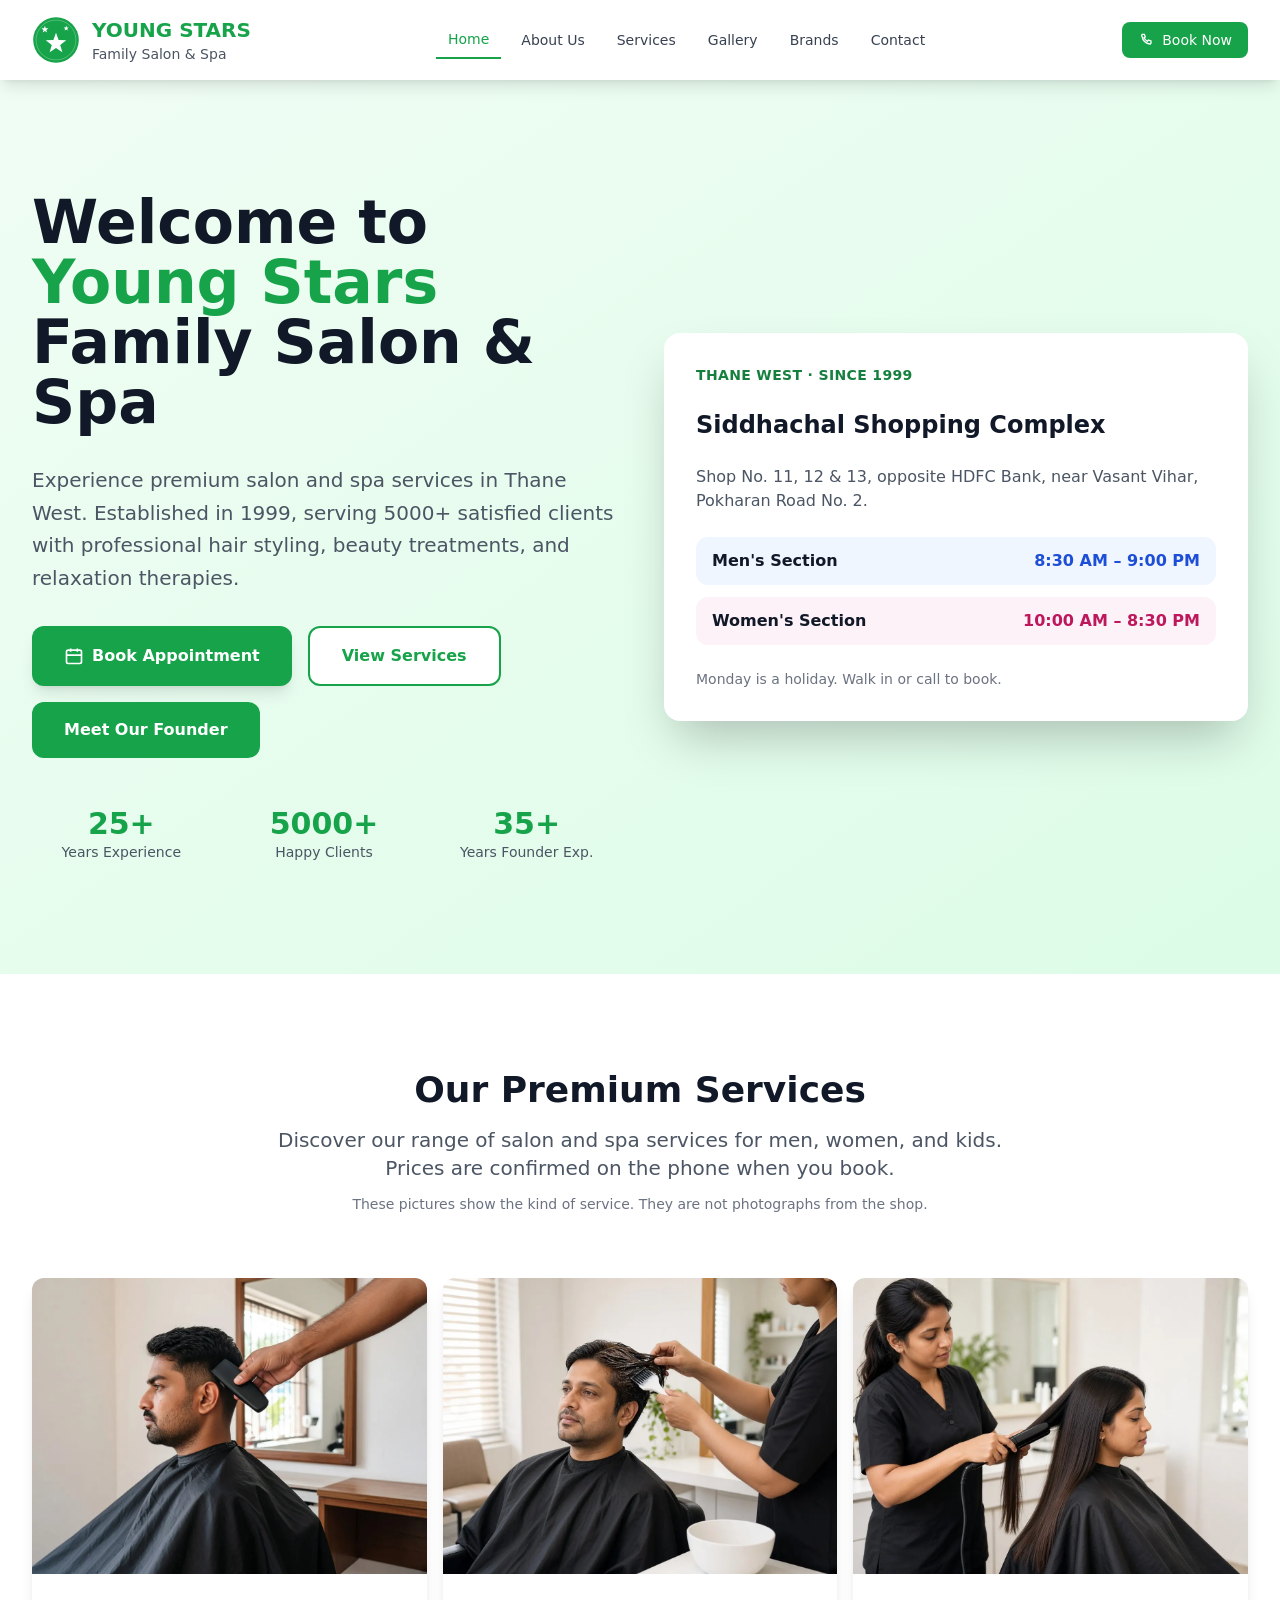
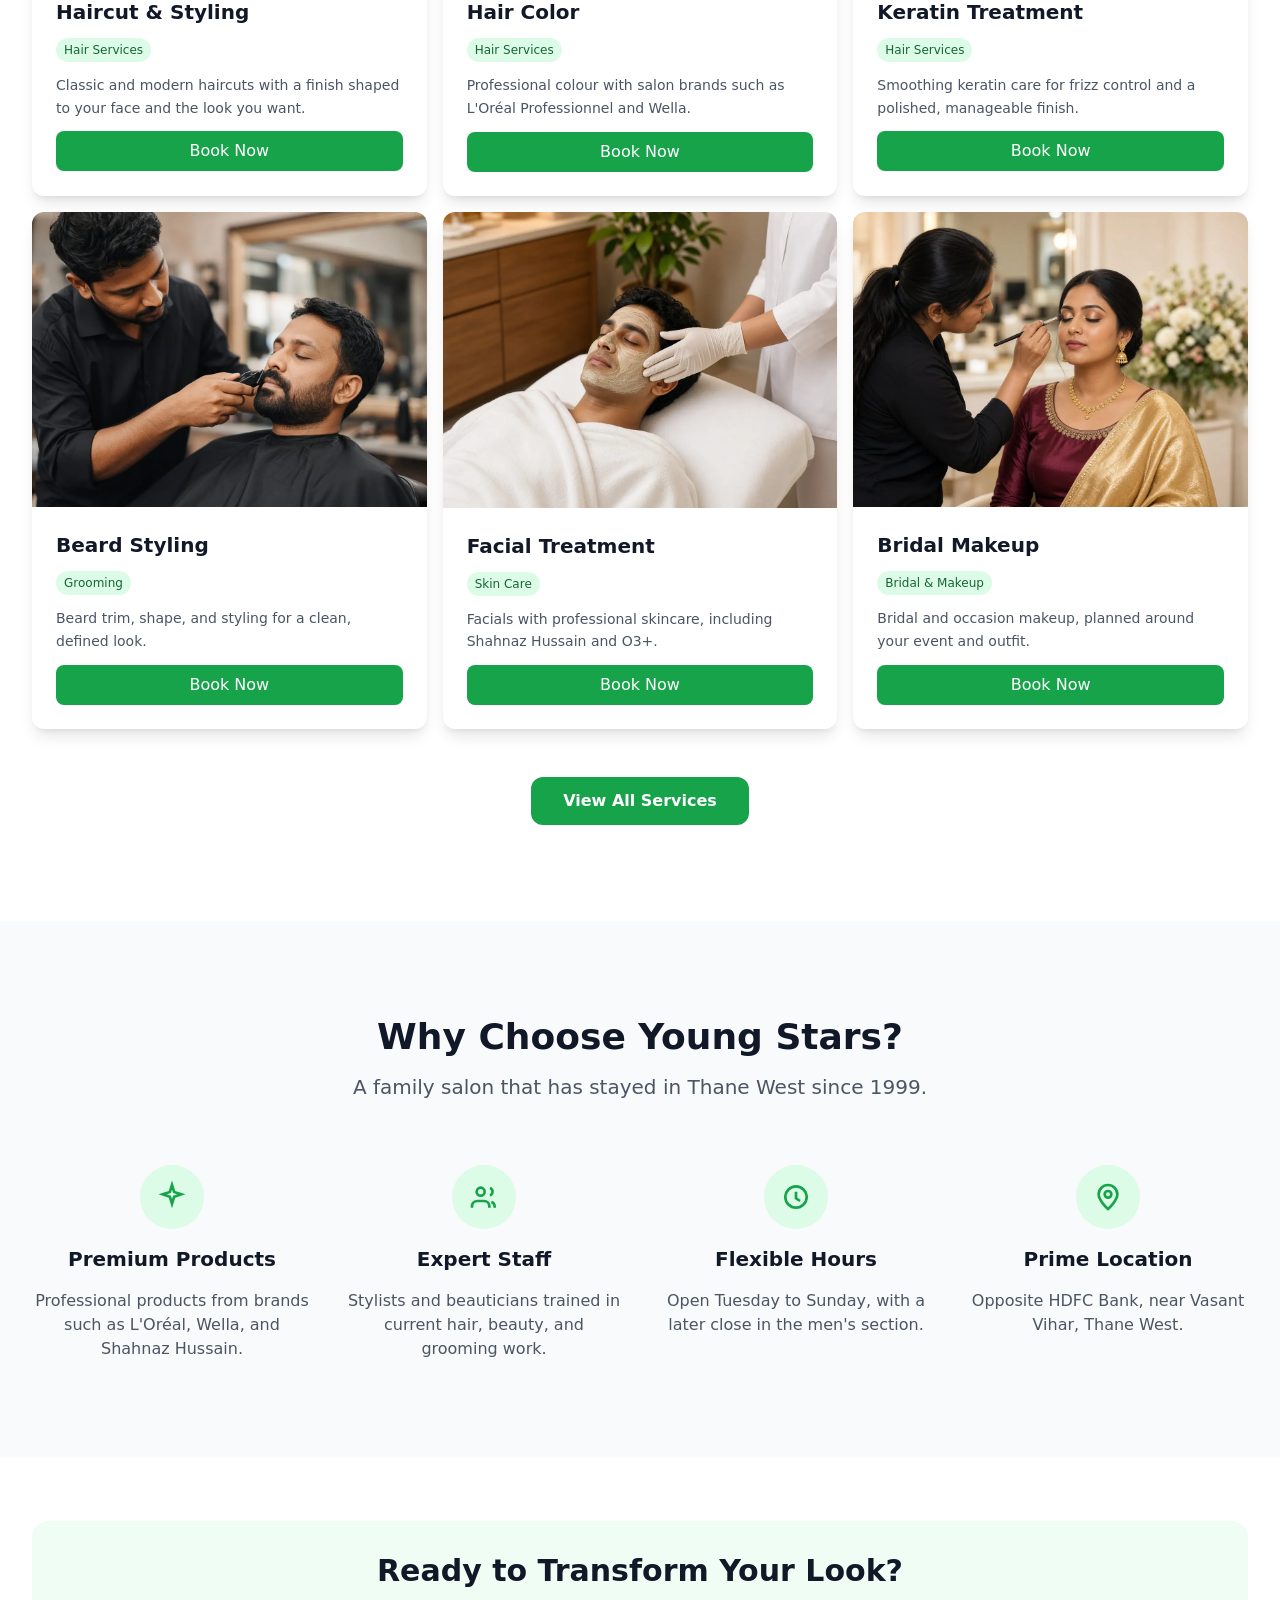
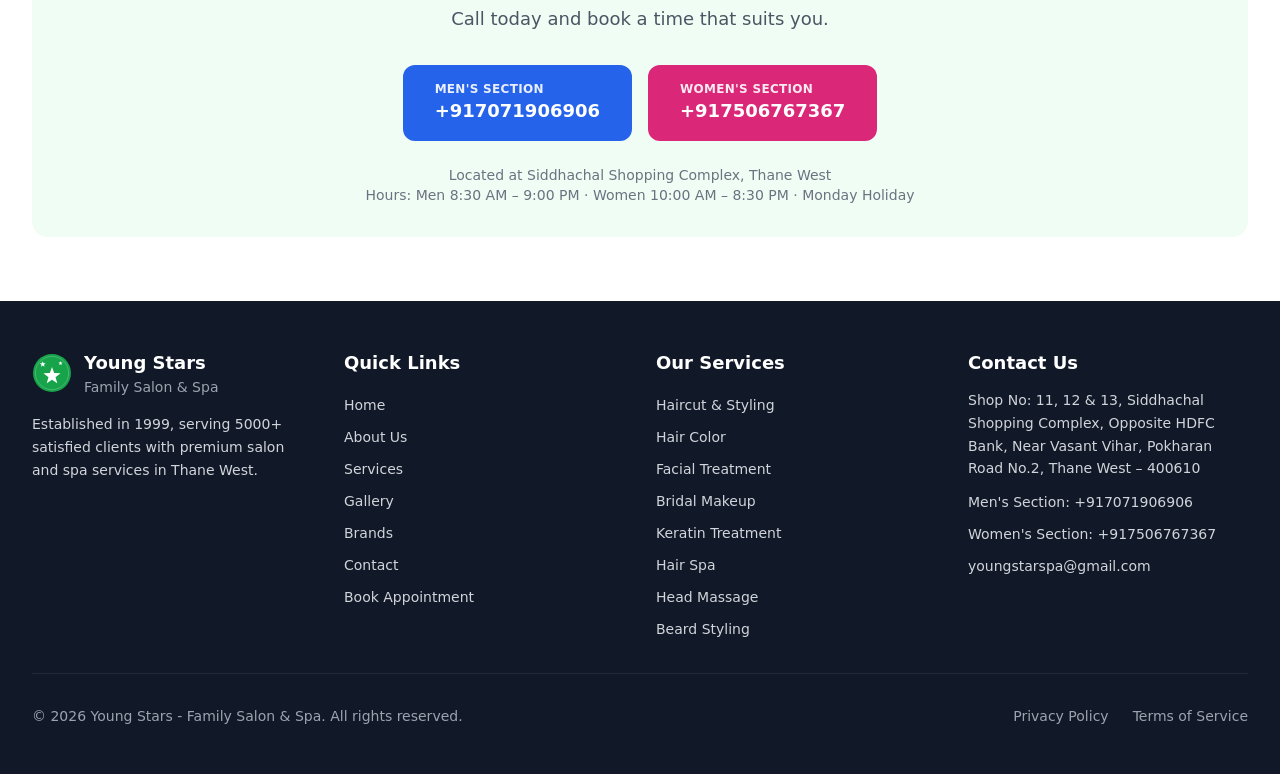
<file: index.html>
<!doctype html>

<html lang="en">

<head>

  <meta charset="utf-8">

  <meta name="viewport" content="width=device-width, initial-scale=1">

  <title>Young Stars – Budget Family Salon in Thane West | Men, Women &amp; Kids</title>

  <meta name="description" content="Young Stars is a budget-friendly family salon in Thane West offering haircuts, grooming, spa and beauty services for men, women and kids near Hiranandani Meadows, Vasant Vihar and Ghodbunder Road.">

  <meta name="keywords" content="Young Stars family salon, Family salon in Thane West, Budget family salon Thane West, Unisex salon in Thane West, Salon near Pokharan Road">

  <meta name="author" content="Young Stars Family Salon & Spa">

  <meta name="robots" content="index, follow">

  <link rel="canonical" href="https://youngstars.salon/">

  <meta property="og:title" content="Young Stars – Budget Family Salon in Thane West | Men, Women &amp; Kids">

  <meta property="og:description" content="Young Stars is a budget-friendly family salon in Thane West offering haircuts, grooming, spa and beauty services for men, women and kids near Hiranandani Meadows, Vasant Vihar and Ghodbunder Road.">

  <meta property="og:type" content="website">

  <meta property="og:url" content="https://youngstars.salon/">

  <meta property="og:site_name" content="Young Stars Family Salon & Spa">

  <meta name="twitter:card" content="summary_large_image">

  <meta name="theme-color" content="#16a34a">

  <link rel="icon" href="favicon.svg" type="image/svg+xml">

  <link rel="manifest" href="manifest.webmanifest">

  <link rel="stylesheet" href="css/site.css">


  <script type="application/ld+json">{"@context":"https://schema.org","@type":"HairSalon","name":"Young Stars - Family Salon & Spa","description":"Budget family salon and spa in Thane West since 1999","url":"https://youngstars.salon","telephone":["+917071906906","+917506767367","+919821346856"],"email":"youngstarspa@gmail.com","address":{"@type":"PostalAddress","streetAddress":"Shop No: 11, 12 & 13, Siddhachal Shopping Complex, Opposite HDFC Bank, Near Vasant Vihar, Pokharan Road No.2","addressLocality":"Thane West","addressRegion":"Maharashtra","postalCode":"400610","addressCountry":"IN"},"openingHoursSpecification":[{"@type":"OpeningHoursSpecification","dayOfWeek":["Tuesday","Wednesday","Thursday","Friday","Saturday","Sunday"],"opens":"08:30","closes":"21:00"}],"foundingDate":"1999"}</script>

</head>

<body class="min-h-screen flex flex-col bg-white text-gray-900">

<header class="bg-white shadow-lg sticky top-0 z-50">

  <div class="max-w-7xl mx-auto px-4 sm:px-6 lg:px-8">

    <div class="flex justify-between items-center py-4 gap-3">

      <a href="index.html" class="flex items-center gap-2 sm:gap-3 min-w-0">

        <svg class="w-12 h-12 shrink-0" viewBox="0 0 80 80" aria-hidden="true"><circle cx="40" cy="40" r="38" fill="#16a34a"/><circle cx="40" cy="40" r="33.25" fill="none" stroke="#fff" stroke-opacity=".35" stroke-width="1.25"/><path fill="#fff" d="M40 28l4.35 12.01 12.77.43-10.08 7.85 3.54 12.27L40 53.4l-10.58 7.16 3.54-12.27-10.08-7.85 12.77-.43z"/><path fill="#fff" d="M21.5 16.3l1.5 4.14 4.4.14-3.47 2.71 1.21 4.23L21.5 25.05l-3.64 2.47 1.21-4.23-3.47-2.71 4.4-.14z"/><path fill="#fff" d="M57 15.9l1.12 3.06 3.25.12-2.56 2.01.89 3.13L57 22.4l-2.7 1.82.89-3.13-2.56-2.01 3.25-.12z"/></svg>

        <span class="min-w-0">

          <span class="block text-base sm:text-xl font-bold text-green-600 uppercase whitespace-nowrap">Young Stars</span>

          <span class="block text-xs sm:text-sm text-gray-600">Family Salon &amp; Spa</span>

        </span>

      </a>

      <nav class="hidden lg:flex items-center gap-2" aria-label="Primary"><a href="index.html" class="px-3 py-2 text-sm font-medium transition-colors text-green-600 border-b-2 border-green-600">Home</a><a href="about/" class="px-3 py-2 text-sm font-medium transition-colors text-gray-700 hover:text-green-600">About Us</a><a href="services/" class="px-3 py-2 text-sm font-medium transition-colors text-gray-700 hover:text-green-600">Services</a><a href="gallery/" class="px-3 py-2 text-sm font-medium transition-colors text-gray-700 hover:text-green-600">Gallery</a><a href="brands/" class="px-3 py-2 text-sm font-medium transition-colors text-gray-700 hover:text-green-600">Brands</a><a href="contact/" class="px-3 py-2 text-sm font-medium transition-colors text-gray-700 hover:text-green-600">Contact</a></nav>

      <div class="flex items-center gap-2">

        <div class="relative">

          <button type="button" data-book-toggle class="inline-flex items-center px-4 py-2 bg-green-600 text-white text-sm font-medium rounded-lg hover:bg-green-700" aria-haspopup="true"><svg class="w-4 h-4" viewBox="0 0 24 24" fill="none" stroke="currentColor" stroke-width="2" aria-hidden="true"><path d="M6.5 3.5h3l1.5 4-2 1.2a12 12 0 0 0 5.3 5.3l1.2-2 4 1.5v3A2 2 0 0 1 17.5 18 14.5 14.5 0 0 1 6 6.5a2 2 0 0 1 .5-3z"/></svg><span class="ml-2">Book Now</span></button>

          <div data-book-menu class="hidden absolute right-0 top-full mt-2 w-64 bg-white rounded-lg shadow-xl border border-gray-200 z-50 p-2">

    <a href="tel:+917071906906" class="flex items-center justify-between gap-3 px-3 py-2 rounded-md hover:bg-gray-50 text-sm text-gray-900"><span>Men's Section</span><span class="font-semibold text-blue-600">+91 7071906906</span></a>

    <a href="tel:+917506767367" class="flex items-center justify-between gap-3 px-3 py-2 rounded-md hover:bg-gray-50 text-sm text-gray-900"><span>Women's Section</span><span class="font-semibold text-pink-600">+91 7506767367</span></a>

    <a href="tel:+919821346856" class="flex items-center justify-between gap-3 px-3 py-2 rounded-md hover:bg-gray-50 text-sm text-gray-900"><span>Mr. Jayendra</span><span class="font-semibold text-green-600">+91 9821346856</span></a>

  </div>

        </div>

        <button type="button" data-nav-toggle class="lg:hidden p-2 text-gray-700" aria-label="Open menu" aria-expanded="false"><svg data-icon-open class="w-6 h-6" viewBox="0 0 24 24" fill="none" stroke="currentColor" stroke-width="2" aria-hidden="true"><path d="M4 7h16M4 12h16M4 17h16"/></svg><svg data-icon-close class="w-6 h-6 hidden" viewBox="0 0 24 24" fill="none" stroke="currentColor" stroke-width="2" aria-hidden="true"><path d="M6 6l12 12M18 6L6 18"/></svg></button>

      </div>

    </div>

    <div data-mobile-nav class="hidden lg:hidden border-t border-gray-200 py-4 space-y-1"><a href="index.html" class="block px-4 py-2 text-base font-medium text-green-600 bg-green-50">Home</a><a href="about/" class="block px-4 py-2 text-base font-medium text-gray-700 hover:text-green-600 hover:bg-gray-50">About Us</a><a href="services/" class="block px-4 py-2 text-base font-medium text-gray-700 hover:text-green-600 hover:bg-gray-50">Services</a><a href="gallery/" class="block px-4 py-2 text-base font-medium text-gray-700 hover:text-green-600 hover:bg-gray-50">Gallery</a><a href="brands/" class="block px-4 py-2 text-base font-medium text-gray-700 hover:text-green-600 hover:bg-gray-50">Brands</a><a href="contact/" class="block px-4 py-2 text-base font-medium text-gray-700 hover:text-green-600 hover:bg-gray-50">Contact</a></div>

  </div>

</header>

<main class="flex-grow">



<section class="bg-gradient-to-br from-green-50 to-green-100 py-16 lg:py-28">

  <div class="max-w-7xl mx-auto px-4 sm:px-6 lg:px-8 grid lg:grid-cols-2 gap-12 items-center">

    <div class="space-y-8">

      <h1 class="text-4xl lg:text-6xl font-bold text-gray-900 leading-tight">Welcome to <span class="block sm:inline text-green-600 whitespace-nowrap">Young Stars</span><br>Family Salon &amp; Spa</h1>

      <p class="text-xl text-gray-600 leading-relaxed">Experience premium salon and spa services in Thane West. Established in 1999, serving 5000+ satisfied clients with professional hair styling, beauty treatments, and relaxation therapies.</p>

      <div class="flex flex-col sm:flex-row flex-wrap gap-4">

        <a href="book-appointment/" class="inline-flex items-center justify-center px-8 py-4 bg-green-600 text-white font-semibold rounded-xl hover:bg-green-700 shadow-lg"><svg class="w-5 h-5 mr-2" viewBox="0 0 24 24" fill="none" stroke="currentColor" stroke-width="2" aria-hidden="true"><rect x="3" y="5" width="18" height="16" rx="2"/><path d="M16 3v4M8 3v4M3 11h18"/></svg>Book Appointment</a>

        <a href="services/" class="inline-flex items-center justify-center px-8 py-4 bg-white text-green-600 font-semibold rounded-xl border-2 border-green-600 hover:bg-green-50">View Services</a>

        <a href="founder/" class="inline-flex items-center justify-center px-8 py-4 bg-green-600 text-white font-semibold rounded-xl hover:bg-green-700">Meet Our Founder</a>

      </div>

      <div class="stat-grid grid grid-cols-3 pt-4 text-center">

        <div><p class="stat-num font-bold text-green-600">25+</p><p class="stat-label text-gray-600">Years Experience</p></div>

        <div><p class="stat-num font-bold text-green-600">5000+</p><p class="stat-label text-gray-600">Happy Clients</p></div>

        <div><p class="stat-num font-bold text-green-600">35+</p><p class="stat-label text-gray-600">Years Founder Exp.</p></div>

      </div>

    </div>

    <aside class="bg-white rounded-2xl shadow-2xl p-8 space-y-6">

      <p class="text-sm font-semibold uppercase tracking-wide text-green-700">Thane West · Since 1999</p>

      <h2 class="text-2xl font-bold text-gray-900">Siddhachal Shopping Complex</h2>

      <p class="text-gray-600">Shop No. 11, 12 &amp; 13, opposite HDFC Bank, near Vasant Vihar, Pokharan Road No. 2.</p>

      <div class="space-y-3">

        <a href="tel:+917071906906" class="flex flex-wrap items-center justify-between gap-2 rounded-xl bg-blue-50 px-4 py-3"><span class="font-semibold">Men's Section</span><span class="text-blue-700 font-bold">8:30 AM – 9:00 PM</span></a>

        <a href="tel:+917506767367" class="flex flex-wrap items-center justify-between gap-2 rounded-xl bg-pink-50 px-4 py-3"><span class="font-semibold">Women's Section</span><span class="text-pink-700 font-bold">10:00 AM – 8:30 PM</span></a>

      </div>

      <p class="text-sm text-gray-500">Monday is a holiday. Walk in or call to book.</p>

    </aside>

  </div>

</section>

<section class="py-16 lg:py-24 bg-white">

  <div class="max-w-7xl mx-auto px-4 sm:px-6 lg:px-8">

    <div class="text-center mb-16">

      <h2 class="text-3xl lg:text-4xl font-bold mb-4">Our Premium Services</h2>

      <p class="text-xl text-gray-600 max-w-3xl mx-auto">Discover our range of salon and spa services for men, women, and kids. Prices are confirmed on the phone when you book.</p>
      <p class="text-sm text-gray-500 max-w-3xl mx-auto mt-3">These pictures show the kind of service. They are not photographs from the shop.</p>

    </div>

    <div data-home-services><div class="service-scroller flex gap-4 overflow-x-auto snap-x snap-mandatory md:grid md:grid-cols-2 lg:grid-cols-3 md:overflow-visible"><div class="snap-start shrink-0 w-[85%] sm:w-[70%] md:w-auto"><article class="bg-white rounded-xl shadow-lg hover:shadow-xl transition-shadow overflow-hidden h-full">
    <img src="assets/services/mens-haircut.webp" alt="A barber finishing a men's haircut" class="service-photo" width="1200" height="900">
    <div class="p-6 space-y-3">

      <h3 class="text-xl font-bold text-gray-900">Haircut &amp; Styling</h3>

      <span class="inline-block px-2 py-1 bg-green-100 text-green-800 text-xs font-medium rounded-full">Hair Services</span>

      <p class="text-gray-600 text-sm leading-relaxed">Classic and modern haircuts with a finish shaped to your face and the look you want.</p>

      <a href="tel:+917071906906" class="block w-full mt-4 bg-green-600 text-white py-2 px-4 rounded-lg font-medium text-center hover:bg-green-700">Book Now</a>

    </div>

  </article></div><div class="snap-start shrink-0 w-[85%] sm:w-[70%] md:w-auto"><article class="bg-white rounded-xl shadow-lg hover:shadow-xl transition-shadow overflow-hidden h-full">
    <img src="assets/services/mens-color.webp" alt="Hair colour being applied in the men's section" class="service-photo" width="1200" height="900">
    <div class="p-6 space-y-3">

      <h3 class="text-xl font-bold text-gray-900">Hair Color</h3>

      <span class="inline-block px-2 py-1 bg-green-100 text-green-800 text-xs font-medium rounded-full">Hair Services</span>

      <p class="text-gray-600 text-sm leading-relaxed">Professional colour with salon brands such as L&#39;Oréal Professionnel and Wella.</p>

      <a href="tel:+917071906906" class="block w-full mt-4 bg-green-600 text-white py-2 px-4 rounded-lg font-medium text-center hover:bg-green-700">Book Now</a>

    </div>

  </article></div><div class="snap-start shrink-0 w-[85%] sm:w-[70%] md:w-auto"><article class="bg-white rounded-xl shadow-lg hover:shadow-xl transition-shadow overflow-hidden h-full">
    <img src="assets/services/womens-keratin.webp" alt="A keratin smoothing treatment on long hair" class="service-photo" width="1200" height="900">
    <div class="p-6 space-y-3">

      <h3 class="text-xl font-bold text-gray-900">Keratin Treatment</h3>

      <span class="inline-block px-2 py-1 bg-green-100 text-green-800 text-xs font-medium rounded-full">Hair Services</span>

      <p class="text-gray-600 text-sm leading-relaxed">Smoothing keratin care for frizz control and a polished, manageable finish.</p>

      <a href="tel:+917506767367" class="block w-full mt-4 bg-green-600 text-white py-2 px-4 rounded-lg font-medium text-center hover:bg-green-700">Book Now</a>

    </div>

  </article></div><div class="snap-start shrink-0 w-[85%] sm:w-[70%] md:w-auto"><article class="bg-white rounded-xl shadow-lg hover:shadow-xl transition-shadow overflow-hidden h-full">
    <img src="assets/services/mens-beard.webp" alt="A barber shaping a man's beard" class="service-photo" width="1200" height="900">
    <div class="p-6 space-y-3">

      <h3 class="text-xl font-bold text-gray-900">Beard Styling</h3>

      <span class="inline-block px-2 py-1 bg-green-100 text-green-800 text-xs font-medium rounded-full">Grooming</span>

      <p class="text-gray-600 text-sm leading-relaxed">Beard trim, shape, and styling for a clean, defined look.</p>

      <a href="tel:+917071906906" class="block w-full mt-4 bg-green-600 text-white py-2 px-4 rounded-lg font-medium text-center hover:bg-green-700">Book Now</a>

    </div>

  </article></div><div class="snap-start shrink-0 w-[85%] sm:w-[70%] md:w-auto"><article class="bg-white rounded-xl shadow-lg hover:shadow-xl transition-shadow overflow-hidden h-full">
    <img src="assets/services/mens-facial.webp" alt="A facial treatment in the men's section" class="service-photo" width="1200" height="900">
    <div class="p-6 space-y-3">

      <h3 class="text-xl font-bold text-gray-900">Facial Treatment</h3>

      <span class="inline-block px-2 py-1 bg-green-100 text-green-800 text-xs font-medium rounded-full">Skin Care</span>

      <p class="text-gray-600 text-sm leading-relaxed">Facials with professional skincare, including Shahnaz Hussain and O3+.</p>

      <a href="tel:+917071906906" class="block w-full mt-4 bg-green-600 text-white py-2 px-4 rounded-lg font-medium text-center hover:bg-green-700">Book Now</a>

    </div>

  </article></div><div class="snap-start shrink-0 w-[85%] sm:w-[70%] md:w-auto"><article class="bg-white rounded-xl shadow-lg hover:shadow-xl transition-shadow overflow-hidden h-full">
    <img src="assets/services/womens-bridal.webp" alt="Bridal makeup being applied" class="service-photo" width="1200" height="900">
    <div class="p-6 space-y-3">

      <h3 class="text-xl font-bold text-gray-900">Bridal Makeup</h3>

      <span class="inline-block px-2 py-1 bg-green-100 text-green-800 text-xs font-medium rounded-full">Bridal &amp; Makeup</span>

      <p class="text-gray-600 text-sm leading-relaxed">Bridal and occasion makeup, planned around your event and outfit.</p>

      <a href="tel:+917506767367" class="block w-full mt-4 bg-green-600 text-white py-2 px-4 rounded-lg font-medium text-center hover:bg-green-700">Book Now</a>

    </div>

  </article></div></div></div>

    <div class="text-center mt-12"><a href="services/" class="inline-flex px-8 py-3 bg-green-600 text-white font-semibold rounded-xl hover:bg-green-700">View All Services</a></div>

  </div>

</section>

<section class="py-16 lg:py-24 bg-gray-50">

  <div class="max-w-7xl mx-auto px-4 sm:px-6 lg:px-8">

    <div class="text-center mb-16">

      <h2 class="text-3xl lg:text-4xl font-bold mb-4">Why Choose Young Stars?</h2>

      <p class="text-xl text-gray-600 max-w-3xl mx-auto">A family salon that has stayed in Thane West since 1999.</p>

    </div>

    <div class="grid md:grid-cols-2 lg:grid-cols-4 gap-8 text-center">

      <div class="space-y-4"><div class="w-16 h-16 bg-green-100 rounded-full flex items-center justify-center mx-auto"><svg class="w-8 h-8 text-green-600" viewBox="0 0 24 24" fill="none" stroke="currentColor" stroke-width="2" aria-hidden="true"><path d="M12 3l1.6 5.2L19 10l-5.4 1.8L12 17l-1.6-5.2L5 10l5.4-1.8L12 3z"/></svg></div><h3 class="text-xl font-bold">Premium Products</h3><p class="text-gray-600">Professional products from brands such as L'Oréal, Wella, and Shahnaz Hussain.</p></div>

      <div class="space-y-4"><div class="w-16 h-16 bg-green-100 rounded-full flex items-center justify-center mx-auto"><svg class="w-8 h-8 text-green-600" viewBox="0 0 24 24" fill="none" stroke="currentColor" stroke-width="2" aria-hidden="true"><path d="M16 20v-1a4 4 0 0 0-4-4H7a4 4 0 0 0-4 4v1"/><circle cx="9.5" cy="8" r="3"/><path d="M20 20v-1a3.5 3.5 0 0 0-2.5-3.3"/><path d="M16.5 5.2a3 3 0 0 1 0 5.6"/></svg></div><h3 class="text-xl font-bold">Expert Staff</h3><p class="text-gray-600">Stylists and beauticians trained in current hair, beauty, and grooming work.</p></div>

      <div class="space-y-4"><div class="w-16 h-16 bg-green-100 rounded-full flex items-center justify-center mx-auto"><svg class="w-8 h-8 text-green-600" viewBox="0 0 24 24" fill="none" stroke="currentColor" stroke-width="2" aria-hidden="true"><circle cx="12" cy="12" r="8"/><path d="M12 8v5l3 2"/></svg></div><h3 class="text-xl font-bold">Flexible Hours</h3><p class="text-gray-600">Open Tuesday to Sunday, with a later close in the men's section.</p></div>

      <div class="space-y-4"><div class="w-16 h-16 bg-green-100 rounded-full flex items-center justify-center mx-auto"><svg class="w-8 h-8 text-green-600" viewBox="0 0 24 24" fill="none" stroke="currentColor" stroke-width="2" aria-hidden="true"><path d="M12 21s7-6.2 7-11a7 7 0 1 0-14 0c0 4.8 7 11 7 11z"/><circle cx="12" cy="10" r="2.5"/></svg></div><h3 class="text-xl font-bold">Prime Location</h3><p class="text-gray-600">Opposite HDFC Bank, near Vasant Vihar, Thane West.</p></div>

    </div>

  </div>

</section>

<section class="py-16">

  <div class="max-w-7xl mx-auto px-4 sm:px-6 lg:px-8">

    <div class="bg-green-50 rounded-2xl p-8 text-center">

      <h2 class="text-3xl font-bold text-gray-900 mb-4">Ready to Transform Your Look?</h2>

      <p class="text-lg text-gray-600 mb-8">Call today and book a time that suits you.</p>

      <div class="flex flex-col sm:flex-row gap-4 justify-center">

        <a href="tel:+917071906906" class="inline-flex items-center justify-center px-8 py-4 bg-blue-600 text-white font-semibold rounded-xl hover:bg-blue-700"><span class="text-left"><span class="block text-xs uppercase tracking-wide opacity-90">Men's Section</span><span class="block text-lg font-bold">+917071906906</span></span></a>

        <a href="tel:+917506767367" class="inline-flex items-center justify-center px-8 py-4 bg-pink-600 text-white font-semibold rounded-xl hover:bg-pink-700"><span class="text-left"><span class="block text-xs uppercase tracking-wide opacity-90">Women's Section</span><span class="block text-lg font-bold">+917506767367</span></span></a>

      </div>

      <p class="mt-6 text-sm text-gray-500">Located at Siddhachal Shopping Complex, Thane West</p>

      <p class="text-sm text-gray-500">Hours: Men 8:30 AM – 9:00 PM · Women 10:00 AM – 8:30 PM · Monday Holiday</p>

    </div>

  </div>

</section>

</main>

<footer class="bg-gray-900 text-white mt-auto">

  <div class="max-w-7xl mx-auto px-4 sm:px-6 lg:px-8 py-12">

    <div class="grid grid-cols-1 md:grid-cols-2 lg:grid-cols-4 gap-8">

      <div class="space-y-4">

        <div class="flex items-center gap-3">

          <svg class="w-10 h-10 shrink-0" viewBox="0 0 80 80" aria-hidden="true"><circle cx="40" cy="40" r="38" fill="#16a34a"/><circle cx="40" cy="40" r="33.25" fill="none" stroke="#fff" stroke-opacity=".35" stroke-width="1.25"/><path fill="#fff" d="M40 28l4.35 12.01 12.77.43-10.08 7.85 3.54 12.27L40 53.4l-10.58 7.16 3.54-12.27-10.08-7.85 12.77-.43z"/><path fill="#fff" d="M21.5 16.3l1.5 4.14 4.4.14-3.47 2.71 1.21 4.23L21.5 25.05l-3.64 2.47 1.21-4.23-3.47-2.71 4.4-.14z"/><path fill="#fff" d="M57 15.9l1.12 3.06 3.25.12-2.56 2.01.89 3.13L57 22.4l-2.7 1.82.89-3.13-2.56-2.01 3.25-.12z"/></svg>

          <div><p class="text-lg font-bold">Young Stars</p><p class="text-sm text-gray-400">Family Salon &amp; Spa</p></div>

        </div>

        <p class="text-gray-300 text-sm leading-relaxed">Established in 1999, serving 5000+ satisfied clients with premium salon and spa services in Thane West.</p>

      </div>

      <div>

        <h2 class="text-lg font-semibold mb-4">Quick Links</h2>

        <ul class="space-y-2"><li><a class="text-gray-300 hover:text-white text-sm" href="index.html">Home</a></li><li><a class="text-gray-300 hover:text-white text-sm" href="about/">About Us</a></li><li><a class="text-gray-300 hover:text-white text-sm" href="services/">Services</a></li><li><a class="text-gray-300 hover:text-white text-sm" href="gallery/">Gallery</a></li><li><a class="text-gray-300 hover:text-white text-sm" href="brands/">Brands</a></li><li><a class="text-gray-300 hover:text-white text-sm" href="contact/">Contact</a></li><li><a class="text-gray-300 hover:text-white text-sm" href="book-appointment/">Book Appointment</a></li></ul>

      </div>

      <div>

        <h2 class="text-lg font-semibold mb-4">Our Services</h2>

        <ul class="space-y-2"><li><a class="text-gray-300 hover:text-white text-sm" href="services/">Haircut & Styling</a></li><li><a class="text-gray-300 hover:text-white text-sm" href="services/">Hair Color</a></li><li><a class="text-gray-300 hover:text-white text-sm" href="services/">Facial Treatment</a></li><li><a class="text-gray-300 hover:text-white text-sm" href="services/">Bridal Makeup</a></li><li><a class="text-gray-300 hover:text-white text-sm" href="services/">Keratin Treatment</a></li><li><a class="text-gray-300 hover:text-white text-sm" href="services/">Hair Spa</a></li><li><a class="text-gray-300 hover:text-white text-sm" href="services/">Head Massage</a></li><li><a class="text-gray-300 hover:text-white text-sm" href="services/">Beard Styling</a></li></ul>

      </div>

      <div class="space-y-3">

        <h2 class="text-lg font-semibold">Contact Us</h2>

        <p class="text-gray-300 text-sm leading-relaxed">Shop No: 11, 12 &amp; 13, Siddhachal Shopping Complex, Opposite HDFC Bank, Near Vasant Vihar, Pokharan Road No.2, Thane West – 400610</p>

        <p class="text-gray-300 text-sm">Men's Section: <a class="hover:text-white" href="tel:+917071906906">+917071906906</a></p>

        <p class="text-gray-300 text-sm">Women's Section: <a class="hover:text-white" href="tel:+917506767367">+917506767367</a></p>

        <p class="text-sm"><a class="text-gray-300 hover:text-white" href="mailto:youngstarspa@gmail.com">youngstarspa@gmail.com</a></p>

      </div>

    </div>

    <div class="border-t border-gray-800 mt-8 pt-8 flex flex-col md:flex-row justify-between gap-4 text-sm text-gray-400">

      <p>© <span data-year>2026</span> Young Stars - Family Salon &amp; Spa. All rights reserved.</p>

      <div class="flex gap-6">

        <a class="hover:text-white" href="privacy-policy/">Privacy Policy</a>

        <a class="hover:text-white" href="terms-of-service/">Terms of Service</a>

      </div>

    </div>

  </div>

</footer>

<script src="js/site.js"></script>

</body>

</html>
</file>
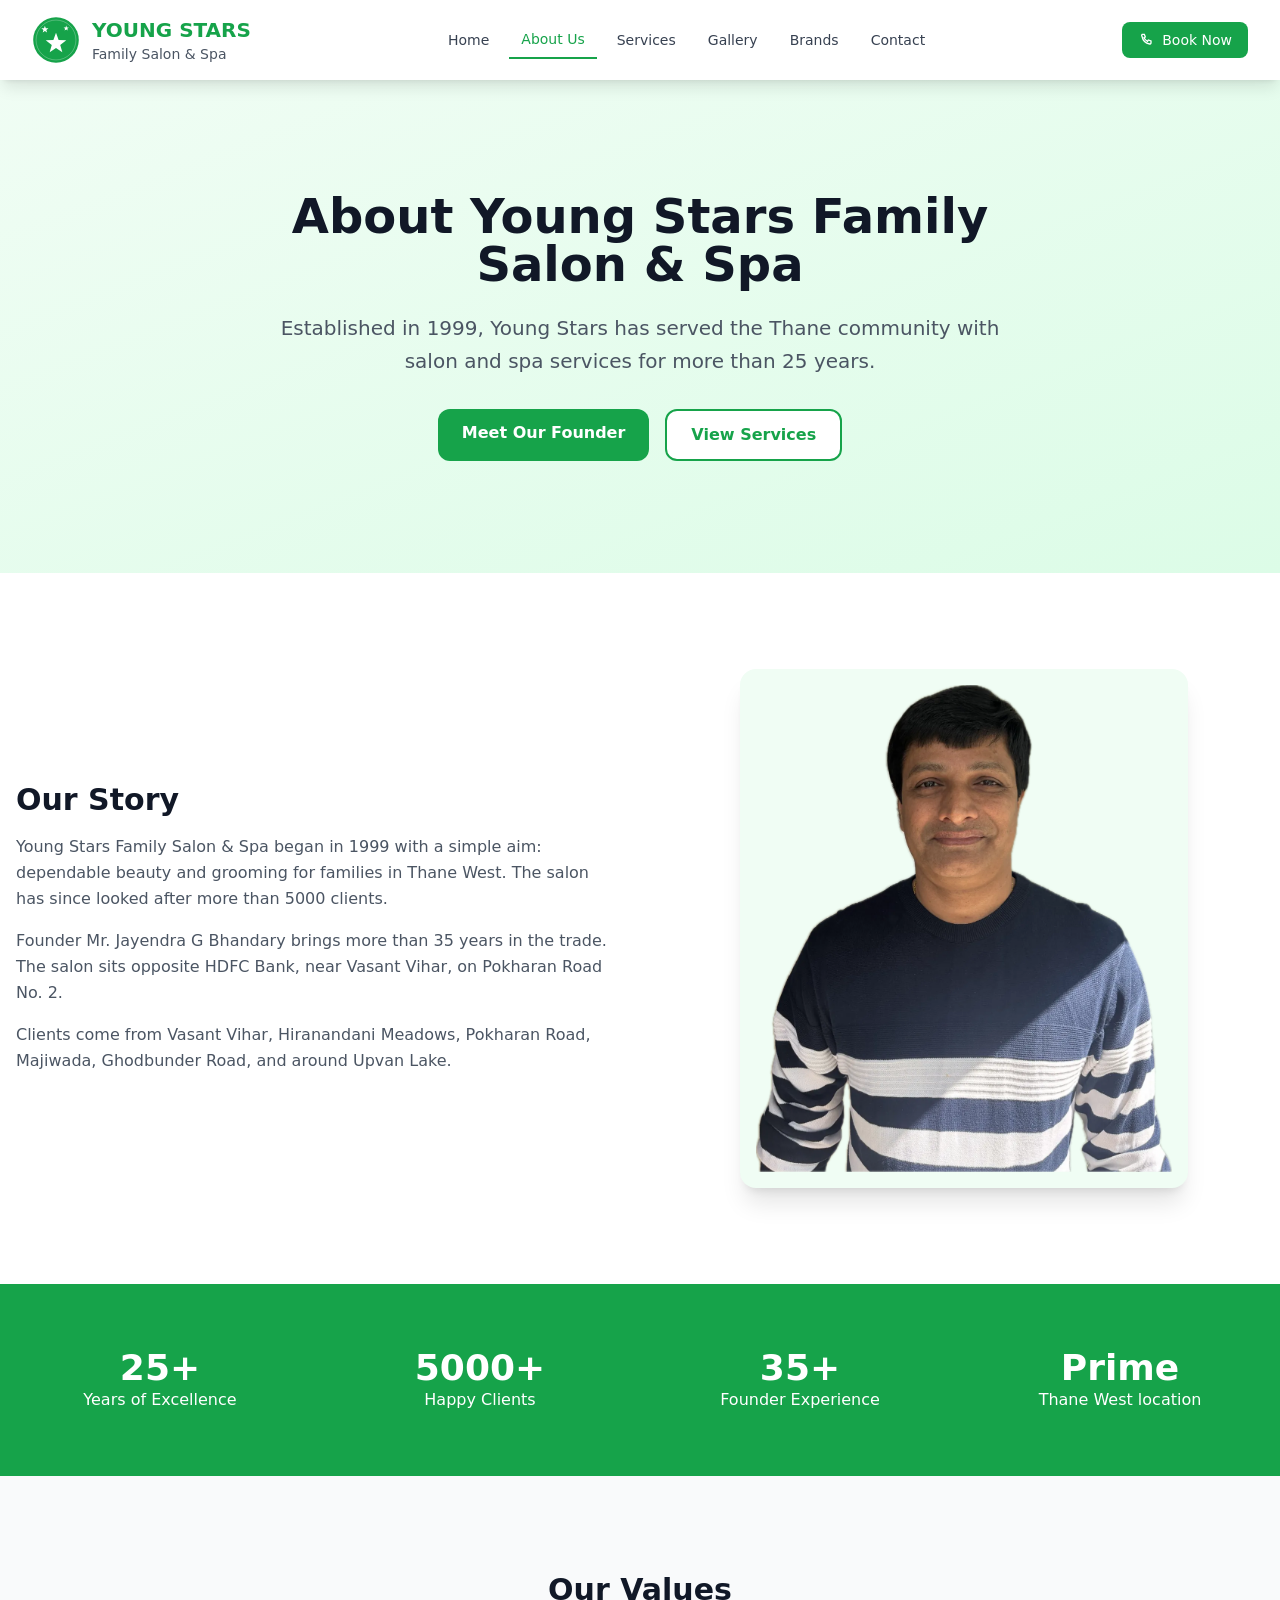
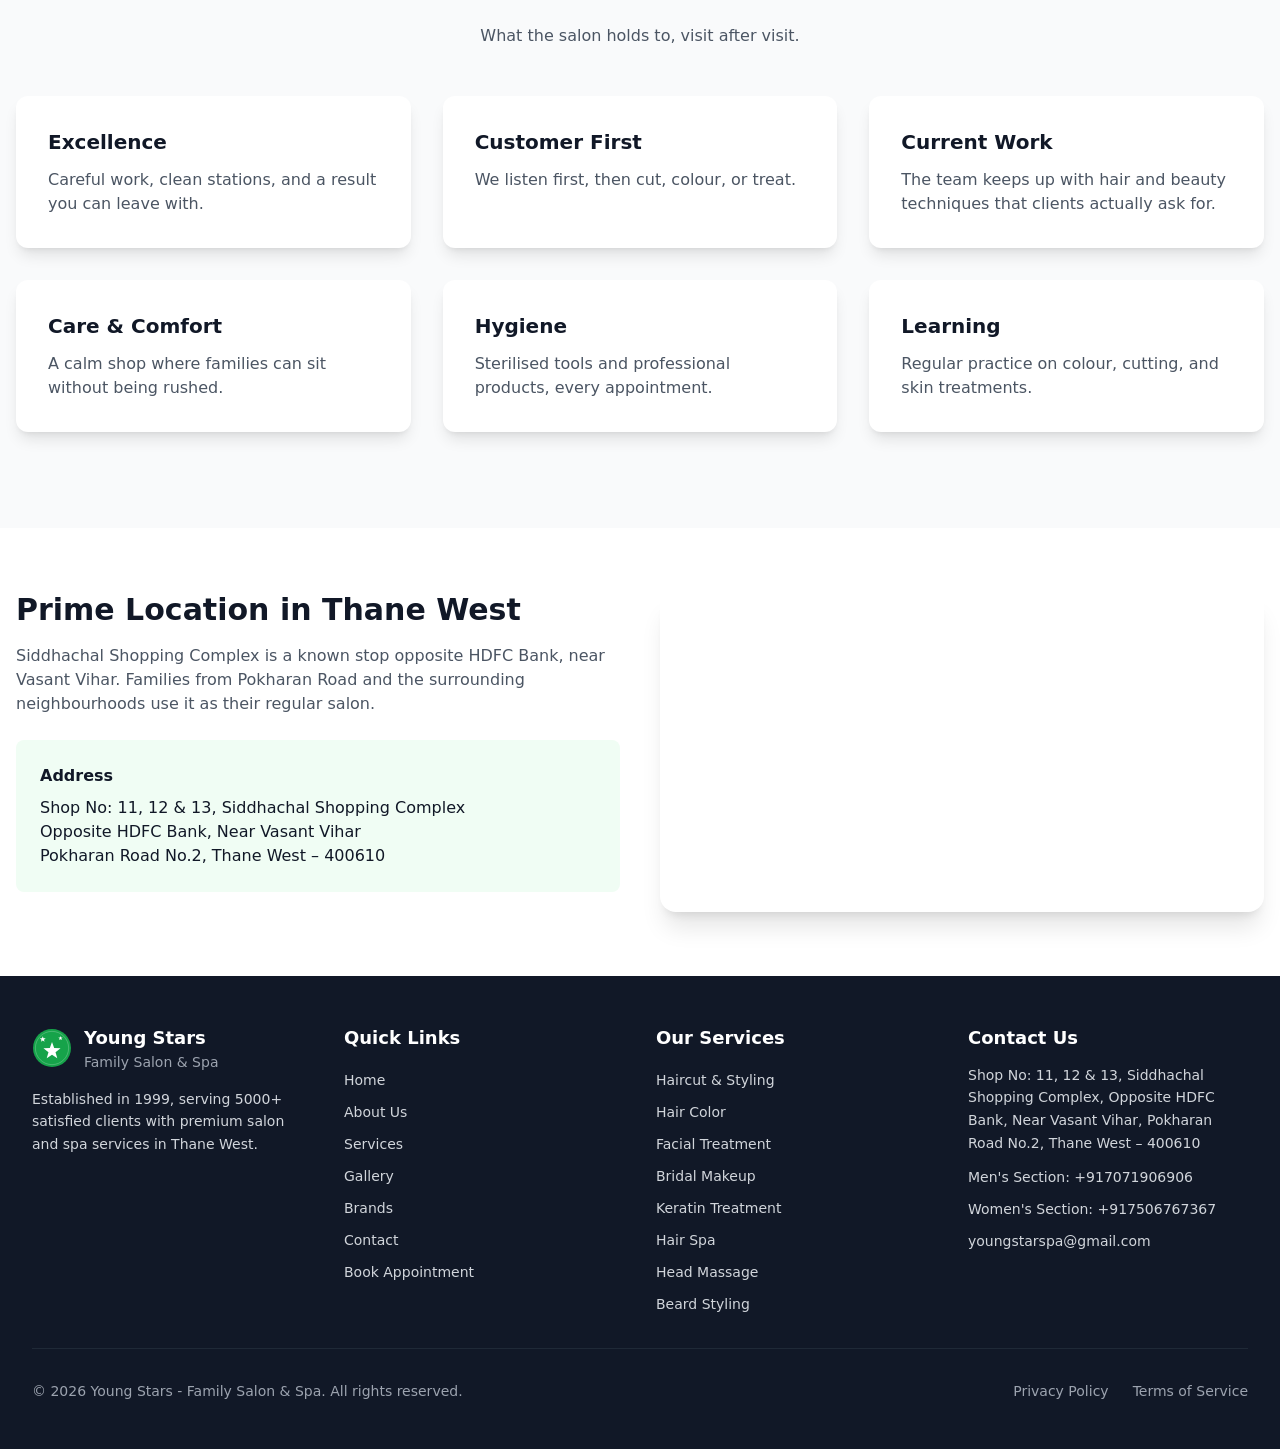
<file: about/index.html>
<!doctype html>

<html lang="en">

<head>

  <meta charset="utf-8">

  <meta name="viewport" content="width=device-width, initial-scale=1">

  <title>About Us - Young Stars Family Salon &amp; Spa | 25+ Years Experience</title>

  <meta name="description" content="Young Stars Family Salon &amp; Spa was established in 1999 and serves families in Thane West with hair, beauty, and spa services.">

  <meta name="keywords" content="about young stars salon, salon history thane, family salon thane west">

  <meta name="author" content="Young Stars Family Salon & Spa">

  <meta name="robots" content="index, follow">

  <link rel="canonical" href="https://youngstars.salon/about">

  <meta property="og:title" content="About Us - Young Stars Family Salon &amp; Spa | 25+ Years Experience">

  <meta property="og:description" content="Young Stars Family Salon &amp; Spa was established in 1999 and serves families in Thane West with hair, beauty, and spa services.">

  <meta property="og:type" content="website">

  <meta property="og:url" content="https://youngstars.salon/about">

  <meta property="og:site_name" content="Young Stars Family Salon & Spa">

  <meta name="twitter:card" content="summary_large_image">

  <meta name="theme-color" content="#16a34a">

  <link rel="icon" href="../favicon.svg" type="image/svg+xml">

  <link rel="manifest" href="../manifest.webmanifest">

  <link rel="stylesheet" href="../css/site.css">


  

</head>

<body class="min-h-screen flex flex-col bg-white text-gray-900">

<header class="bg-white shadow-lg sticky top-0 z-50">

  <div class="max-w-7xl mx-auto px-4 sm:px-6 lg:px-8">

    <div class="flex justify-between items-center py-4 gap-3">

      <a href="../index.html" class="flex items-center gap-2 sm:gap-3 min-w-0">

        <svg class="w-12 h-12 shrink-0" viewBox="0 0 80 80" aria-hidden="true"><circle cx="40" cy="40" r="38" fill="#16a34a"/><circle cx="40" cy="40" r="33.25" fill="none" stroke="#fff" stroke-opacity=".35" stroke-width="1.25"/><path fill="#fff" d="M40 28l4.35 12.01 12.77.43-10.08 7.85 3.54 12.27L40 53.4l-10.58 7.16 3.54-12.27-10.08-7.85 12.77-.43z"/><path fill="#fff" d="M21.5 16.3l1.5 4.14 4.4.14-3.47 2.71 1.21 4.23L21.5 25.05l-3.64 2.47 1.21-4.23-3.47-2.71 4.4-.14z"/><path fill="#fff" d="M57 15.9l1.12 3.06 3.25.12-2.56 2.01.89 3.13L57 22.4l-2.7 1.82.89-3.13-2.56-2.01 3.25-.12z"/></svg>

        <span class="min-w-0">

          <span class="block text-base sm:text-xl font-bold text-green-600 uppercase whitespace-nowrap">Young Stars</span>

          <span class="block text-xs sm:text-sm text-gray-600">Family Salon &amp; Spa</span>

        </span>

      </a>

      <nav class="hidden lg:flex items-center gap-2" aria-label="Primary"><a href="../index.html" class="px-3 py-2 text-sm font-medium transition-colors text-gray-700 hover:text-green-600">Home</a><a href="../about/" class="px-3 py-2 text-sm font-medium transition-colors text-green-600 border-b-2 border-green-600">About Us</a><a href="../services/" class="px-3 py-2 text-sm font-medium transition-colors text-gray-700 hover:text-green-600">Services</a><a href="../gallery/" class="px-3 py-2 text-sm font-medium transition-colors text-gray-700 hover:text-green-600">Gallery</a><a href="../brands/" class="px-3 py-2 text-sm font-medium transition-colors text-gray-700 hover:text-green-600">Brands</a><a href="../contact/" class="px-3 py-2 text-sm font-medium transition-colors text-gray-700 hover:text-green-600">Contact</a></nav>

      <div class="flex items-center gap-2">

        <div class="relative">

          <button type="button" data-book-toggle class="inline-flex items-center px-4 py-2 bg-green-600 text-white text-sm font-medium rounded-lg hover:bg-green-700" aria-haspopup="true"><svg class="w-4 h-4" viewBox="0 0 24 24" fill="none" stroke="currentColor" stroke-width="2" aria-hidden="true"><path d="M6.5 3.5h3l1.5 4-2 1.2a12 12 0 0 0 5.3 5.3l1.2-2 4 1.5v3A2 2 0 0 1 17.5 18 14.5 14.5 0 0 1 6 6.5a2 2 0 0 1 .5-3z"/></svg><span class="ml-2">Book Now</span></button>

          <div data-book-menu class="hidden absolute right-0 top-full mt-2 w-64 bg-white rounded-lg shadow-xl border border-gray-200 z-50 p-2">

    <a href="tel:+917071906906" class="flex items-center justify-between gap-3 px-3 py-2 rounded-md hover:bg-gray-50 text-sm text-gray-900"><span>Men's Section</span><span class="font-semibold text-blue-600">+91 7071906906</span></a>

    <a href="tel:+917506767367" class="flex items-center justify-between gap-3 px-3 py-2 rounded-md hover:bg-gray-50 text-sm text-gray-900"><span>Women's Section</span><span class="font-semibold text-pink-600">+91 7506767367</span></a>

    <a href="tel:+919821346856" class="flex items-center justify-between gap-3 px-3 py-2 rounded-md hover:bg-gray-50 text-sm text-gray-900"><span>Mr. Jayendra</span><span class="font-semibold text-green-600">+91 9821346856</span></a>

  </div>

        </div>

        <button type="button" data-nav-toggle class="lg:hidden p-2 text-gray-700" aria-label="Open menu" aria-expanded="false"><svg data-icon-open class="w-6 h-6" viewBox="0 0 24 24" fill="none" stroke="currentColor" stroke-width="2" aria-hidden="true"><path d="M4 7h16M4 12h16M4 17h16"/></svg><svg data-icon-close class="w-6 h-6 hidden" viewBox="0 0 24 24" fill="none" stroke="currentColor" stroke-width="2" aria-hidden="true"><path d="M6 6l12 12M18 6L6 18"/></svg></button>

      </div>

    </div>

    <div data-mobile-nav class="hidden lg:hidden border-t border-gray-200 py-4 space-y-1"><a href="../index.html" class="block px-4 py-2 text-base font-medium text-gray-700 hover:text-green-600 hover:bg-gray-50">Home</a><a href="../about/" class="block px-4 py-2 text-base font-medium text-green-600 bg-green-50">About Us</a><a href="../services/" class="block px-4 py-2 text-base font-medium text-gray-700 hover:text-green-600 hover:bg-gray-50">Services</a><a href="../gallery/" class="block px-4 py-2 text-base font-medium text-gray-700 hover:text-green-600 hover:bg-gray-50">Gallery</a><a href="../brands/" class="block px-4 py-2 text-base font-medium text-gray-700 hover:text-green-600 hover:bg-gray-50">Brands</a><a href="../contact/" class="block px-4 py-2 text-base font-medium text-gray-700 hover:text-green-600 hover:bg-gray-50">Contact</a></div>

  </div>

</header>

<main class="flex-grow">



<section class="bg-gradient-to-br from-green-50 to-green-100 py-16 lg:py-28">

  <div class="max-w-3xl mx-auto px-4 text-center">

    <h1 class="text-4xl lg:text-5xl font-bold mb-6">About Young Stars Family Salon &amp; Spa</h1>

    <p class="text-xl text-gray-600 leading-relaxed">Established in 1999, Young Stars has served the Thane community with salon and spa services for more than 25 years.</p>

    <div class="mt-8 flex flex-col sm:flex-row gap-4 justify-center">

      <a href="../founder/" class="px-6 py-3 bg-green-600 text-white font-semibold rounded-xl hover:bg-green-700">Meet Our Founder</a>

      <a href="../services/" class="px-6 py-3 bg-white text-green-600 font-semibold rounded-xl border-2 border-green-600">View Services</a>

    </div>

  </div>

</section>

<section class="py-16 lg:py-24">

  <div class="max-w-7xl mx-auto px-4 grid lg:grid-cols-2 gap-12 items-center">

    <div class="space-y-4 text-gray-600 leading-relaxed">

      <h2 class="text-3xl font-bold text-gray-900">Our Story</h2>

      <p>Young Stars Family Salon &amp; Spa began in 1999 with a simple aim: dependable beauty and grooming for families in Thane West. The salon has since looked after more than 5000 clients.</p>

      <p>Founder Mr. Jayendra G Bhandary brings more than 35 years in the trade. The salon sits opposite HDFC Bank, near Vasant Vihar, on Pokharan Road No. 2.</p>

      <p>Clients come from Vasant Vihar, Hiranandani Meadows, Pokharan Road, Majiwada, Ghodbunder Road, and around Upvan Lake.</p>

    </div>

    <img src="../assets/founder-1.webp" alt="Mr. Jayendra G Bhandary, founder of Young Stars" class="w-full max-w-md mx-auto rounded-2xl bg-green-50 p-4 shadow-xl">

  </div>

</section>

<section class="py-16 bg-green-600 text-white">

  <div class="max-w-7xl mx-auto px-4 grid grid-cols-2 lg:grid-cols-4 gap-8 text-center">

    <div><p class="text-4xl font-bold">25+</p><p>Years of Excellence</p></div>

    <div><p class="text-4xl font-bold">5000+</p><p>Happy Clients</p></div>

    <div><p class="text-4xl font-bold">35+</p><p>Founder Experience</p></div>

    <div><p class="text-4xl font-bold">Prime</p><p>Thane West location</p></div>

  </div>

</section>

<section class="py-16 lg:py-24 bg-gray-50">

  <div class="max-w-7xl mx-auto px-4">

    <h2 class="text-3xl font-bold text-center mb-4">Our Values</h2>

    <p class="text-center text-gray-600 mb-12">What the salon holds to, visit after visit.</p>

    <div class="grid md:grid-cols-2 lg:grid-cols-3 gap-8">

      <article class="bg-white rounded-xl p-8 shadow-lg"><h3 class="text-xl font-bold mb-3">Excellence</h3><p class="text-gray-600">Careful work, clean stations, and a result you can leave with.</p></article><article class="bg-white rounded-xl p-8 shadow-lg"><h3 class="text-xl font-bold mb-3">Customer First</h3><p class="text-gray-600">We listen first, then cut, colour, or treat.</p></article><article class="bg-white rounded-xl p-8 shadow-lg"><h3 class="text-xl font-bold mb-3">Current Work</h3><p class="text-gray-600">The team keeps up with hair and beauty techniques that clients actually ask for.</p></article><article class="bg-white rounded-xl p-8 shadow-lg"><h3 class="text-xl font-bold mb-3">Care & Comfort</h3><p class="text-gray-600">A calm shop where families can sit without being rushed.</p></article><article class="bg-white rounded-xl p-8 shadow-lg"><h3 class="text-xl font-bold mb-3">Hygiene</h3><p class="text-gray-600">Sterilised tools and professional products, every appointment.</p></article><article class="bg-white rounded-xl p-8 shadow-lg"><h3 class="text-xl font-bold mb-3">Learning</h3><p class="text-gray-600">Regular practice on colour, cutting, and skin treatments.</p></article>

    </div>

  </div>

</section>

<section class="py-16">

  <div class="max-w-7xl mx-auto px-4 grid lg:grid-cols-2 gap-10 items-start">

    <div>

      <h2 class="text-3xl font-bold mb-4">Prime Location in Thane West</h2>

      <p class="text-gray-600 mb-6">Siddhachal Shopping Complex is a known stop opposite HDFC Bank, near Vasant Vihar. Families from Pokharan Road and the surrounding neighbourhoods use it as their regular salon.</p>

      <div class="bg-green-50 rounded-lg p-6">

        <h3 class="font-semibold mb-2">Address</h3>

        <p>Shop No: 11, 12 &amp; 13, Siddhachal Shopping Complex<br>Opposite HDFC Bank, Near Vasant Vihar<br>Pokharan Road No.2, Thane West – 400610</p>

      </div>

    </div>

    <iframe title="Young Star Saloon on Google Maps" class="w-full h-80 rounded-2xl shadow-xl" loading="lazy" referrerpolicy="no-referrer-when-downgrade" src="https://www.google.com/maps/embed?pb=!1m18!1m12!1m3!1d3767.9!2d72.9646981!3d19.2231004!2m3!1f0!2f0!3f0!3m2!1i1024!2i768!4f13.1!3m3!1m2!1s0x3be7b966892aad6d%3A0x94882c7ee6950a1a!2sYoung%20Star%20Saloon!5e0!3m2!1sen!2sin!4v1728900000000!5m2!1sen!2sin"></iframe>

  </div>

</section>

</main>

<footer class="bg-gray-900 text-white mt-auto">

  <div class="max-w-7xl mx-auto px-4 sm:px-6 lg:px-8 py-12">

    <div class="grid grid-cols-1 md:grid-cols-2 lg:grid-cols-4 gap-8">

      <div class="space-y-4">

        <div class="flex items-center gap-3">

          <svg class="w-10 h-10 shrink-0" viewBox="0 0 80 80" aria-hidden="true"><circle cx="40" cy="40" r="38" fill="#16a34a"/><circle cx="40" cy="40" r="33.25" fill="none" stroke="#fff" stroke-opacity=".35" stroke-width="1.25"/><path fill="#fff" d="M40 28l4.35 12.01 12.77.43-10.08 7.85 3.54 12.27L40 53.4l-10.58 7.16 3.54-12.27-10.08-7.85 12.77-.43z"/><path fill="#fff" d="M21.5 16.3l1.5 4.14 4.4.14-3.47 2.71 1.21 4.23L21.5 25.05l-3.64 2.47 1.21-4.23-3.47-2.71 4.4-.14z"/><path fill="#fff" d="M57 15.9l1.12 3.06 3.25.12-2.56 2.01.89 3.13L57 22.4l-2.7 1.82.89-3.13-2.56-2.01 3.25-.12z"/></svg>

          <div><p class="text-lg font-bold">Young Stars</p><p class="text-sm text-gray-400">Family Salon &amp; Spa</p></div>

        </div>

        <p class="text-gray-300 text-sm leading-relaxed">Established in 1999, serving 5000+ satisfied clients with premium salon and spa services in Thane West.</p>

      </div>

      <div>

        <h2 class="text-lg font-semibold mb-4">Quick Links</h2>

        <ul class="space-y-2"><li><a class="text-gray-300 hover:text-white text-sm" href="../index.html">Home</a></li><li><a class="text-gray-300 hover:text-white text-sm" href="../about/">About Us</a></li><li><a class="text-gray-300 hover:text-white text-sm" href="../services/">Services</a></li><li><a class="text-gray-300 hover:text-white text-sm" href="../gallery/">Gallery</a></li><li><a class="text-gray-300 hover:text-white text-sm" href="../brands/">Brands</a></li><li><a class="text-gray-300 hover:text-white text-sm" href="../contact/">Contact</a></li><li><a class="text-gray-300 hover:text-white text-sm" href="../book-appointment/">Book Appointment</a></li></ul>

      </div>

      <div>

        <h2 class="text-lg font-semibold mb-4">Our Services</h2>

        <ul class="space-y-2"><li><a class="text-gray-300 hover:text-white text-sm" href="../services/">Haircut & Styling</a></li><li><a class="text-gray-300 hover:text-white text-sm" href="../services/">Hair Color</a></li><li><a class="text-gray-300 hover:text-white text-sm" href="../services/">Facial Treatment</a></li><li><a class="text-gray-300 hover:text-white text-sm" href="../services/">Bridal Makeup</a></li><li><a class="text-gray-300 hover:text-white text-sm" href="../services/">Keratin Treatment</a></li><li><a class="text-gray-300 hover:text-white text-sm" href="../services/">Hair Spa</a></li><li><a class="text-gray-300 hover:text-white text-sm" href="../services/">Head Massage</a></li><li><a class="text-gray-300 hover:text-white text-sm" href="../services/">Beard Styling</a></li></ul>

      </div>

      <div class="space-y-3">

        <h2 class="text-lg font-semibold">Contact Us</h2>

        <p class="text-gray-300 text-sm leading-relaxed">Shop No: 11, 12 &amp; 13, Siddhachal Shopping Complex, Opposite HDFC Bank, Near Vasant Vihar, Pokharan Road No.2, Thane West – 400610</p>

        <p class="text-gray-300 text-sm">Men's Section: <a class="hover:text-white" href="tel:+917071906906">+917071906906</a></p>

        <p class="text-gray-300 text-sm">Women's Section: <a class="hover:text-white" href="tel:+917506767367">+917506767367</a></p>

        <p class="text-sm"><a class="text-gray-300 hover:text-white" href="mailto:youngstarspa@gmail.com">youngstarspa@gmail.com</a></p>

      </div>

    </div>

    <div class="border-t border-gray-800 mt-8 pt-8 flex flex-col md:flex-row justify-between gap-4 text-sm text-gray-400">

      <p>© <span data-year>2026</span> Young Stars - Family Salon &amp; Spa. All rights reserved.</p>

      <div class="flex gap-6">

        <a class="hover:text-white" href="../privacy-policy/">Privacy Policy</a>

        <a class="hover:text-white" href="../terms-of-service/">Terms of Service</a>

      </div>

    </div>

  </div>

</footer>

<script src="../js/site.js"></script>

</body>

</html>
</file>
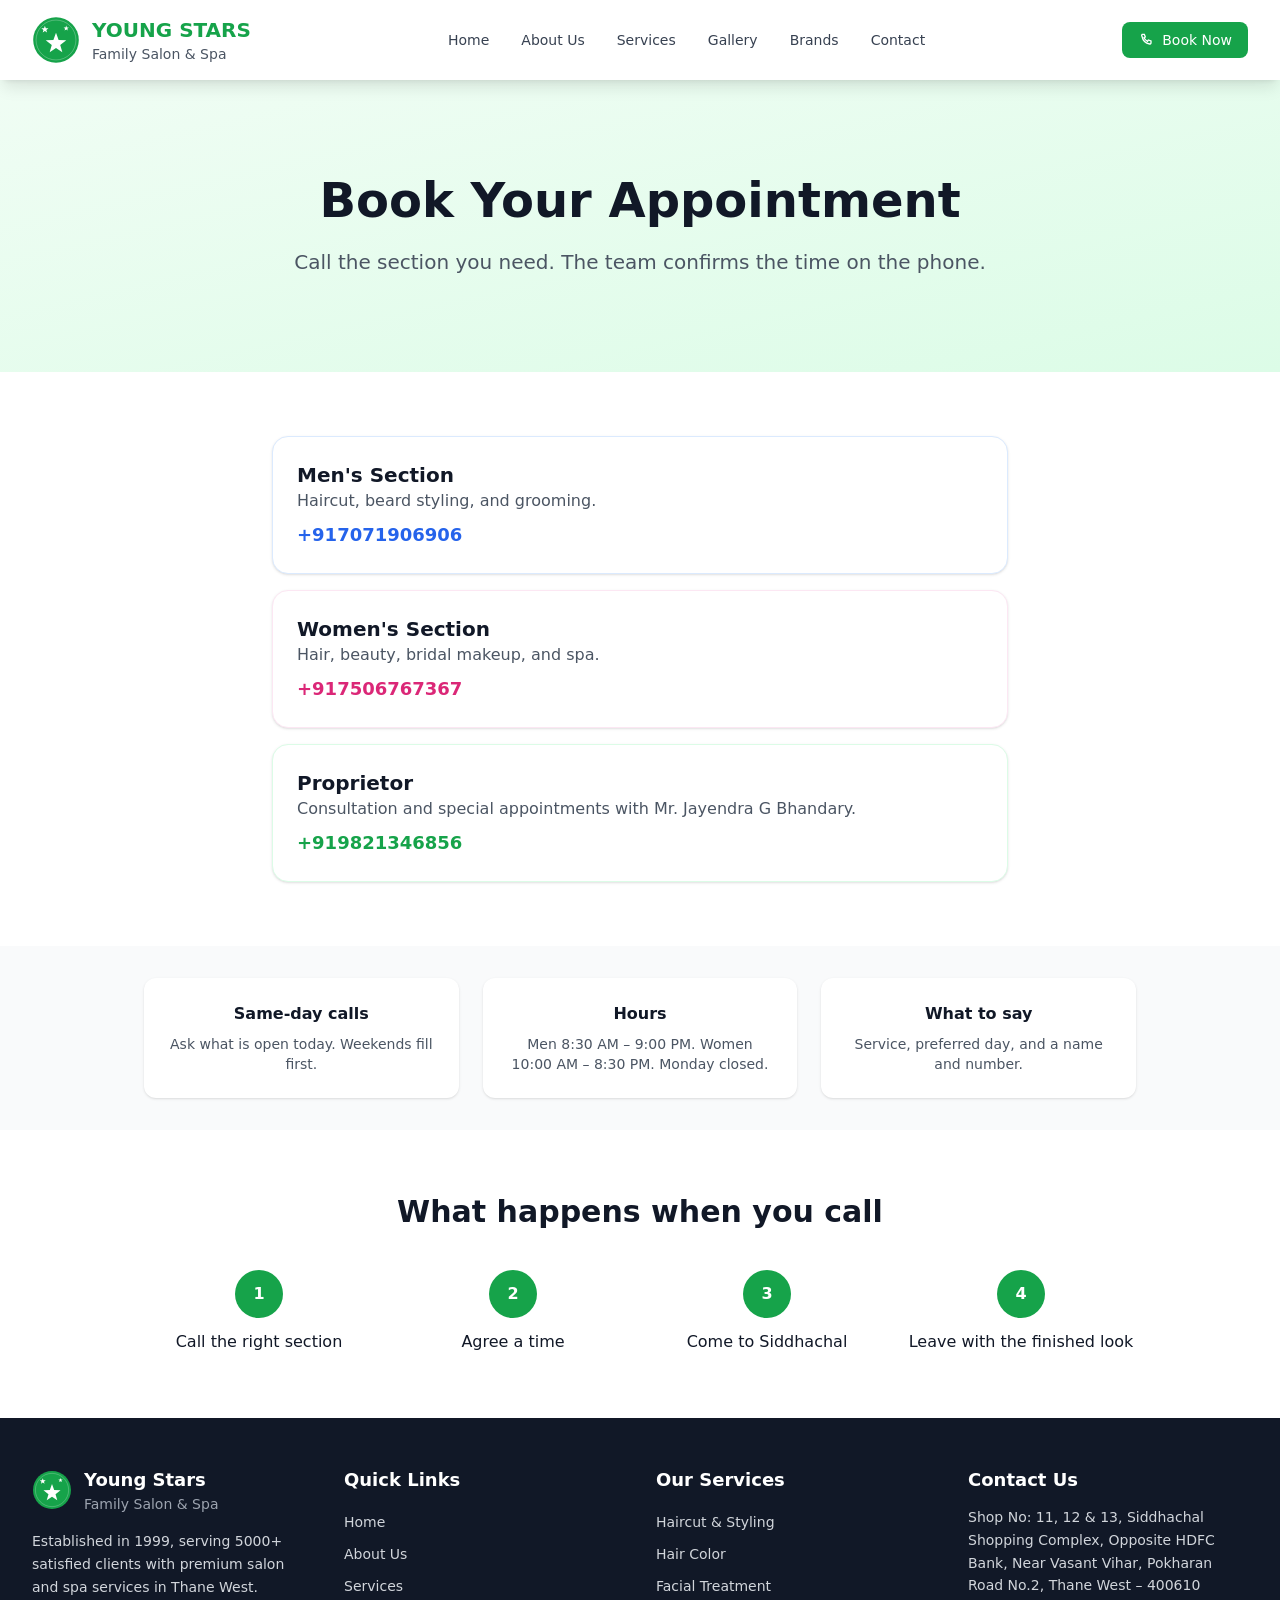
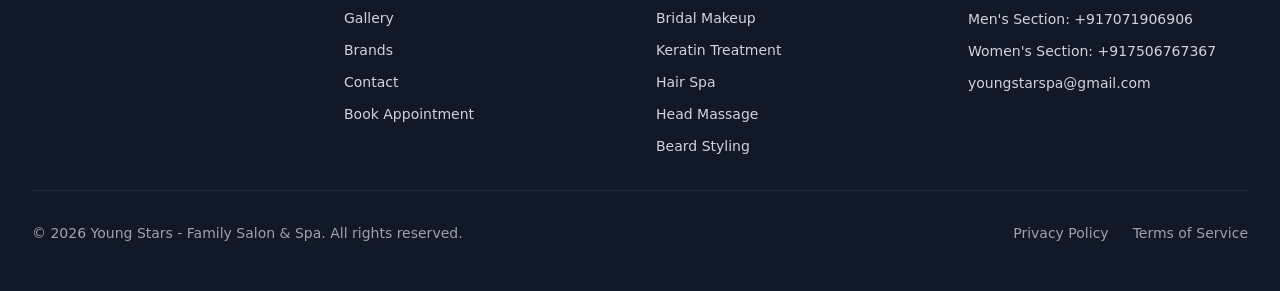
<file: book-appointment/index.html>
<!doctype html>

<html lang="en">

<head>

  <meta charset="utf-8">

  <meta name="viewport" content="width=device-width, initial-scale=1">

  <title>Book Appointment - Young Stars Family Salon &amp; Spa</title>

  <meta name="description" content="Book a salon appointment at Young Stars in Thane West by calling the men&#39;s or women&#39;s section.">

  

  <meta name="author" content="Young Stars Family Salon & Spa">

  <meta name="robots" content="index, follow">

  <link rel="canonical" href="https://youngstars.salon/book-appointment">

  <meta property="og:title" content="Book Appointment - Young Stars Family Salon &amp; Spa">

  <meta property="og:description" content="Book a salon appointment at Young Stars in Thane West by calling the men&#39;s or women&#39;s section.">

  <meta property="og:type" content="website">

  <meta property="og:url" content="https://youngstars.salon/book-appointment">

  <meta property="og:site_name" content="Young Stars Family Salon & Spa">

  <meta name="twitter:card" content="summary_large_image">

  <meta name="theme-color" content="#16a34a">

  <link rel="icon" href="../favicon.svg" type="image/svg+xml">

  <link rel="manifest" href="../manifest.webmanifest">

  <link rel="stylesheet" href="../css/site.css">


  

</head>

<body class="min-h-screen flex flex-col bg-white text-gray-900">

<header class="bg-white shadow-lg sticky top-0 z-50">

  <div class="max-w-7xl mx-auto px-4 sm:px-6 lg:px-8">

    <div class="flex justify-between items-center py-4 gap-3">

      <a href="../index.html" class="flex items-center gap-2 sm:gap-3 min-w-0">

        <svg class="w-12 h-12 shrink-0" viewBox="0 0 80 80" aria-hidden="true"><circle cx="40" cy="40" r="38" fill="#16a34a"/><circle cx="40" cy="40" r="33.25" fill="none" stroke="#fff" stroke-opacity=".35" stroke-width="1.25"/><path fill="#fff" d="M40 28l4.35 12.01 12.77.43-10.08 7.85 3.54 12.27L40 53.4l-10.58 7.16 3.54-12.27-10.08-7.85 12.77-.43z"/><path fill="#fff" d="M21.5 16.3l1.5 4.14 4.4.14-3.47 2.71 1.21 4.23L21.5 25.05l-3.64 2.47 1.21-4.23-3.47-2.71 4.4-.14z"/><path fill="#fff" d="M57 15.9l1.12 3.06 3.25.12-2.56 2.01.89 3.13L57 22.4l-2.7 1.82.89-3.13-2.56-2.01 3.25-.12z"/></svg>

        <span class="min-w-0">

          <span class="block text-base sm:text-xl font-bold text-green-600 uppercase whitespace-nowrap">Young Stars</span>

          <span class="block text-xs sm:text-sm text-gray-600">Family Salon &amp; Spa</span>

        </span>

      </a>

      <nav class="hidden lg:flex items-center gap-2" aria-label="Primary"><a href="../index.html" class="px-3 py-2 text-sm font-medium transition-colors text-gray-700 hover:text-green-600">Home</a><a href="../about/" class="px-3 py-2 text-sm font-medium transition-colors text-gray-700 hover:text-green-600">About Us</a><a href="../services/" class="px-3 py-2 text-sm font-medium transition-colors text-gray-700 hover:text-green-600">Services</a><a href="../gallery/" class="px-3 py-2 text-sm font-medium transition-colors text-gray-700 hover:text-green-600">Gallery</a><a href="../brands/" class="px-3 py-2 text-sm font-medium transition-colors text-gray-700 hover:text-green-600">Brands</a><a href="../contact/" class="px-3 py-2 text-sm font-medium transition-colors text-gray-700 hover:text-green-600">Contact</a></nav>

      <div class="flex items-center gap-2">

        <div class="relative">

          <button type="button" data-book-toggle class="inline-flex items-center px-4 py-2 bg-green-600 text-white text-sm font-medium rounded-lg hover:bg-green-700" aria-haspopup="true"><svg class="w-4 h-4" viewBox="0 0 24 24" fill="none" stroke="currentColor" stroke-width="2" aria-hidden="true"><path d="M6.5 3.5h3l1.5 4-2 1.2a12 12 0 0 0 5.3 5.3l1.2-2 4 1.5v3A2 2 0 0 1 17.5 18 14.5 14.5 0 0 1 6 6.5a2 2 0 0 1 .5-3z"/></svg><span class="ml-2">Book Now</span></button>

          <div data-book-menu class="hidden absolute right-0 top-full mt-2 w-64 bg-white rounded-lg shadow-xl border border-gray-200 z-50 p-2">

    <a href="tel:+917071906906" class="flex items-center justify-between gap-3 px-3 py-2 rounded-md hover:bg-gray-50 text-sm text-gray-900"><span>Men's Section</span><span class="font-semibold text-blue-600">+91 7071906906</span></a>

    <a href="tel:+917506767367" class="flex items-center justify-between gap-3 px-3 py-2 rounded-md hover:bg-gray-50 text-sm text-gray-900"><span>Women's Section</span><span class="font-semibold text-pink-600">+91 7506767367</span></a>

    <a href="tel:+919821346856" class="flex items-center justify-between gap-3 px-3 py-2 rounded-md hover:bg-gray-50 text-sm text-gray-900"><span>Mr. Jayendra</span><span class="font-semibold text-green-600">+91 9821346856</span></a>

  </div>

        </div>

        <button type="button" data-nav-toggle class="lg:hidden p-2 text-gray-700" aria-label="Open menu" aria-expanded="false"><svg data-icon-open class="w-6 h-6" viewBox="0 0 24 24" fill="none" stroke="currentColor" stroke-width="2" aria-hidden="true"><path d="M4 7h16M4 12h16M4 17h16"/></svg><svg data-icon-close class="w-6 h-6 hidden" viewBox="0 0 24 24" fill="none" stroke="currentColor" stroke-width="2" aria-hidden="true"><path d="M6 6l12 12M18 6L6 18"/></svg></button>

      </div>

    </div>

    <div data-mobile-nav class="hidden lg:hidden border-t border-gray-200 py-4 space-y-1"><a href="../index.html" class="block px-4 py-2 text-base font-medium text-gray-700 hover:text-green-600 hover:bg-gray-50">Home</a><a href="../about/" class="block px-4 py-2 text-base font-medium text-gray-700 hover:text-green-600 hover:bg-gray-50">About Us</a><a href="../services/" class="block px-4 py-2 text-base font-medium text-gray-700 hover:text-green-600 hover:bg-gray-50">Services</a><a href="../gallery/" class="block px-4 py-2 text-base font-medium text-gray-700 hover:text-green-600 hover:bg-gray-50">Gallery</a><a href="../brands/" class="block px-4 py-2 text-base font-medium text-gray-700 hover:text-green-600 hover:bg-gray-50">Brands</a><a href="../contact/" class="block px-4 py-2 text-base font-medium text-gray-700 hover:text-green-600 hover:bg-gray-50">Contact</a></div>

  </div>

</header>

<main class="flex-grow">



<section class="bg-gradient-to-br from-green-50 to-green-100 py-16 lg:py-24 text-center">

  <div class="max-w-3xl mx-auto px-4">

    <h1 class="text-4xl lg:text-5xl font-bold mb-6">Book Your Appointment</h1>

    <p class="text-xl text-gray-600">Call the section you need. The team confirms the time on the phone.</p>

  </div>

</section>

<section class="py-16">

  <div class="max-w-3xl mx-auto px-4 space-y-4">

    <a href="tel:+917071906906" class="block p-6 bg-white rounded-2xl shadow border border-blue-100"><h2 class="text-xl font-bold">Men's Section</h2><p class="text-gray-600">Haircut, beard styling, and grooming.</p><p class="mt-2 text-lg font-bold text-blue-600">+917071906906</p></a>

    <a href="tel:+917506767367" class="block p-6 bg-white rounded-2xl shadow border border-pink-100"><h2 class="text-xl font-bold">Women's Section</h2><p class="text-gray-600">Hair, beauty, bridal makeup, and spa.</p><p class="mt-2 text-lg font-bold text-pink-600">+917506767367</p></a>

    <a href="tel:+919821346856" class="block p-6 bg-white rounded-2xl shadow border border-green-100"><h2 class="text-xl font-bold">Proprietor</h2><p class="text-gray-600">Consultation and special appointments with Mr. Jayendra G Bhandary.</p><p class="mt-2 text-lg font-bold text-green-600">+919821346856</p></a>

  </div>

</section>

<section class="py-8 bg-gray-50">

  <div class="max-w-5xl mx-auto px-4 grid md:grid-cols-3 gap-6 text-center">

    <article class="bg-white rounded-xl p-6 shadow"><h3 class="font-semibold mb-2">Same-day calls</h3><p class="text-sm text-gray-600">Ask what is open today. Weekends fill first.</p></article>

    <article class="bg-white rounded-xl p-6 shadow"><h3 class="font-semibold mb-2">Hours</h3><p class="text-sm text-gray-600">Men 8:30 AM – 9:00 PM. Women 10:00 AM – 8:30 PM. Monday closed.</p></article>

    <article class="bg-white rounded-xl p-6 shadow"><h3 class="font-semibold mb-2">What to say</h3><p class="text-sm text-gray-600">Service, preferred day, and a name and number.</p></article>

  </div>

</section>

<section class="py-16">

  <div class="max-w-5xl mx-auto px-4">

    <h2 class="text-3xl font-bold text-center mb-10">What happens when you call</h2>

    <ol class="grid md:grid-cols-4 gap-6">

      <li class="text-center"><span class="w-12 h-12 mx-auto mb-3 rounded-full bg-green-600 text-white flex items-center justify-center font-bold">1</span><p class="font-medium">Call the right section</p></li><li class="text-center"><span class="w-12 h-12 mx-auto mb-3 rounded-full bg-green-600 text-white flex items-center justify-center font-bold">2</span><p class="font-medium">Agree a time</p></li><li class="text-center"><span class="w-12 h-12 mx-auto mb-3 rounded-full bg-green-600 text-white flex items-center justify-center font-bold">3</span><p class="font-medium">Come to Siddhachal</p></li><li class="text-center"><span class="w-12 h-12 mx-auto mb-3 rounded-full bg-green-600 text-white flex items-center justify-center font-bold">4</span><p class="font-medium">Leave with the finished look</p></li>

    </ol>

  </div>

</section>

</main>

<footer class="bg-gray-900 text-white mt-auto">

  <div class="max-w-7xl mx-auto px-4 sm:px-6 lg:px-8 py-12">

    <div class="grid grid-cols-1 md:grid-cols-2 lg:grid-cols-4 gap-8">

      <div class="space-y-4">

        <div class="flex items-center gap-3">

          <svg class="w-10 h-10 shrink-0" viewBox="0 0 80 80" aria-hidden="true"><circle cx="40" cy="40" r="38" fill="#16a34a"/><circle cx="40" cy="40" r="33.25" fill="none" stroke="#fff" stroke-opacity=".35" stroke-width="1.25"/><path fill="#fff" d="M40 28l4.35 12.01 12.77.43-10.08 7.85 3.54 12.27L40 53.4l-10.58 7.16 3.54-12.27-10.08-7.85 12.77-.43z"/><path fill="#fff" d="M21.5 16.3l1.5 4.14 4.4.14-3.47 2.71 1.21 4.23L21.5 25.05l-3.64 2.47 1.21-4.23-3.47-2.71 4.4-.14z"/><path fill="#fff" d="M57 15.9l1.12 3.06 3.25.12-2.56 2.01.89 3.13L57 22.4l-2.7 1.82.89-3.13-2.56-2.01 3.25-.12z"/></svg>

          <div><p class="text-lg font-bold">Young Stars</p><p class="text-sm text-gray-400">Family Salon &amp; Spa</p></div>

        </div>

        <p class="text-gray-300 text-sm leading-relaxed">Established in 1999, serving 5000+ satisfied clients with premium salon and spa services in Thane West.</p>

      </div>

      <div>

        <h2 class="text-lg font-semibold mb-4">Quick Links</h2>

        <ul class="space-y-2"><li><a class="text-gray-300 hover:text-white text-sm" href="../index.html">Home</a></li><li><a class="text-gray-300 hover:text-white text-sm" href="../about/">About Us</a></li><li><a class="text-gray-300 hover:text-white text-sm" href="../services/">Services</a></li><li><a class="text-gray-300 hover:text-white text-sm" href="../gallery/">Gallery</a></li><li><a class="text-gray-300 hover:text-white text-sm" href="../brands/">Brands</a></li><li><a class="text-gray-300 hover:text-white text-sm" href="../contact/">Contact</a></li><li><a class="text-gray-300 hover:text-white text-sm" href="../book-appointment/">Book Appointment</a></li></ul>

      </div>

      <div>

        <h2 class="text-lg font-semibold mb-4">Our Services</h2>

        <ul class="space-y-2"><li><a class="text-gray-300 hover:text-white text-sm" href="../services/">Haircut & Styling</a></li><li><a class="text-gray-300 hover:text-white text-sm" href="../services/">Hair Color</a></li><li><a class="text-gray-300 hover:text-white text-sm" href="../services/">Facial Treatment</a></li><li><a class="text-gray-300 hover:text-white text-sm" href="../services/">Bridal Makeup</a></li><li><a class="text-gray-300 hover:text-white text-sm" href="../services/">Keratin Treatment</a></li><li><a class="text-gray-300 hover:text-white text-sm" href="../services/">Hair Spa</a></li><li><a class="text-gray-300 hover:text-white text-sm" href="../services/">Head Massage</a></li><li><a class="text-gray-300 hover:text-white text-sm" href="../services/">Beard Styling</a></li></ul>

      </div>

      <div class="space-y-3">

        <h2 class="text-lg font-semibold">Contact Us</h2>

        <p class="text-gray-300 text-sm leading-relaxed">Shop No: 11, 12 &amp; 13, Siddhachal Shopping Complex, Opposite HDFC Bank, Near Vasant Vihar, Pokharan Road No.2, Thane West – 400610</p>

        <p class="text-gray-300 text-sm">Men's Section: <a class="hover:text-white" href="tel:+917071906906">+917071906906</a></p>

        <p class="text-gray-300 text-sm">Women's Section: <a class="hover:text-white" href="tel:+917506767367">+917506767367</a></p>

        <p class="text-sm"><a class="text-gray-300 hover:text-white" href="mailto:youngstarspa@gmail.com">youngstarspa@gmail.com</a></p>

      </div>

    </div>

    <div class="border-t border-gray-800 mt-8 pt-8 flex flex-col md:flex-row justify-between gap-4 text-sm text-gray-400">

      <p>© <span data-year>2026</span> Young Stars - Family Salon &amp; Spa. All rights reserved.</p>

      <div class="flex gap-6">

        <a class="hover:text-white" href="../privacy-policy/">Privacy Policy</a>

        <a class="hover:text-white" href="../terms-of-service/">Terms of Service</a>

      </div>

    </div>

  </div>

</footer>

<script src="../js/site.js"></script>

</body>

</html>
</file>
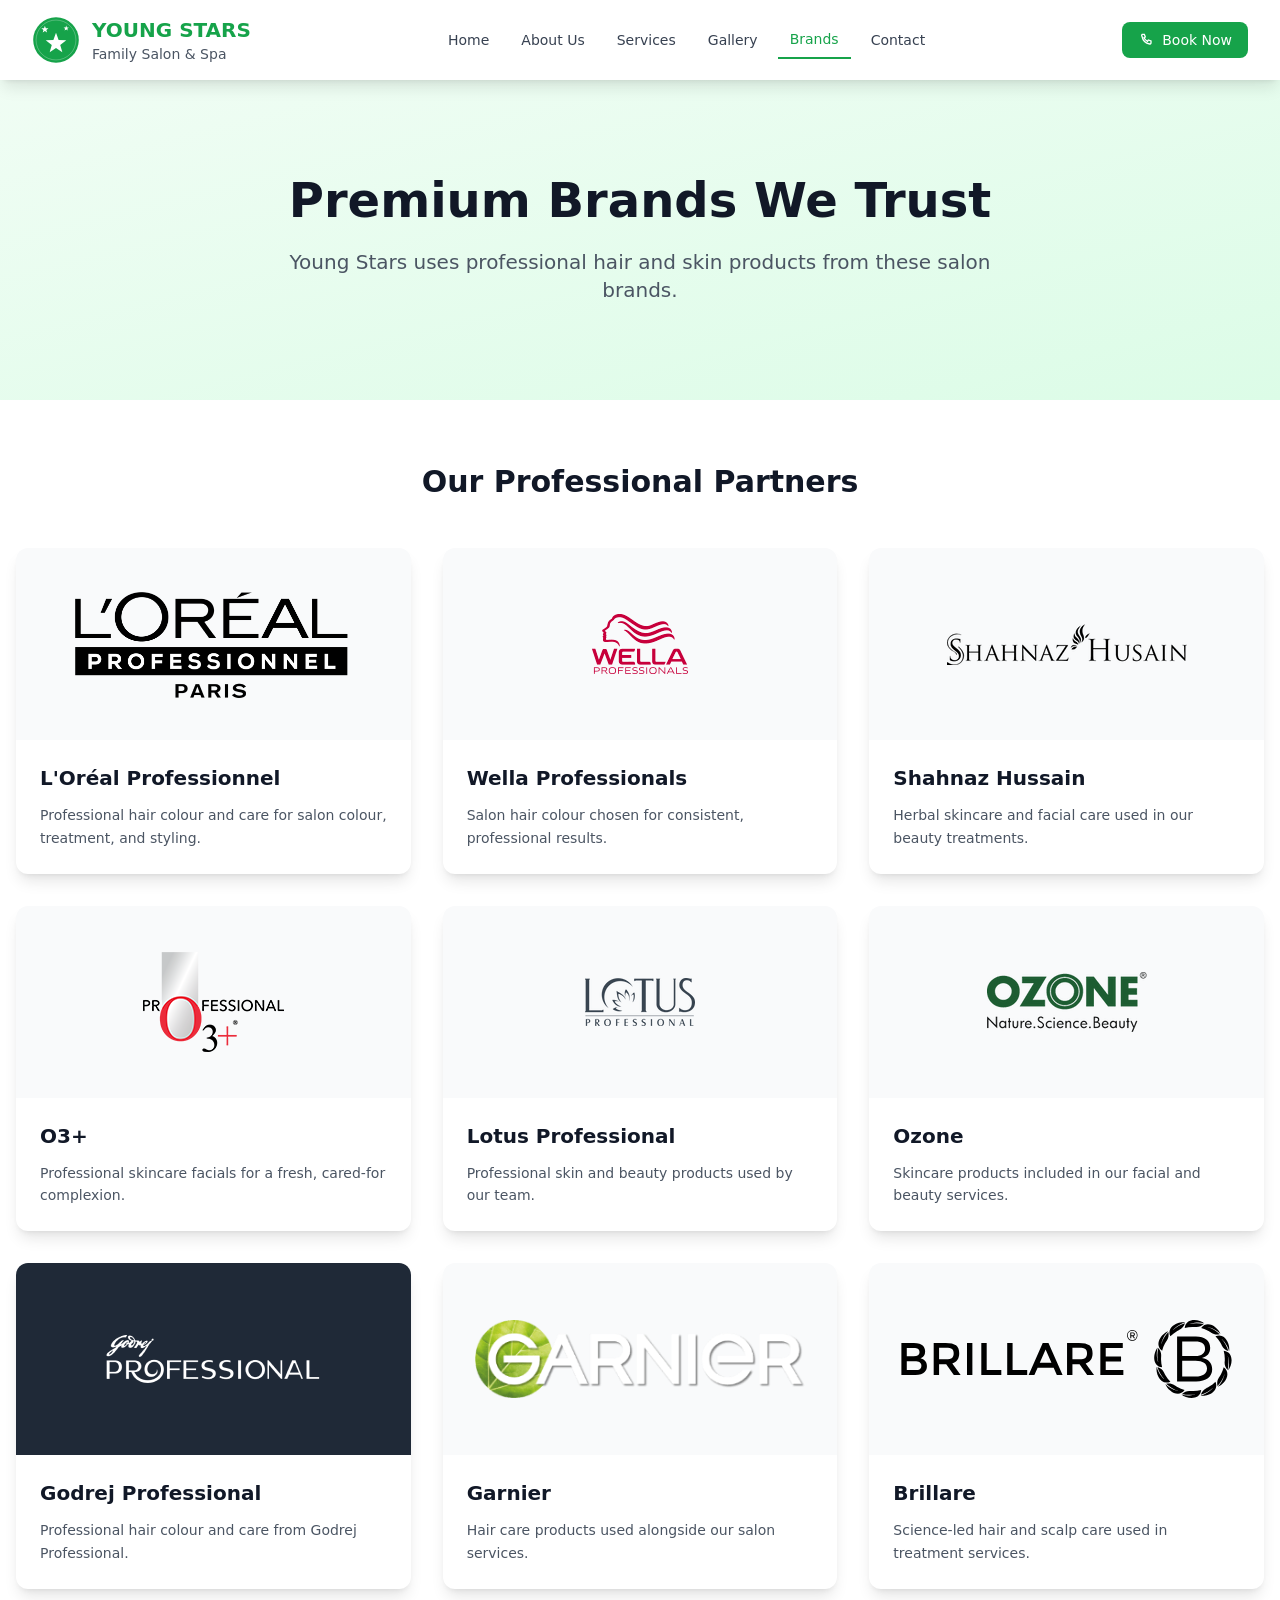
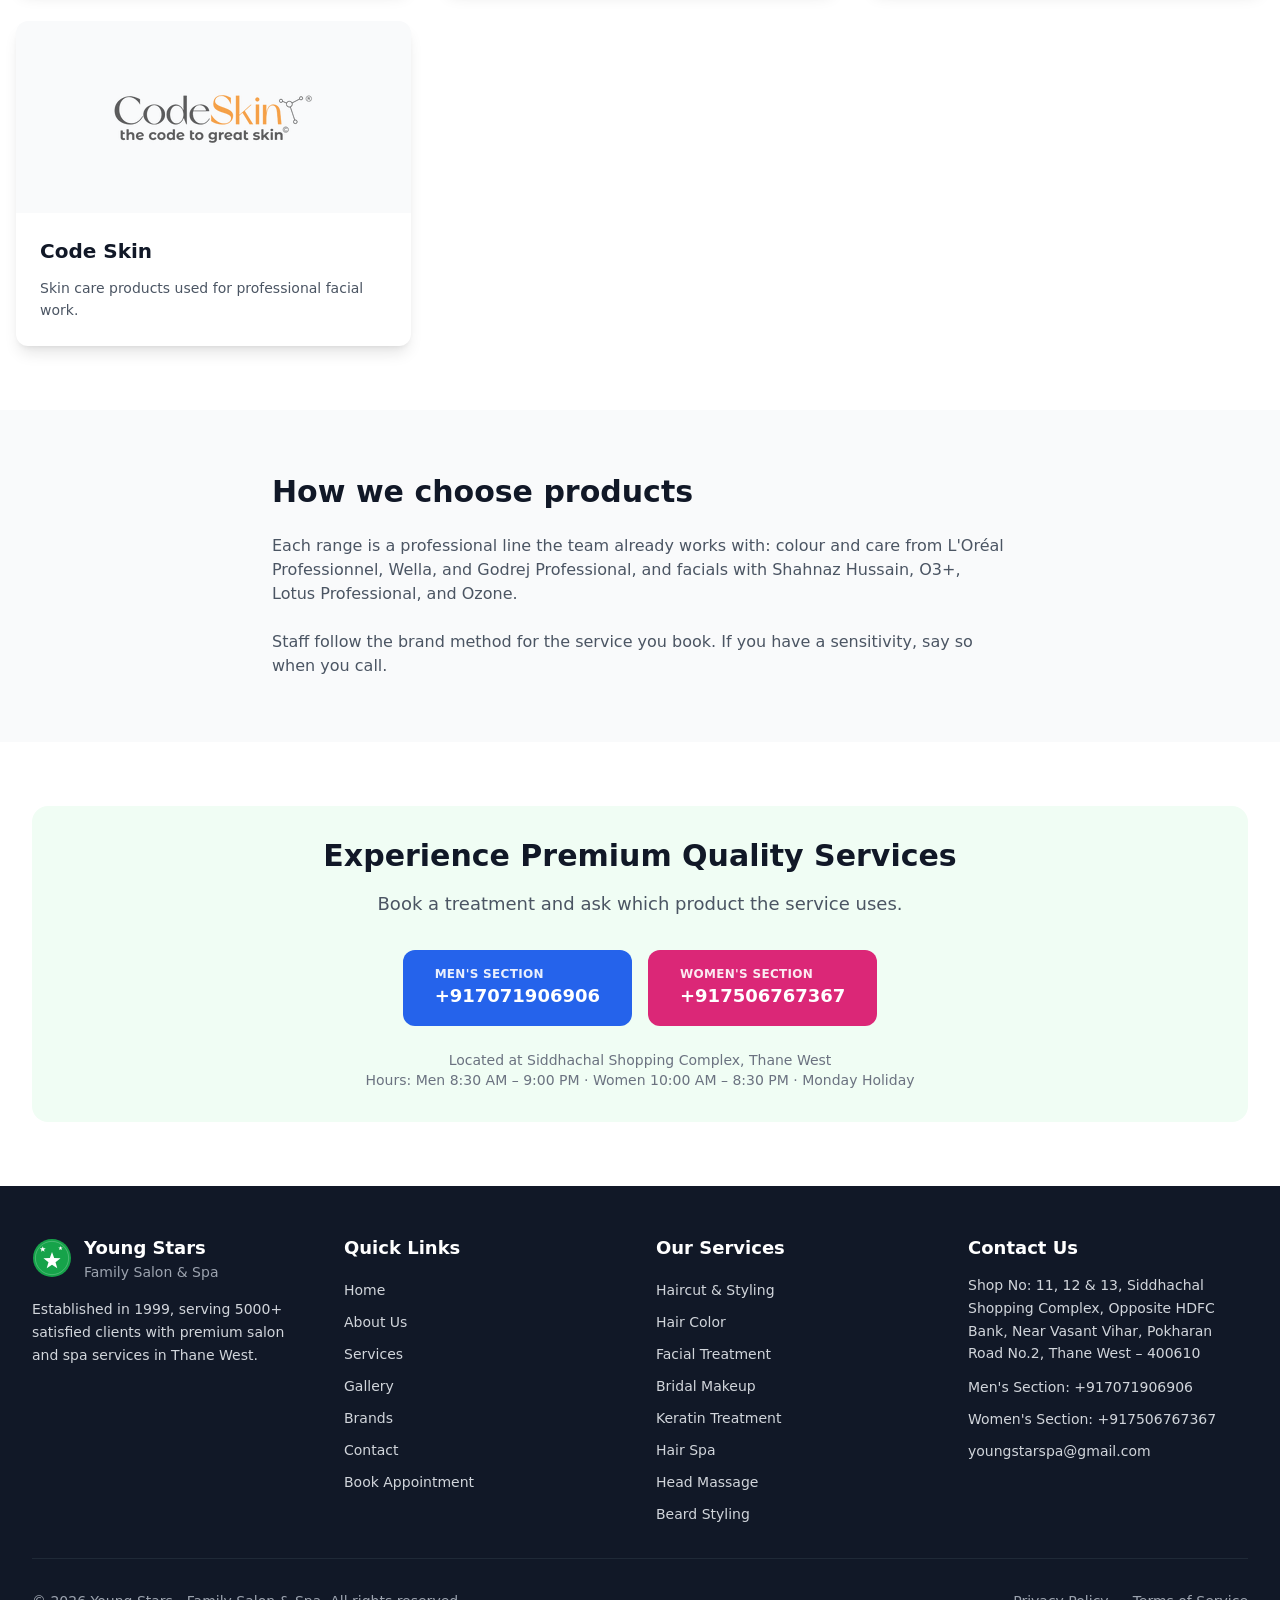
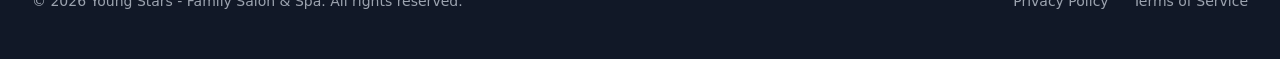
<file: brands/index.html>
<!doctype html>

<html lang="en">

<head>

  <meta charset="utf-8">

  <meta name="viewport" content="width=device-width, initial-scale=1">

  <title>Brands We Use - Young Stars Salon | L&#39;Oreal, Shahnaz Hussain, Wella</title>

  <meta name="description" content="Professional brands used at Young Stars Family Salon &amp; Spa, including L&#39;Oréal Professionnel, Wella, Shahnaz Hussain, and O3+.">

  

  <meta name="author" content="Young Stars Family Salon & Spa">

  <meta name="robots" content="index, follow">

  <link rel="canonical" href="https://youngstars.salon/brands">

  <meta property="og:title" content="Brands We Use - Young Stars Salon | L&#39;Oreal, Shahnaz Hussain, Wella">

  <meta property="og:description" content="Professional brands used at Young Stars Family Salon &amp; Spa, including L&#39;Oréal Professionnel, Wella, Shahnaz Hussain, and O3+.">

  <meta property="og:type" content="website">

  <meta property="og:url" content="https://youngstars.salon/brands">

  <meta property="og:site_name" content="Young Stars Family Salon & Spa">

  <meta name="twitter:card" content="summary_large_image">

  <meta name="theme-color" content="#16a34a">

  <link rel="icon" href="../favicon.svg" type="image/svg+xml">

  <link rel="manifest" href="../manifest.webmanifest">

  <link rel="stylesheet" href="../css/site.css">


  

</head>

<body class="min-h-screen flex flex-col bg-white text-gray-900">

<header class="bg-white shadow-lg sticky top-0 z-50">

  <div class="max-w-7xl mx-auto px-4 sm:px-6 lg:px-8">

    <div class="flex justify-between items-center py-4 gap-3">

      <a href="../index.html" class="flex items-center gap-2 sm:gap-3 min-w-0">

        <svg class="w-12 h-12 shrink-0" viewBox="0 0 80 80" aria-hidden="true"><circle cx="40" cy="40" r="38" fill="#16a34a"/><circle cx="40" cy="40" r="33.25" fill="none" stroke="#fff" stroke-opacity=".35" stroke-width="1.25"/><path fill="#fff" d="M40 28l4.35 12.01 12.77.43-10.08 7.85 3.54 12.27L40 53.4l-10.58 7.16 3.54-12.27-10.08-7.85 12.77-.43z"/><path fill="#fff" d="M21.5 16.3l1.5 4.14 4.4.14-3.47 2.71 1.21 4.23L21.5 25.05l-3.64 2.47 1.21-4.23-3.47-2.71 4.4-.14z"/><path fill="#fff" d="M57 15.9l1.12 3.06 3.25.12-2.56 2.01.89 3.13L57 22.4l-2.7 1.82.89-3.13-2.56-2.01 3.25-.12z"/></svg>

        <span class="min-w-0">

          <span class="block text-base sm:text-xl font-bold text-green-600 uppercase whitespace-nowrap">Young Stars</span>

          <span class="block text-xs sm:text-sm text-gray-600">Family Salon &amp; Spa</span>

        </span>

      </a>

      <nav class="hidden lg:flex items-center gap-2" aria-label="Primary"><a href="../index.html" class="px-3 py-2 text-sm font-medium transition-colors text-gray-700 hover:text-green-600">Home</a><a href="../about/" class="px-3 py-2 text-sm font-medium transition-colors text-gray-700 hover:text-green-600">About Us</a><a href="../services/" class="px-3 py-2 text-sm font-medium transition-colors text-gray-700 hover:text-green-600">Services</a><a href="../gallery/" class="px-3 py-2 text-sm font-medium transition-colors text-gray-700 hover:text-green-600">Gallery</a><a href="../brands/" class="px-3 py-2 text-sm font-medium transition-colors text-green-600 border-b-2 border-green-600">Brands</a><a href="../contact/" class="px-3 py-2 text-sm font-medium transition-colors text-gray-700 hover:text-green-600">Contact</a></nav>

      <div class="flex items-center gap-2">

        <div class="relative">

          <button type="button" data-book-toggle class="inline-flex items-center px-4 py-2 bg-green-600 text-white text-sm font-medium rounded-lg hover:bg-green-700" aria-haspopup="true"><svg class="w-4 h-4" viewBox="0 0 24 24" fill="none" stroke="currentColor" stroke-width="2" aria-hidden="true"><path d="M6.5 3.5h3l1.5 4-2 1.2a12 12 0 0 0 5.3 5.3l1.2-2 4 1.5v3A2 2 0 0 1 17.5 18 14.5 14.5 0 0 1 6 6.5a2 2 0 0 1 .5-3z"/></svg><span class="ml-2">Book Now</span></button>

          <div data-book-menu class="hidden absolute right-0 top-full mt-2 w-64 bg-white rounded-lg shadow-xl border border-gray-200 z-50 p-2">

    <a href="tel:+917071906906" class="flex items-center justify-between gap-3 px-3 py-2 rounded-md hover:bg-gray-50 text-sm text-gray-900"><span>Men's Section</span><span class="font-semibold text-blue-600">+91 7071906906</span></a>

    <a href="tel:+917506767367" class="flex items-center justify-between gap-3 px-3 py-2 rounded-md hover:bg-gray-50 text-sm text-gray-900"><span>Women's Section</span><span class="font-semibold text-pink-600">+91 7506767367</span></a>

    <a href="tel:+919821346856" class="flex items-center justify-between gap-3 px-3 py-2 rounded-md hover:bg-gray-50 text-sm text-gray-900"><span>Mr. Jayendra</span><span class="font-semibold text-green-600">+91 9821346856</span></a>

  </div>

        </div>

        <button type="button" data-nav-toggle class="lg:hidden p-2 text-gray-700" aria-label="Open menu" aria-expanded="false"><svg data-icon-open class="w-6 h-6" viewBox="0 0 24 24" fill="none" stroke="currentColor" stroke-width="2" aria-hidden="true"><path d="M4 7h16M4 12h16M4 17h16"/></svg><svg data-icon-close class="w-6 h-6 hidden" viewBox="0 0 24 24" fill="none" stroke="currentColor" stroke-width="2" aria-hidden="true"><path d="M6 6l12 12M18 6L6 18"/></svg></button>

      </div>

    </div>

    <div data-mobile-nav class="hidden lg:hidden border-t border-gray-200 py-4 space-y-1"><a href="../index.html" class="block px-4 py-2 text-base font-medium text-gray-700 hover:text-green-600 hover:bg-gray-50">Home</a><a href="../about/" class="block px-4 py-2 text-base font-medium text-gray-700 hover:text-green-600 hover:bg-gray-50">About Us</a><a href="../services/" class="block px-4 py-2 text-base font-medium text-gray-700 hover:text-green-600 hover:bg-gray-50">Services</a><a href="../gallery/" class="block px-4 py-2 text-base font-medium text-gray-700 hover:text-green-600 hover:bg-gray-50">Gallery</a><a href="../brands/" class="block px-4 py-2 text-base font-medium text-green-600 bg-green-50">Brands</a><a href="../contact/" class="block px-4 py-2 text-base font-medium text-gray-700 hover:text-green-600 hover:bg-gray-50">Contact</a></div>

  </div>

</header>

<main class="flex-grow">



<section class="bg-gradient-to-br from-green-50 to-green-100 py-16 lg:py-24 text-center">

  <div class="max-w-3xl mx-auto px-4">

    <h1 class="text-4xl lg:text-5xl font-bold mb-6">Premium Brands We Trust</h1>

    <p class="text-xl text-gray-600">Young Stars uses professional hair and skin products from these salon brands.</p>

  </div>

</section>

<section class="py-16">

  <div class="max-w-7xl mx-auto px-4">

    <h2 class="text-3xl font-bold text-center mb-12">Our Professional Partners</h2>

    <div data-brand-grid class="grid md:grid-cols-2 lg:grid-cols-3 gap-8">

      <article class="bg-white rounded-xl shadow-lg overflow-hidden"><div class="h-48 bg-gray-50 flex items-center justify-center p-8"><img src="../brand-logos/loreal-professionnel.png" alt="L&#39;Oréal Professionnel logo" class="logo-img "></div><div class="p-6"><h3 class="text-xl font-bold mb-3">L&#39;Oréal Professionnel</h3><p class="text-gray-600 text-sm leading-relaxed">Professional hair colour and care for salon colour, treatment, and styling.</p></div></article><article class="bg-white rounded-xl shadow-lg overflow-hidden"><div class="h-48 bg-gray-50 flex items-center justify-center p-8"><img src="../brand-logos/wella-professionals.png" alt="Wella Professionals logo" class="logo-img "></div><div class="p-6"><h3 class="text-xl font-bold mb-3">Wella Professionals</h3><p class="text-gray-600 text-sm leading-relaxed">Salon hair colour chosen for consistent, professional results.</p></div></article><article class="bg-white rounded-xl shadow-lg overflow-hidden"><div class="h-48 bg-gray-50 flex items-center justify-center p-8"><img src="../brand-logos/shahnaz-husain.png" alt="Shahnaz Hussain logo" class="logo-img logo-tall"></div><div class="p-6"><h3 class="text-xl font-bold mb-3">Shahnaz Hussain</h3><p class="text-gray-600 text-sm leading-relaxed">Herbal skincare and facial care used in our beauty treatments.</p></div></article><article class="bg-white rounded-xl shadow-lg overflow-hidden"><div class="h-48 bg-gray-50 flex items-center justify-center p-8"><img src="../brand-logos/o3plus.png" alt="O3+ logo" class="logo-img "></div><div class="p-6"><h3 class="text-xl font-bold mb-3">O3+</h3><p class="text-gray-600 text-sm leading-relaxed">Professional skincare facials for a fresh, cared-for complexion.</p></div></article><article class="bg-white rounded-xl shadow-lg overflow-hidden"><div class="h-48 bg-gray-50 flex items-center justify-center p-8"><img src="../brand-logos/lotus-professional.png" alt="Lotus Professional logo" class="logo-img logo-tall"></div><div class="p-6"><h3 class="text-xl font-bold mb-3">Lotus Professional</h3><p class="text-gray-600 text-sm leading-relaxed">Professional skin and beauty products used by our team.</p></div></article><article class="bg-white rounded-xl shadow-lg overflow-hidden"><div class="h-48 bg-gray-50 flex items-center justify-center p-8"><img src="../brand-logos/ozone.png" alt="Ozone logo" class="logo-img "></div><div class="p-6"><h3 class="text-xl font-bold mb-3">Ozone</h3><p class="text-gray-600 text-sm leading-relaxed">Skincare products included in our facial and beauty services.</p></div></article><article class="bg-white rounded-xl shadow-lg overflow-hidden"><div class="h-48 bg-gray-800 flex items-center justify-center p-8"><img src="../brand-logos/godrej-professional.png" alt="Godrej Professional logo" class="logo-img "></div><div class="p-6"><h3 class="text-xl font-bold mb-3">Godrej Professional</h3><p class="text-gray-600 text-sm leading-relaxed">Professional hair colour and care from Godrej Professional.</p></div></article><article class="bg-white rounded-xl shadow-lg overflow-hidden"><div class="h-48 bg-gray-50 flex items-center justify-center p-8"><img src="../brand-logos/garnier.webp" alt="Garnier logo" class="logo-img "></div><div class="p-6"><h3 class="text-xl font-bold mb-3">Garnier</h3><p class="text-gray-600 text-sm leading-relaxed">Hair care products used alongside our salon services.</p></div></article><article class="bg-white rounded-xl shadow-lg overflow-hidden"><div class="h-48 bg-gray-50 flex items-center justify-center p-8"><img src="../brand-logos/brillare.svg" alt="Brillare logo" class="logo-img "></div><div class="p-6"><h3 class="text-xl font-bold mb-3">Brillare</h3><p class="text-gray-600 text-sm leading-relaxed">Science-led hair and scalp care used in treatment services.</p></div></article><article class="bg-white rounded-xl shadow-lg overflow-hidden"><div class="h-48 bg-gray-50 flex items-center justify-center p-8"><img src="../brand-logos/code-skin.png" alt="Code Skin logo" class="logo-img "></div><div class="p-6"><h3 class="text-xl font-bold mb-3">Code Skin</h3><p class="text-gray-600 text-sm leading-relaxed">Skin care products used for professional facial work.</p></div></article>

    </div>

  </div>

</section>

<section class="py-16 bg-gray-50">

  <div class="max-w-3xl mx-auto px-4 space-y-6">

    <h2 class="text-3xl font-bold">How we choose products</h2>

    <p class="text-gray-600">Each range is a professional line the team already works with: colour and care from L'Oréal Professionnel, Wella, and Godrej Professional, and facials with Shahnaz Hussain, O3+, Lotus Professional, and Ozone.</p>

    <p class="text-gray-600">Staff follow the brand method for the service you book. If you have a sensitivity, say so when you call.</p>

  </div>

</section>

<section class="py-16">

  <div class="max-w-7xl mx-auto px-4 sm:px-6 lg:px-8">

    <div class="bg-green-50 rounded-2xl p-8 text-center">

      <h2 class="text-3xl font-bold text-gray-900 mb-4">Experience Premium Quality Services</h2>

      <p class="text-lg text-gray-600 mb-8">Book a treatment and ask which product the service uses.</p>

      <div class="flex flex-col sm:flex-row gap-4 justify-center">

        <a href="tel:+917071906906" class="inline-flex items-center justify-center px-8 py-4 bg-blue-600 text-white font-semibold rounded-xl hover:bg-blue-700"><span class="text-left"><span class="block text-xs uppercase tracking-wide opacity-90">Men's Section</span><span class="block text-lg font-bold">+917071906906</span></span></a>

        <a href="tel:+917506767367" class="inline-flex items-center justify-center px-8 py-4 bg-pink-600 text-white font-semibold rounded-xl hover:bg-pink-700"><span class="text-left"><span class="block text-xs uppercase tracking-wide opacity-90">Women's Section</span><span class="block text-lg font-bold">+917506767367</span></span></a>

      </div>

      <p class="mt-6 text-sm text-gray-500">Located at Siddhachal Shopping Complex, Thane West</p>

      <p class="text-sm text-gray-500">Hours: Men 8:30 AM – 9:00 PM · Women 10:00 AM – 8:30 PM · Monday Holiday</p>

    </div>

  </div>

</section>

</main>

<footer class="bg-gray-900 text-white mt-auto">

  <div class="max-w-7xl mx-auto px-4 sm:px-6 lg:px-8 py-12">

    <div class="grid grid-cols-1 md:grid-cols-2 lg:grid-cols-4 gap-8">

      <div class="space-y-4">

        <div class="flex items-center gap-3">

          <svg class="w-10 h-10 shrink-0" viewBox="0 0 80 80" aria-hidden="true"><circle cx="40" cy="40" r="38" fill="#16a34a"/><circle cx="40" cy="40" r="33.25" fill="none" stroke="#fff" stroke-opacity=".35" stroke-width="1.25"/><path fill="#fff" d="M40 28l4.35 12.01 12.77.43-10.08 7.85 3.54 12.27L40 53.4l-10.58 7.16 3.54-12.27-10.08-7.85 12.77-.43z"/><path fill="#fff" d="M21.5 16.3l1.5 4.14 4.4.14-3.47 2.71 1.21 4.23L21.5 25.05l-3.64 2.47 1.21-4.23-3.47-2.71 4.4-.14z"/><path fill="#fff" d="M57 15.9l1.12 3.06 3.25.12-2.56 2.01.89 3.13L57 22.4l-2.7 1.82.89-3.13-2.56-2.01 3.25-.12z"/></svg>

          <div><p class="text-lg font-bold">Young Stars</p><p class="text-sm text-gray-400">Family Salon &amp; Spa</p></div>

        </div>

        <p class="text-gray-300 text-sm leading-relaxed">Established in 1999, serving 5000+ satisfied clients with premium salon and spa services in Thane West.</p>

      </div>

      <div>

        <h2 class="text-lg font-semibold mb-4">Quick Links</h2>

        <ul class="space-y-2"><li><a class="text-gray-300 hover:text-white text-sm" href="../index.html">Home</a></li><li><a class="text-gray-300 hover:text-white text-sm" href="../about/">About Us</a></li><li><a class="text-gray-300 hover:text-white text-sm" href="../services/">Services</a></li><li><a class="text-gray-300 hover:text-white text-sm" href="../gallery/">Gallery</a></li><li><a class="text-gray-300 hover:text-white text-sm" href="../brands/">Brands</a></li><li><a class="text-gray-300 hover:text-white text-sm" href="../contact/">Contact</a></li><li><a class="text-gray-300 hover:text-white text-sm" href="../book-appointment/">Book Appointment</a></li></ul>

      </div>

      <div>

        <h2 class="text-lg font-semibold mb-4">Our Services</h2>

        <ul class="space-y-2"><li><a class="text-gray-300 hover:text-white text-sm" href="../services/">Haircut & Styling</a></li><li><a class="text-gray-300 hover:text-white text-sm" href="../services/">Hair Color</a></li><li><a class="text-gray-300 hover:text-white text-sm" href="../services/">Facial Treatment</a></li><li><a class="text-gray-300 hover:text-white text-sm" href="../services/">Bridal Makeup</a></li><li><a class="text-gray-300 hover:text-white text-sm" href="../services/">Keratin Treatment</a></li><li><a class="text-gray-300 hover:text-white text-sm" href="../services/">Hair Spa</a></li><li><a class="text-gray-300 hover:text-white text-sm" href="../services/">Head Massage</a></li><li><a class="text-gray-300 hover:text-white text-sm" href="../services/">Beard Styling</a></li></ul>

      </div>

      <div class="space-y-3">

        <h2 class="text-lg font-semibold">Contact Us</h2>

        <p class="text-gray-300 text-sm leading-relaxed">Shop No: 11, 12 &amp; 13, Siddhachal Shopping Complex, Opposite HDFC Bank, Near Vasant Vihar, Pokharan Road No.2, Thane West – 400610</p>

        <p class="text-gray-300 text-sm">Men's Section: <a class="hover:text-white" href="tel:+917071906906">+917071906906</a></p>

        <p class="text-gray-300 text-sm">Women's Section: <a class="hover:text-white" href="tel:+917506767367">+917506767367</a></p>

        <p class="text-sm"><a class="text-gray-300 hover:text-white" href="mailto:youngstarspa@gmail.com">youngstarspa@gmail.com</a></p>

      </div>

    </div>

    <div class="border-t border-gray-800 mt-8 pt-8 flex flex-col md:flex-row justify-between gap-4 text-sm text-gray-400">

      <p>© <span data-year>2026</span> Young Stars - Family Salon &amp; Spa. All rights reserved.</p>

      <div class="flex gap-6">

        <a class="hover:text-white" href="../privacy-policy/">Privacy Policy</a>

        <a class="hover:text-white" href="../terms-of-service/">Terms of Service</a>

      </div>

    </div>

  </div>

</footer>

<script src="../js/site.js"></script>

</body>

</html>
</file>
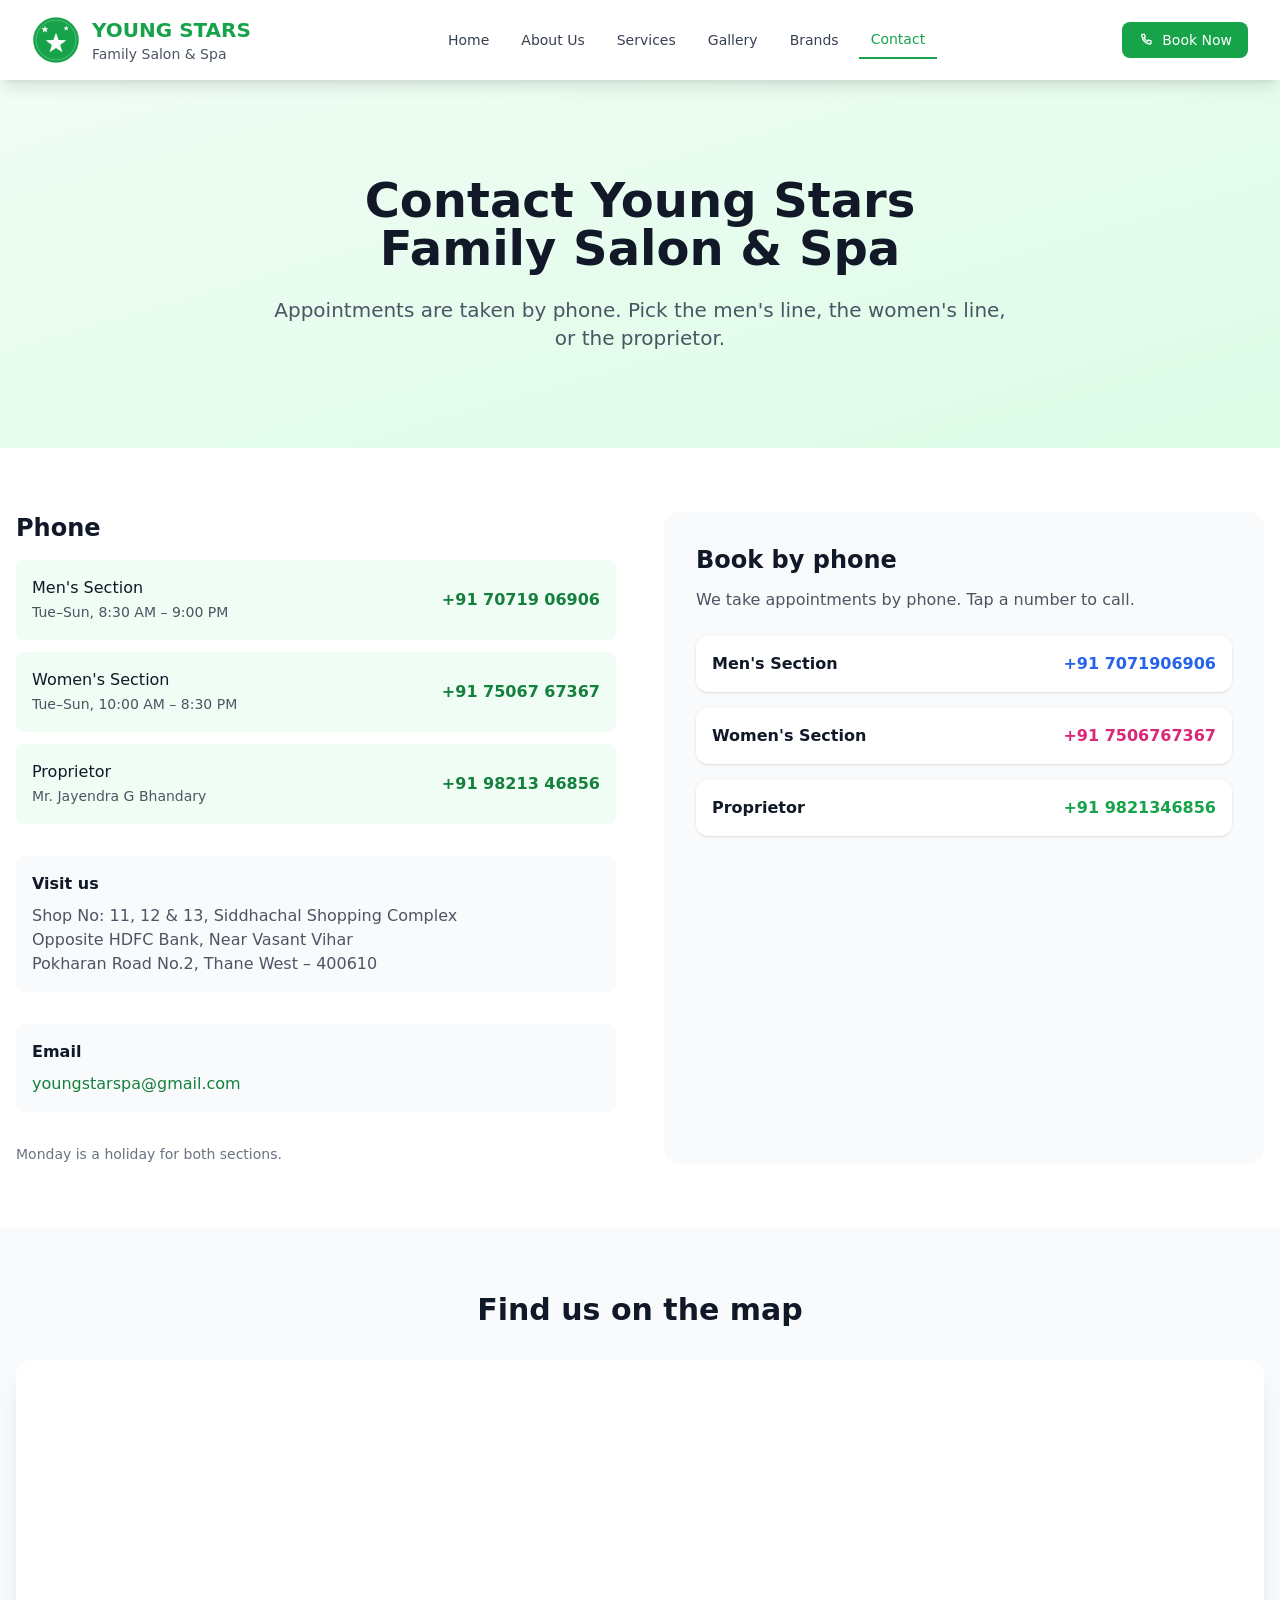
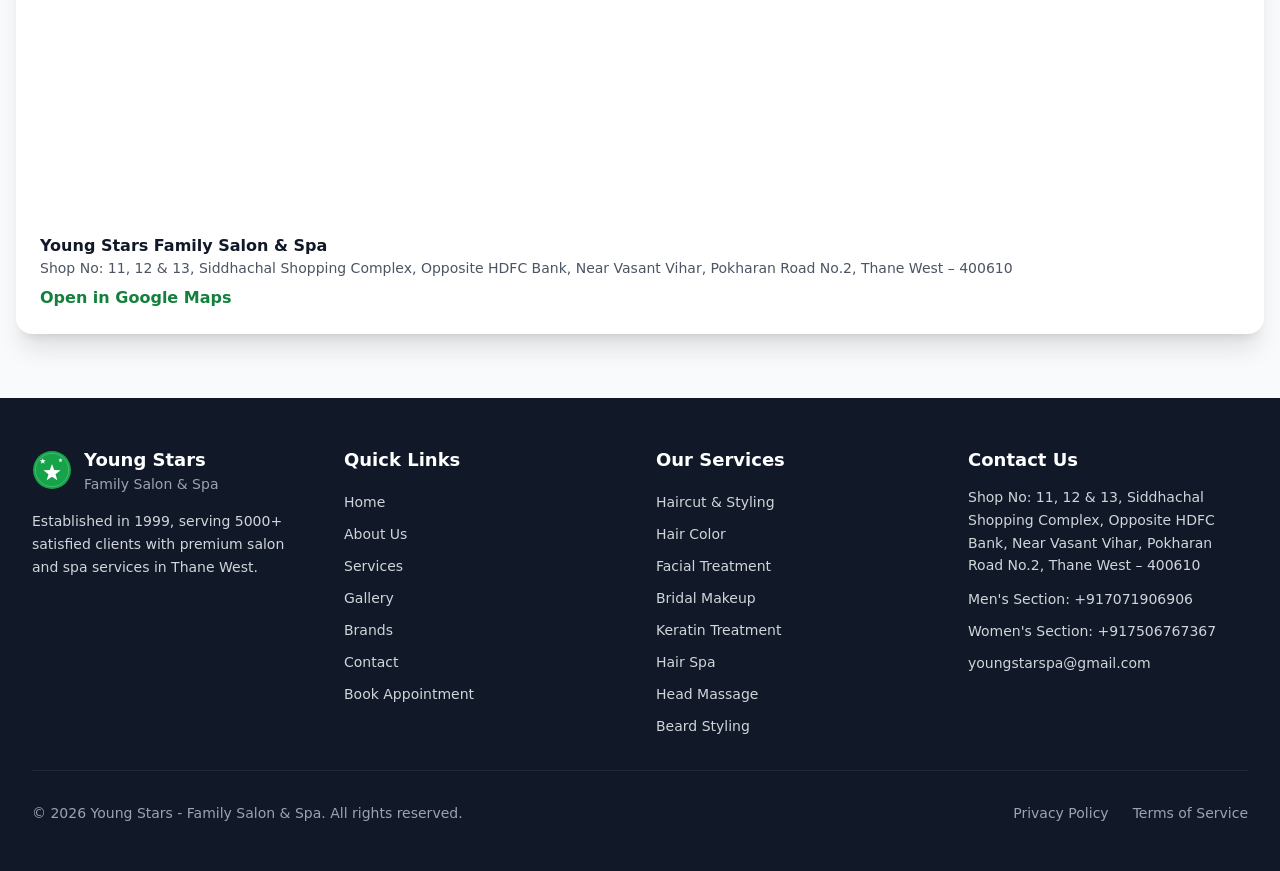
<file: contact/index.html>
<!doctype html>

<html lang="en">

<head>

  <meta charset="utf-8">

  <meta name="viewport" content="width=device-width, initial-scale=1">

  <title>Contact Us - Young Stars Family Salon &amp; Spa | Thane West</title>

  <meta name="description" content="Call Young Stars in Thane West. Men&#39;s section +91 70719 06906, women&#39;s section +91 75067 67367. Siddhachal Shopping Complex, Pokharan Road No. 2.">

  

  <meta name="author" content="Young Stars Family Salon & Spa">

  <meta name="robots" content="index, follow">

  <link rel="canonical" href="https://youngstars.salon/contact">

  <meta property="og:title" content="Contact Us - Young Stars Family Salon &amp; Spa | Thane West">

  <meta property="og:description" content="Call Young Stars in Thane West. Men&#39;s section +91 70719 06906, women&#39;s section +91 75067 67367. Siddhachal Shopping Complex, Pokharan Road No. 2.">

  <meta property="og:type" content="website">

  <meta property="og:url" content="https://youngstars.salon/contact">

  <meta property="og:site_name" content="Young Stars Family Salon & Spa">

  <meta name="twitter:card" content="summary_large_image">

  <meta name="theme-color" content="#16a34a">

  <link rel="icon" href="../favicon.svg" type="image/svg+xml">

  <link rel="manifest" href="../manifest.webmanifest">

  <link rel="stylesheet" href="../css/site.css">


  

</head>

<body class="min-h-screen flex flex-col bg-white text-gray-900">

<header class="bg-white shadow-lg sticky top-0 z-50">

  <div class="max-w-7xl mx-auto px-4 sm:px-6 lg:px-8">

    <div class="flex justify-between items-center py-4 gap-3">

      <a href="../index.html" class="flex items-center gap-2 sm:gap-3 min-w-0">

        <svg class="w-12 h-12 shrink-0" viewBox="0 0 80 80" aria-hidden="true"><circle cx="40" cy="40" r="38" fill="#16a34a"/><circle cx="40" cy="40" r="33.25" fill="none" stroke="#fff" stroke-opacity=".35" stroke-width="1.25"/><path fill="#fff" d="M40 28l4.35 12.01 12.77.43-10.08 7.85 3.54 12.27L40 53.4l-10.58 7.16 3.54-12.27-10.08-7.85 12.77-.43z"/><path fill="#fff" d="M21.5 16.3l1.5 4.14 4.4.14-3.47 2.71 1.21 4.23L21.5 25.05l-3.64 2.47 1.21-4.23-3.47-2.71 4.4-.14z"/><path fill="#fff" d="M57 15.9l1.12 3.06 3.25.12-2.56 2.01.89 3.13L57 22.4l-2.7 1.82.89-3.13-2.56-2.01 3.25-.12z"/></svg>

        <span class="min-w-0">

          <span class="block text-base sm:text-xl font-bold text-green-600 uppercase whitespace-nowrap">Young Stars</span>

          <span class="block text-xs sm:text-sm text-gray-600">Family Salon &amp; Spa</span>

        </span>

      </a>

      <nav class="hidden lg:flex items-center gap-2" aria-label="Primary"><a href="../index.html" class="px-3 py-2 text-sm font-medium transition-colors text-gray-700 hover:text-green-600">Home</a><a href="../about/" class="px-3 py-2 text-sm font-medium transition-colors text-gray-700 hover:text-green-600">About Us</a><a href="../services/" class="px-3 py-2 text-sm font-medium transition-colors text-gray-700 hover:text-green-600">Services</a><a href="../gallery/" class="px-3 py-2 text-sm font-medium transition-colors text-gray-700 hover:text-green-600">Gallery</a><a href="../brands/" class="px-3 py-2 text-sm font-medium transition-colors text-gray-700 hover:text-green-600">Brands</a><a href="../contact/" class="px-3 py-2 text-sm font-medium transition-colors text-green-600 border-b-2 border-green-600">Contact</a></nav>

      <div class="flex items-center gap-2">

        <div class="relative">

          <button type="button" data-book-toggle class="inline-flex items-center px-4 py-2 bg-green-600 text-white text-sm font-medium rounded-lg hover:bg-green-700" aria-haspopup="true"><svg class="w-4 h-4" viewBox="0 0 24 24" fill="none" stroke="currentColor" stroke-width="2" aria-hidden="true"><path d="M6.5 3.5h3l1.5 4-2 1.2a12 12 0 0 0 5.3 5.3l1.2-2 4 1.5v3A2 2 0 0 1 17.5 18 14.5 14.5 0 0 1 6 6.5a2 2 0 0 1 .5-3z"/></svg><span class="ml-2">Book Now</span></button>

          <div data-book-menu class="hidden absolute right-0 top-full mt-2 w-64 bg-white rounded-lg shadow-xl border border-gray-200 z-50 p-2">

    <a href="tel:+917071906906" class="flex items-center justify-between gap-3 px-3 py-2 rounded-md hover:bg-gray-50 text-sm text-gray-900"><span>Men's Section</span><span class="font-semibold text-blue-600">+91 7071906906</span></a>

    <a href="tel:+917506767367" class="flex items-center justify-between gap-3 px-3 py-2 rounded-md hover:bg-gray-50 text-sm text-gray-900"><span>Women's Section</span><span class="font-semibold text-pink-600">+91 7506767367</span></a>

    <a href="tel:+919821346856" class="flex items-center justify-between gap-3 px-3 py-2 rounded-md hover:bg-gray-50 text-sm text-gray-900"><span>Mr. Jayendra</span><span class="font-semibold text-green-600">+91 9821346856</span></a>

  </div>

        </div>

        <button type="button" data-nav-toggle class="lg:hidden p-2 text-gray-700" aria-label="Open menu" aria-expanded="false"><svg data-icon-open class="w-6 h-6" viewBox="0 0 24 24" fill="none" stroke="currentColor" stroke-width="2" aria-hidden="true"><path d="M4 7h16M4 12h16M4 17h16"/></svg><svg data-icon-close class="w-6 h-6 hidden" viewBox="0 0 24 24" fill="none" stroke="currentColor" stroke-width="2" aria-hidden="true"><path d="M6 6l12 12M18 6L6 18"/></svg></button>

      </div>

    </div>

    <div data-mobile-nav class="hidden lg:hidden border-t border-gray-200 py-4 space-y-1"><a href="../index.html" class="block px-4 py-2 text-base font-medium text-gray-700 hover:text-green-600 hover:bg-gray-50">Home</a><a href="../about/" class="block px-4 py-2 text-base font-medium text-gray-700 hover:text-green-600 hover:bg-gray-50">About Us</a><a href="../services/" class="block px-4 py-2 text-base font-medium text-gray-700 hover:text-green-600 hover:bg-gray-50">Services</a><a href="../gallery/" class="block px-4 py-2 text-base font-medium text-gray-700 hover:text-green-600 hover:bg-gray-50">Gallery</a><a href="../brands/" class="block px-4 py-2 text-base font-medium text-gray-700 hover:text-green-600 hover:bg-gray-50">Brands</a><a href="../contact/" class="block px-4 py-2 text-base font-medium text-green-600 bg-green-50">Contact</a></div>

  </div>

</header>

<main class="flex-grow">



<section class="bg-gradient-to-br from-green-50 to-green-100 py-16 lg:py-24 text-center">

  <div class="max-w-3xl mx-auto px-4">

    <h1 class="text-4xl lg:text-5xl font-bold mb-6">Contact Young Stars Family Salon &amp; Spa</h1>

    <p class="text-xl text-gray-600">Appointments are taken by phone. Pick the men's line, the women's line, or the proprietor.</p>

  </div>

</section>

<section class="py-16">

  <div class="max-w-7xl mx-auto px-4 grid lg:grid-cols-2 gap-12">

    <div class="space-y-8">

      <div>

        <h2 class="text-2xl font-bold mb-4">Phone</h2>

        <div class="space-y-3">

          <a href="tel:+917071906906" class="flex flex-wrap items-center justify-between gap-2 p-4 bg-green-50 rounded-lg"><span><span class="block font-medium">Men's Section</span><span class="text-sm text-gray-600">Tue–Sun, 8:30 AM – 9:00 PM</span></span><span class="text-green-700 font-semibold">+91 70719 06906</span></a>

          <a href="tel:+917506767367" class="flex flex-wrap items-center justify-between gap-2 p-4 bg-green-50 rounded-lg"><span><span class="block font-medium">Women's Section</span><span class="text-sm text-gray-600">Tue–Sun, 10:00 AM – 8:30 PM</span></span><span class="text-green-700 font-semibold">+91 75067 67367</span></a>

          <a href="tel:+919821346856" class="flex flex-wrap items-center justify-between gap-2 p-4 bg-green-50 rounded-lg"><span><span class="block font-medium">Proprietor</span><span class="text-sm text-gray-600">Mr. Jayendra G Bhandary</span></span><span class="text-green-700 font-semibold">+91 98213 46856</span></a>

        </div>

      </div>

      <div class="p-4 bg-gray-50 rounded-lg">

        <h2 class="font-semibold mb-2">Visit us</h2>

        <p class="text-gray-600">Shop No: 11, 12 &amp; 13, Siddhachal Shopping Complex<br>Opposite HDFC Bank, Near Vasant Vihar<br>Pokharan Road No.2, Thane West – 400610</p>

      </div>

      <div class="p-4 bg-gray-50 rounded-lg">

        <h2 class="font-semibold mb-2">Email</h2>

        <a class="text-green-700 font-medium" href="mailto:youngstarspa@gmail.com">youngstarspa@gmail.com</a>

      </div>

      <p class="text-sm text-gray-500">Monday is a holiday for both sections.</p>

    </div>

    <div class="bg-gray-50 rounded-2xl p-8">

      <h2 class="text-2xl font-bold mb-3">Book by phone</h2>

      <p class="text-gray-600 mb-6">We take appointments by phone. Tap a number to call.</p>

      <div class="space-y-4">

        <a href="tel:+917071906906" class="flex flex-wrap items-center justify-between gap-2 p-4 bg-white rounded-xl shadow"><span class="font-semibold">Men's Section</span><span class="text-blue-600 font-bold">+91 7071906906</span></a>

        <a href="tel:+917506767367" class="flex flex-wrap items-center justify-between gap-2 p-4 bg-white rounded-xl shadow"><span class="font-semibold">Women's Section</span><span class="text-pink-600 font-bold">+91 7506767367</span></a>

        <a href="tel:+919821346856" class="flex flex-wrap items-center justify-between gap-2 p-4 bg-white rounded-xl shadow"><span class="font-semibold">Proprietor</span><span class="text-green-600 font-bold">+91 9821346856</span></a>

      </div>

    </div>

  </div>

</section>

<section class="py-16 bg-gray-50">

  <div class="max-w-7xl mx-auto px-4">

    <h2 class="text-3xl font-bold text-center mb-8">Find us on the map</h2>

    <div class="bg-white rounded-2xl shadow-xl overflow-hidden">

      <iframe title="Young Star Saloon on Google Maps" src="https://www.google.com/maps/embed?pb=!1m18!1m12!1m3!1d3767.9!2d72.9646981!3d19.2231004!2m3!1f0!2f0!3f0!3m2!1i1024!2i768!4f13.1!3m3!1m2!1s0x3be7b966892aad6d%3A0x94882c7ee6950a1a!2sYoung%20Star%20Saloon!5e0!3m2!1sen!2sin!4v1728900000000!5m2!1sen!2sin" class="w-full h-[450px]" loading="lazy" referrerpolicy="no-referrer-when-downgrade"></iframe>

      <div class="p-6">

        <p class="font-semibold">Young Stars Family Salon &amp; Spa</p>

        <p class="text-sm text-gray-600">Shop No: 11, 12 &amp; 13, Siddhachal Shopping Complex, Opposite HDFC Bank, Near Vasant Vihar, Pokharan Road No.2, Thane West – 400610</p>

        <a class="inline-block mt-2 text-green-700 font-semibold" target="_blank" rel="noopener noreferrer" href="https://www.google.com/maps/place/Young+Star+Saloon/@19.2231004,72.9646981,17z/data=!3m1!4b1!4m6!3m5!1s0x3be7b966892aad6d:0x94882c7ee6950a1a!8m2!3d19.2231004!4d72.9646981!16s%2Fg%2F1ptx5x_tm">Open in Google Maps</a>

      </div>

    </div>

  </div>

</section>

</main>

<footer class="bg-gray-900 text-white mt-auto">

  <div class="max-w-7xl mx-auto px-4 sm:px-6 lg:px-8 py-12">

    <div class="grid grid-cols-1 md:grid-cols-2 lg:grid-cols-4 gap-8">

      <div class="space-y-4">

        <div class="flex items-center gap-3">

          <svg class="w-10 h-10 shrink-0" viewBox="0 0 80 80" aria-hidden="true"><circle cx="40" cy="40" r="38" fill="#16a34a"/><circle cx="40" cy="40" r="33.25" fill="none" stroke="#fff" stroke-opacity=".35" stroke-width="1.25"/><path fill="#fff" d="M40 28l4.35 12.01 12.77.43-10.08 7.85 3.54 12.27L40 53.4l-10.58 7.16 3.54-12.27-10.08-7.85 12.77-.43z"/><path fill="#fff" d="M21.5 16.3l1.5 4.14 4.4.14-3.47 2.71 1.21 4.23L21.5 25.05l-3.64 2.47 1.21-4.23-3.47-2.71 4.4-.14z"/><path fill="#fff" d="M57 15.9l1.12 3.06 3.25.12-2.56 2.01.89 3.13L57 22.4l-2.7 1.82.89-3.13-2.56-2.01 3.25-.12z"/></svg>

          <div><p class="text-lg font-bold">Young Stars</p><p class="text-sm text-gray-400">Family Salon &amp; Spa</p></div>

        </div>

        <p class="text-gray-300 text-sm leading-relaxed">Established in 1999, serving 5000+ satisfied clients with premium salon and spa services in Thane West.</p>

      </div>

      <div>

        <h2 class="text-lg font-semibold mb-4">Quick Links</h2>

        <ul class="space-y-2"><li><a class="text-gray-300 hover:text-white text-sm" href="../index.html">Home</a></li><li><a class="text-gray-300 hover:text-white text-sm" href="../about/">About Us</a></li><li><a class="text-gray-300 hover:text-white text-sm" href="../services/">Services</a></li><li><a class="text-gray-300 hover:text-white text-sm" href="../gallery/">Gallery</a></li><li><a class="text-gray-300 hover:text-white text-sm" href="../brands/">Brands</a></li><li><a class="text-gray-300 hover:text-white text-sm" href="../contact/">Contact</a></li><li><a class="text-gray-300 hover:text-white text-sm" href="../book-appointment/">Book Appointment</a></li></ul>

      </div>

      <div>

        <h2 class="text-lg font-semibold mb-4">Our Services</h2>

        <ul class="space-y-2"><li><a class="text-gray-300 hover:text-white text-sm" href="../services/">Haircut & Styling</a></li><li><a class="text-gray-300 hover:text-white text-sm" href="../services/">Hair Color</a></li><li><a class="text-gray-300 hover:text-white text-sm" href="../services/">Facial Treatment</a></li><li><a class="text-gray-300 hover:text-white text-sm" href="../services/">Bridal Makeup</a></li><li><a class="text-gray-300 hover:text-white text-sm" href="../services/">Keratin Treatment</a></li><li><a class="text-gray-300 hover:text-white text-sm" href="../services/">Hair Spa</a></li><li><a class="text-gray-300 hover:text-white text-sm" href="../services/">Head Massage</a></li><li><a class="text-gray-300 hover:text-white text-sm" href="../services/">Beard Styling</a></li></ul>

      </div>

      <div class="space-y-3">

        <h2 class="text-lg font-semibold">Contact Us</h2>

        <p class="text-gray-300 text-sm leading-relaxed">Shop No: 11, 12 &amp; 13, Siddhachal Shopping Complex, Opposite HDFC Bank, Near Vasant Vihar, Pokharan Road No.2, Thane West – 400610</p>

        <p class="text-gray-300 text-sm">Men's Section: <a class="hover:text-white" href="tel:+917071906906">+917071906906</a></p>

        <p class="text-gray-300 text-sm">Women's Section: <a class="hover:text-white" href="tel:+917506767367">+917506767367</a></p>

        <p class="text-sm"><a class="text-gray-300 hover:text-white" href="mailto:youngstarspa@gmail.com">youngstarspa@gmail.com</a></p>

      </div>

    </div>

    <div class="border-t border-gray-800 mt-8 pt-8 flex flex-col md:flex-row justify-between gap-4 text-sm text-gray-400">

      <p>© <span data-year>2026</span> Young Stars - Family Salon &amp; Spa. All rights reserved.</p>

      <div class="flex gap-6">

        <a class="hover:text-white" href="../privacy-policy/">Privacy Policy</a>

        <a class="hover:text-white" href="../terms-of-service/">Terms of Service</a>

      </div>

    </div>

  </div>

</footer>

<script src="../js/site.js"></script>

</body>

</html>
</file>
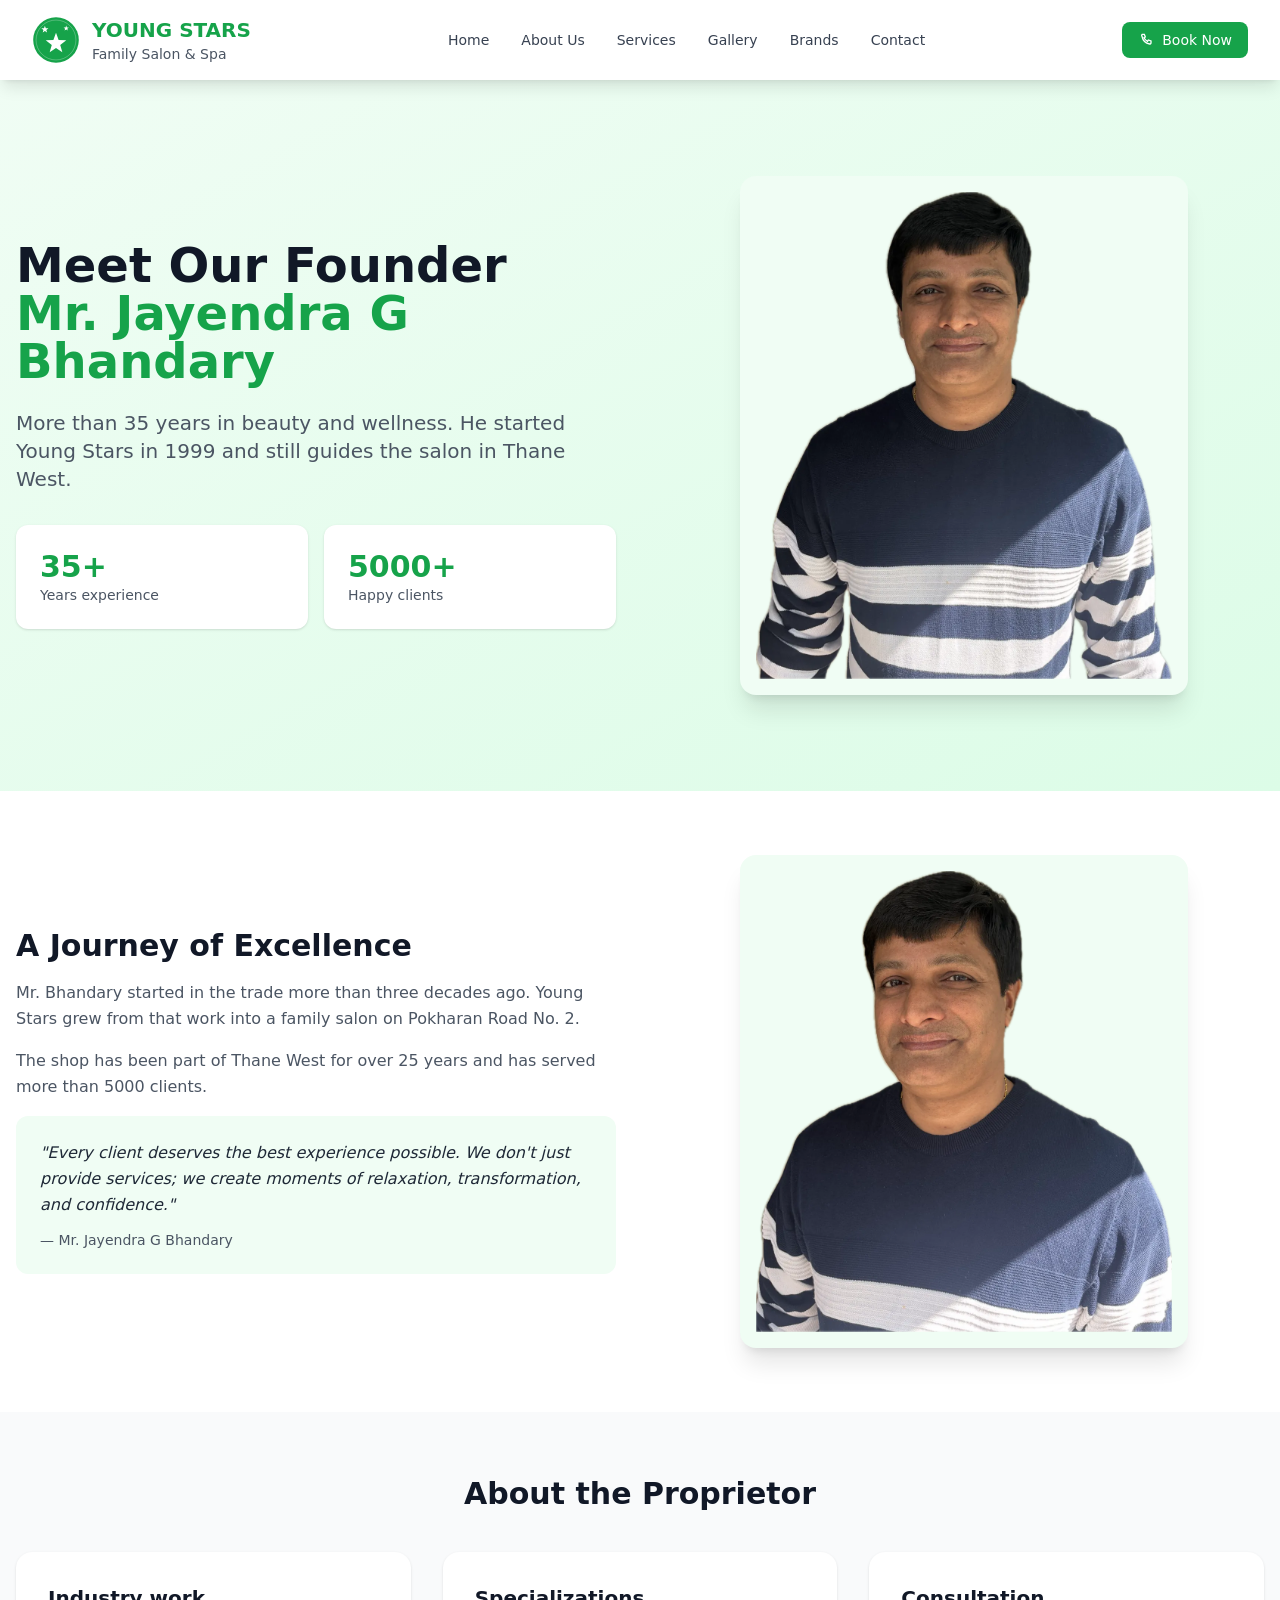
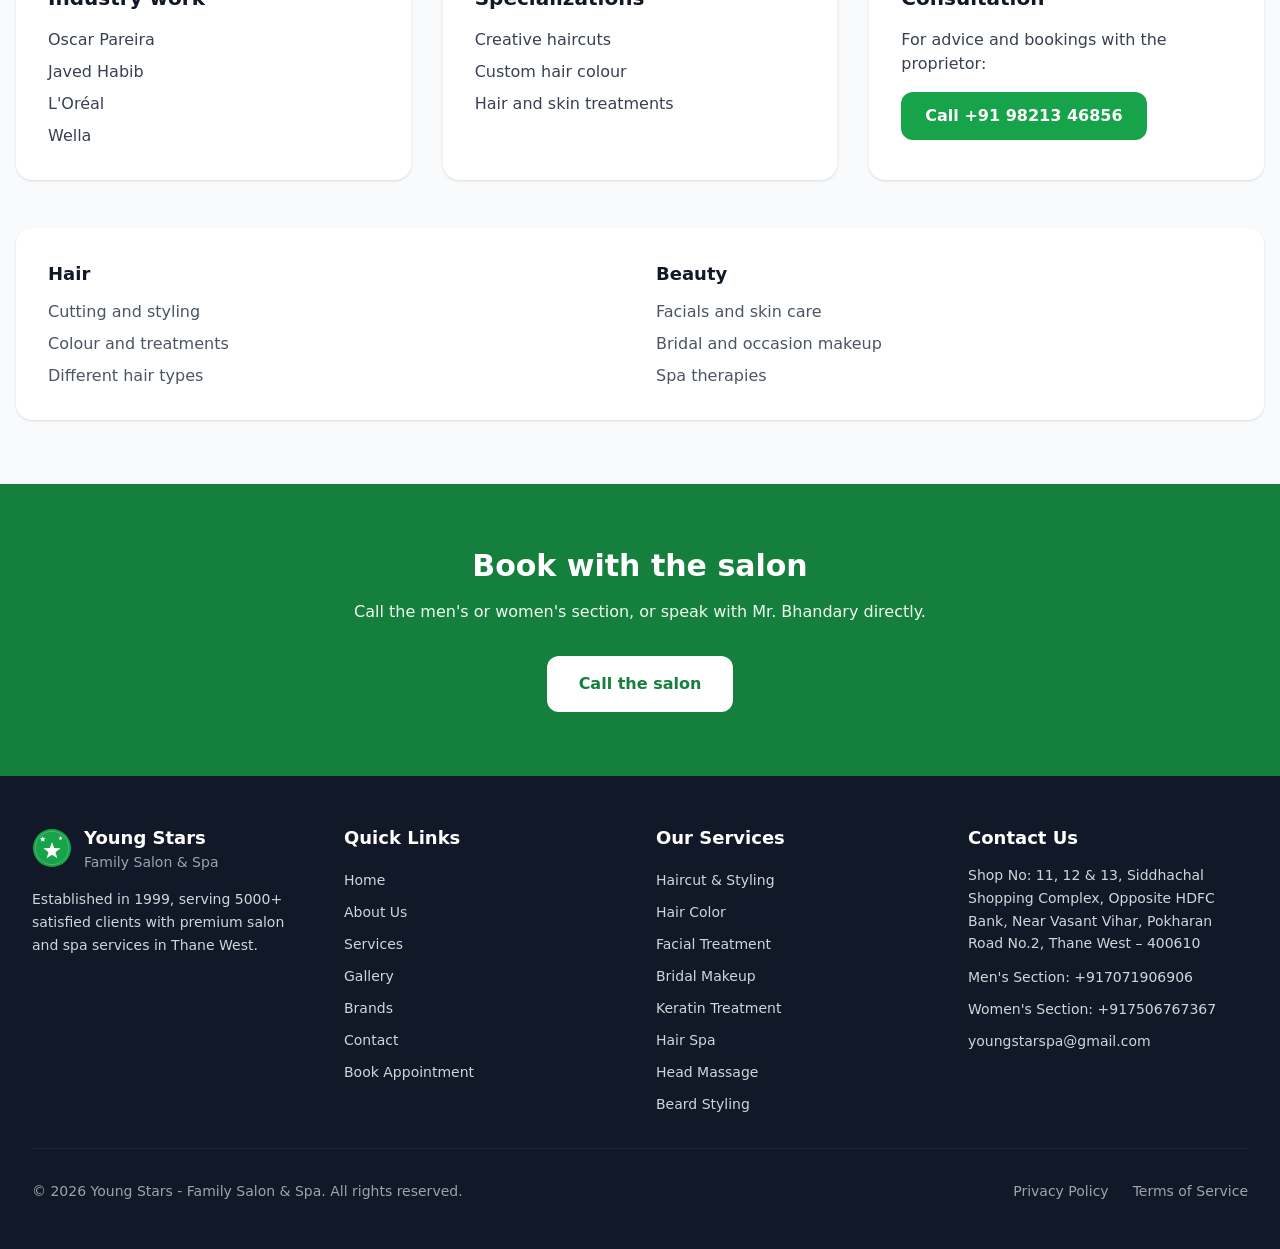
<file: founder/index.html>
<!doctype html>

<html lang="en">

<head>

  <meta charset="utf-8">

  <meta name="viewport" content="width=device-width, initial-scale=1">

  <title>Founder Profile - Mr. Jayendra G Bhandary | 35+ Years Experience</title>

  <meta name="description" content="Mr. Jayendra G Bhandary founded Young Stars Family Salon &amp; Spa in Thane West and has more than 35 years in the beauty trade.">

  

  <meta name="author" content="Young Stars Family Salon & Spa">

  <meta name="robots" content="index, follow">

  <link rel="canonical" href="https://youngstars.salon/founder">

  <meta property="og:title" content="Founder Profile - Mr. Jayendra G Bhandary | 35+ Years Experience">

  <meta property="og:description" content="Mr. Jayendra G Bhandary founded Young Stars Family Salon &amp; Spa in Thane West and has more than 35 years in the beauty trade.">

  <meta property="og:type" content="website">

  <meta property="og:url" content="https://youngstars.salon/founder">

  <meta property="og:site_name" content="Young Stars Family Salon & Spa">

  <meta name="twitter:card" content="summary_large_image">

  <meta name="theme-color" content="#16a34a">

  <link rel="icon" href="../favicon.svg" type="image/svg+xml">

  <link rel="manifest" href="../manifest.webmanifest">

  <link rel="stylesheet" href="../css/site.css">


  

</head>

<body class="min-h-screen flex flex-col bg-white text-gray-900">

<header class="bg-white shadow-lg sticky top-0 z-50">

  <div class="max-w-7xl mx-auto px-4 sm:px-6 lg:px-8">

    <div class="flex justify-between items-center py-4 gap-3">

      <a href="../index.html" class="flex items-center gap-2 sm:gap-3 min-w-0">

        <svg class="w-12 h-12 shrink-0" viewBox="0 0 80 80" aria-hidden="true"><circle cx="40" cy="40" r="38" fill="#16a34a"/><circle cx="40" cy="40" r="33.25" fill="none" stroke="#fff" stroke-opacity=".35" stroke-width="1.25"/><path fill="#fff" d="M40 28l4.35 12.01 12.77.43-10.08 7.85 3.54 12.27L40 53.4l-10.58 7.16 3.54-12.27-10.08-7.85 12.77-.43z"/><path fill="#fff" d="M21.5 16.3l1.5 4.14 4.4.14-3.47 2.71 1.21 4.23L21.5 25.05l-3.64 2.47 1.21-4.23-3.47-2.71 4.4-.14z"/><path fill="#fff" d="M57 15.9l1.12 3.06 3.25.12-2.56 2.01.89 3.13L57 22.4l-2.7 1.82.89-3.13-2.56-2.01 3.25-.12z"/></svg>

        <span class="min-w-0">

          <span class="block text-base sm:text-xl font-bold text-green-600 uppercase whitespace-nowrap">Young Stars</span>

          <span class="block text-xs sm:text-sm text-gray-600">Family Salon &amp; Spa</span>

        </span>

      </a>

      <nav class="hidden lg:flex items-center gap-2" aria-label="Primary"><a href="../index.html" class="px-3 py-2 text-sm font-medium transition-colors text-gray-700 hover:text-green-600">Home</a><a href="../about/" class="px-3 py-2 text-sm font-medium transition-colors text-gray-700 hover:text-green-600">About Us</a><a href="../services/" class="px-3 py-2 text-sm font-medium transition-colors text-gray-700 hover:text-green-600">Services</a><a href="../gallery/" class="px-3 py-2 text-sm font-medium transition-colors text-gray-700 hover:text-green-600">Gallery</a><a href="../brands/" class="px-3 py-2 text-sm font-medium transition-colors text-gray-700 hover:text-green-600">Brands</a><a href="../contact/" class="px-3 py-2 text-sm font-medium transition-colors text-gray-700 hover:text-green-600">Contact</a></nav>

      <div class="flex items-center gap-2">

        <div class="relative">

          <button type="button" data-book-toggle class="inline-flex items-center px-4 py-2 bg-green-600 text-white text-sm font-medium rounded-lg hover:bg-green-700" aria-haspopup="true"><svg class="w-4 h-4" viewBox="0 0 24 24" fill="none" stroke="currentColor" stroke-width="2" aria-hidden="true"><path d="M6.5 3.5h3l1.5 4-2 1.2a12 12 0 0 0 5.3 5.3l1.2-2 4 1.5v3A2 2 0 0 1 17.5 18 14.5 14.5 0 0 1 6 6.5a2 2 0 0 1 .5-3z"/></svg><span class="ml-2">Book Now</span></button>

          <div data-book-menu class="hidden absolute right-0 top-full mt-2 w-64 bg-white rounded-lg shadow-xl border border-gray-200 z-50 p-2">

    <a href="tel:+917071906906" class="flex items-center justify-between gap-3 px-3 py-2 rounded-md hover:bg-gray-50 text-sm text-gray-900"><span>Men's Section</span><span class="font-semibold text-blue-600">+91 7071906906</span></a>

    <a href="tel:+917506767367" class="flex items-center justify-between gap-3 px-3 py-2 rounded-md hover:bg-gray-50 text-sm text-gray-900"><span>Women's Section</span><span class="font-semibold text-pink-600">+91 7506767367</span></a>

    <a href="tel:+919821346856" class="flex items-center justify-between gap-3 px-3 py-2 rounded-md hover:bg-gray-50 text-sm text-gray-900"><span>Mr. Jayendra</span><span class="font-semibold text-green-600">+91 9821346856</span></a>

  </div>

        </div>

        <button type="button" data-nav-toggle class="lg:hidden p-2 text-gray-700" aria-label="Open menu" aria-expanded="false"><svg data-icon-open class="w-6 h-6" viewBox="0 0 24 24" fill="none" stroke="currentColor" stroke-width="2" aria-hidden="true"><path d="M4 7h16M4 12h16M4 17h16"/></svg><svg data-icon-close class="w-6 h-6 hidden" viewBox="0 0 24 24" fill="none" stroke="currentColor" stroke-width="2" aria-hidden="true"><path d="M6 6l12 12M18 6L6 18"/></svg></button>

      </div>

    </div>

    <div data-mobile-nav class="hidden lg:hidden border-t border-gray-200 py-4 space-y-1"><a href="../index.html" class="block px-4 py-2 text-base font-medium text-gray-700 hover:text-green-600 hover:bg-gray-50">Home</a><a href="../about/" class="block px-4 py-2 text-base font-medium text-gray-700 hover:text-green-600 hover:bg-gray-50">About Us</a><a href="../services/" class="block px-4 py-2 text-base font-medium text-gray-700 hover:text-green-600 hover:bg-gray-50">Services</a><a href="../gallery/" class="block px-4 py-2 text-base font-medium text-gray-700 hover:text-green-600 hover:bg-gray-50">Gallery</a><a href="../brands/" class="block px-4 py-2 text-base font-medium text-gray-700 hover:text-green-600 hover:bg-gray-50">Brands</a><a href="../contact/" class="block px-4 py-2 text-base font-medium text-gray-700 hover:text-green-600 hover:bg-gray-50">Contact</a></div>

  </div>

</header>

<main class="flex-grow">



<section class="bg-gradient-to-br from-green-50 to-green-100 py-16 lg:py-24">

  <div class="max-w-7xl mx-auto px-4 grid lg:grid-cols-2 gap-12 items-center">

    <div>

      <h1 class="text-4xl lg:text-5xl font-bold leading-tight">Meet Our Founder<br><span class="text-green-600">Mr. Jayendra G Bhandary</span></h1>

      <p class="mt-6 text-xl text-gray-600">More than 35 years in beauty and wellness. He started Young Stars in 1999 and still guides the salon in Thane West.</p>

      <div class="grid grid-cols-2 gap-4 mt-8">

        <div class="bg-white rounded-xl p-6 shadow"><p class="text-3xl font-bold text-green-600">35+</p><p class="text-sm text-gray-600">Years experience</p></div>

        <div class="bg-white rounded-xl p-6 shadow"><p class="text-3xl font-bold text-green-600">5000+</p><p class="text-sm text-gray-600">Happy clients</p></div>

      </div>

    </div>

    <img src="../assets/founder-1.webp" alt="Mr. Jayendra G Bhandary, founder of Young Stars Family Salon and Spa" class="w-full max-w-md mx-auto bg-green-50 rounded-2xl p-4 shadow-xl">

  </div>

</section>

<section class="py-16">

  <div class="max-w-7xl mx-auto px-4 grid lg:grid-cols-2 gap-12 items-center">

    <div class="space-y-4 text-gray-600 leading-relaxed">

      <h2 class="text-3xl font-bold text-gray-900">A Journey of Excellence</h2>

      <p>Mr. Bhandary started in the trade more than three decades ago. Young Stars grew from that work into a family salon on Pokharan Road No. 2.</p>

      <p>The shop has been part of Thane West for over 25 years and has served more than 5000 clients.</p>

      <blockquote class="bg-green-50 rounded-xl p-6 text-gray-800 italic">"Every client deserves the best experience possible. We don't just provide services; we create moments of relaxation, transformation, and confidence." <span class="block not-italic text-sm mt-3 text-gray-600">— Mr. Jayendra G Bhandary</span></blockquote>

    </div>

    <img src="../assets/founder-2.webp" alt="Mr. Jayendra G Bhandary in consultation" class="w-full max-w-md mx-auto bg-green-50 rounded-2xl p-4 shadow-xl">

  </div>

</section>

<section class="py-16 bg-gray-50">

  <div class="max-w-7xl mx-auto px-4">

    <h2 class="text-3xl font-bold text-center mb-10">About the Proprietor</h2>

    <div class="grid lg:grid-cols-3 gap-8">

      <article class="bg-white rounded-2xl p-8 shadow"><h3 class="text-xl font-bold mb-4">Industry work</h3><ul class="space-y-2 text-gray-700"><li>Oscar Pareira</li><li>Javed Habib</li><li>L'Oréal</li><li>Wella</li></ul></article>

      <article class="bg-white rounded-2xl p-8 shadow"><h3 class="text-xl font-bold mb-4">Specializations</h3><ul class="space-y-2 text-gray-700"><li>Creative haircuts</li><li>Custom hair colour</li><li>Hair and skin treatments</li></ul></article>

      <article class="bg-white rounded-2xl p-8 shadow"><h3 class="text-xl font-bold mb-4">Consultation</h3><p class="text-gray-700 mb-4">For advice and bookings with the proprietor:</p><a href="tel:+919821346856" class="inline-flex px-6 py-3 bg-green-600 text-white font-semibold rounded-xl">Call +91 98213 46856</a></article>

    </div>

    <div class="mt-12 bg-white rounded-2xl p-8 shadow grid md:grid-cols-2 gap-8">

      <div><h3 class="text-lg font-semibold mb-3">Hair</h3><ul class="space-y-2 text-gray-600"><li>Cutting and styling</li><li>Colour and treatments</li><li>Different hair types</li></ul></div>

      <div><h3 class="text-lg font-semibold mb-3">Beauty</h3><ul class="space-y-2 text-gray-600"><li>Facials and skin care</li><li>Bridal and occasion makeup</li><li>Spa therapies</li></ul></div>

    </div>

  </div>

</section>

<section class="py-16 bg-green-700 text-white text-center">

  <div class="max-w-3xl mx-auto px-4">

    <h2 class="text-3xl font-bold mb-4">Book with the salon</h2>

    <p class="mb-8 text-green-50">Call the men's or women's section, or speak with Mr. Bhandary directly.</p>

    <a href="tel:+917071906906" class="inline-flex px-8 py-4 bg-white text-green-700 font-semibold rounded-xl">Call the salon</a>

  </div>

</section>

</main>

<footer class="bg-gray-900 text-white mt-auto">

  <div class="max-w-7xl mx-auto px-4 sm:px-6 lg:px-8 py-12">

    <div class="grid grid-cols-1 md:grid-cols-2 lg:grid-cols-4 gap-8">

      <div class="space-y-4">

        <div class="flex items-center gap-3">

          <svg class="w-10 h-10 shrink-0" viewBox="0 0 80 80" aria-hidden="true"><circle cx="40" cy="40" r="38" fill="#16a34a"/><circle cx="40" cy="40" r="33.25" fill="none" stroke="#fff" stroke-opacity=".35" stroke-width="1.25"/><path fill="#fff" d="M40 28l4.35 12.01 12.77.43-10.08 7.85 3.54 12.27L40 53.4l-10.58 7.16 3.54-12.27-10.08-7.85 12.77-.43z"/><path fill="#fff" d="M21.5 16.3l1.5 4.14 4.4.14-3.47 2.71 1.21 4.23L21.5 25.05l-3.64 2.47 1.21-4.23-3.47-2.71 4.4-.14z"/><path fill="#fff" d="M57 15.9l1.12 3.06 3.25.12-2.56 2.01.89 3.13L57 22.4l-2.7 1.82.89-3.13-2.56-2.01 3.25-.12z"/></svg>

          <div><p class="text-lg font-bold">Young Stars</p><p class="text-sm text-gray-400">Family Salon &amp; Spa</p></div>

        </div>

        <p class="text-gray-300 text-sm leading-relaxed">Established in 1999, serving 5000+ satisfied clients with premium salon and spa services in Thane West.</p>

      </div>

      <div>

        <h2 class="text-lg font-semibold mb-4">Quick Links</h2>

        <ul class="space-y-2"><li><a class="text-gray-300 hover:text-white text-sm" href="../index.html">Home</a></li><li><a class="text-gray-300 hover:text-white text-sm" href="../about/">About Us</a></li><li><a class="text-gray-300 hover:text-white text-sm" href="../services/">Services</a></li><li><a class="text-gray-300 hover:text-white text-sm" href="../gallery/">Gallery</a></li><li><a class="text-gray-300 hover:text-white text-sm" href="../brands/">Brands</a></li><li><a class="text-gray-300 hover:text-white text-sm" href="../contact/">Contact</a></li><li><a class="text-gray-300 hover:text-white text-sm" href="../book-appointment/">Book Appointment</a></li></ul>

      </div>

      <div>

        <h2 class="text-lg font-semibold mb-4">Our Services</h2>

        <ul class="space-y-2"><li><a class="text-gray-300 hover:text-white text-sm" href="../services/">Haircut & Styling</a></li><li><a class="text-gray-300 hover:text-white text-sm" href="../services/">Hair Color</a></li><li><a class="text-gray-300 hover:text-white text-sm" href="../services/">Facial Treatment</a></li><li><a class="text-gray-300 hover:text-white text-sm" href="../services/">Bridal Makeup</a></li><li><a class="text-gray-300 hover:text-white text-sm" href="../services/">Keratin Treatment</a></li><li><a class="text-gray-300 hover:text-white text-sm" href="../services/">Hair Spa</a></li><li><a class="text-gray-300 hover:text-white text-sm" href="../services/">Head Massage</a></li><li><a class="text-gray-300 hover:text-white text-sm" href="../services/">Beard Styling</a></li></ul>

      </div>

      <div class="space-y-3">

        <h2 class="text-lg font-semibold">Contact Us</h2>

        <p class="text-gray-300 text-sm leading-relaxed">Shop No: 11, 12 &amp; 13, Siddhachal Shopping Complex, Opposite HDFC Bank, Near Vasant Vihar, Pokharan Road No.2, Thane West – 400610</p>

        <p class="text-gray-300 text-sm">Men's Section: <a class="hover:text-white" href="tel:+917071906906">+917071906906</a></p>

        <p class="text-gray-300 text-sm">Women's Section: <a class="hover:text-white" href="tel:+917506767367">+917506767367</a></p>

        <p class="text-sm"><a class="text-gray-300 hover:text-white" href="mailto:youngstarspa@gmail.com">youngstarspa@gmail.com</a></p>

      </div>

    </div>

    <div class="border-t border-gray-800 mt-8 pt-8 flex flex-col md:flex-row justify-between gap-4 text-sm text-gray-400">

      <p>© <span data-year>2026</span> Young Stars - Family Salon &amp; Spa. All rights reserved.</p>

      <div class="flex gap-6">

        <a class="hover:text-white" href="../privacy-policy/">Privacy Policy</a>

        <a class="hover:text-white" href="../terms-of-service/">Terms of Service</a>

      </div>

    </div>

  </div>

</footer>

<script src="../js/site.js"></script>

</body>

</html>
</file>
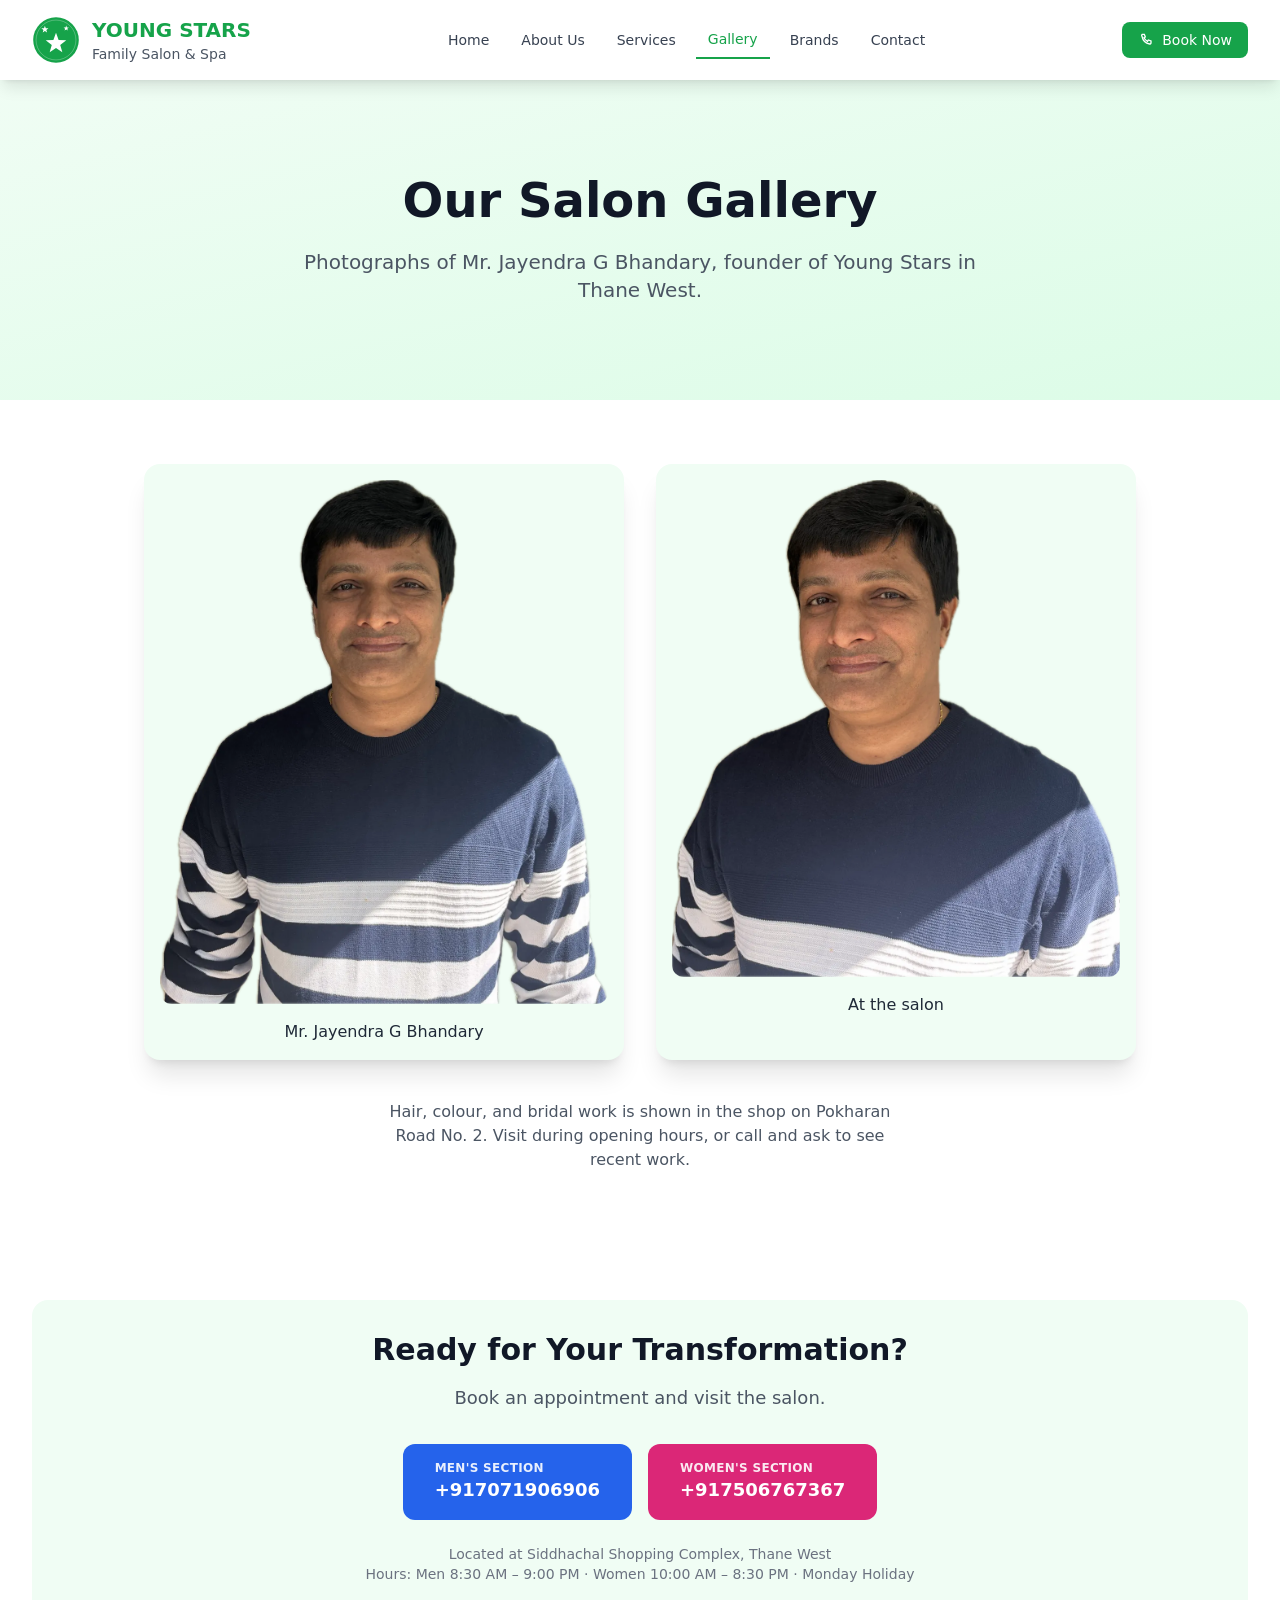
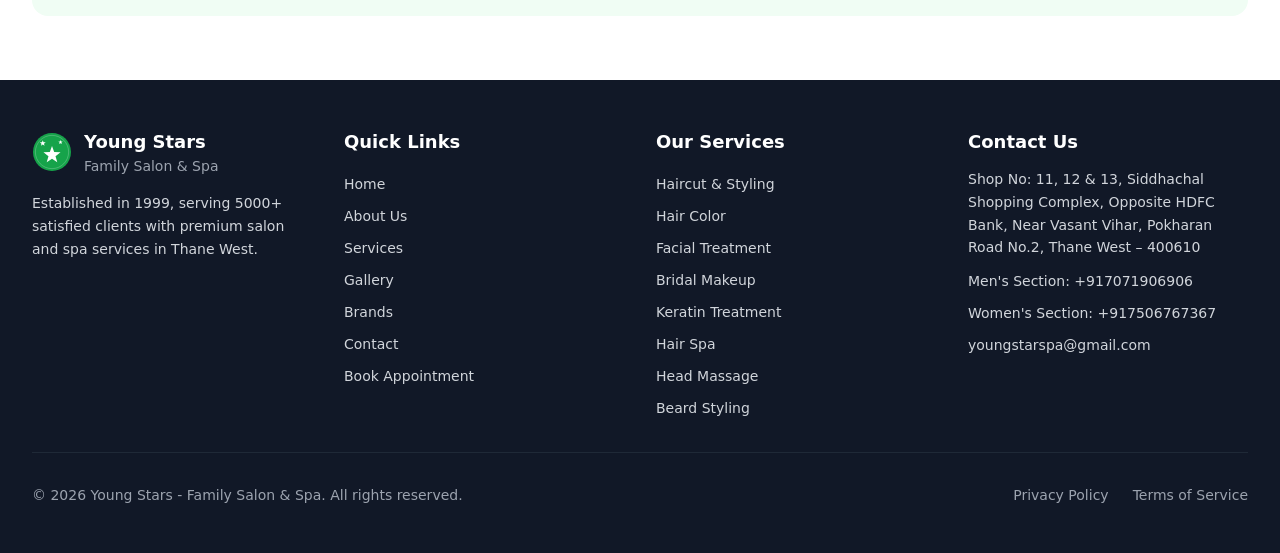
<file: gallery/index.html>
<!doctype html>

<html lang="en">

<head>

  <meta charset="utf-8">

  <meta name="viewport" content="width=device-width, initial-scale=1">

  <title>Gallery - Young Stars Family Salon &amp; Spa</title>

  <meta name="description" content="Photos of work and the salon at Young Stars Family Salon &amp; Spa, Thane West.">

  

  <meta name="author" content="Young Stars Family Salon & Spa">

  <meta name="robots" content="index, follow">

  <link rel="canonical" href="https://youngstars.salon/gallery">

  <meta property="og:title" content="Gallery - Young Stars Family Salon &amp; Spa">

  <meta property="og:description" content="Photos of work and the salon at Young Stars Family Salon &amp; Spa, Thane West.">

  <meta property="og:type" content="website">

  <meta property="og:url" content="https://youngstars.salon/gallery">

  <meta property="og:site_name" content="Young Stars Family Salon & Spa">

  <meta name="twitter:card" content="summary_large_image">

  <meta name="theme-color" content="#16a34a">

  <link rel="icon" href="../favicon.svg" type="image/svg+xml">

  <link rel="manifest" href="../manifest.webmanifest">

  <link rel="stylesheet" href="../css/site.css">


  

</head>

<body class="min-h-screen flex flex-col bg-white text-gray-900">

<header class="bg-white shadow-lg sticky top-0 z-50">

  <div class="max-w-7xl mx-auto px-4 sm:px-6 lg:px-8">

    <div class="flex justify-between items-center py-4 gap-3">

      <a href="../index.html" class="flex items-center gap-2 sm:gap-3 min-w-0">

        <svg class="w-12 h-12 shrink-0" viewBox="0 0 80 80" aria-hidden="true"><circle cx="40" cy="40" r="38" fill="#16a34a"/><circle cx="40" cy="40" r="33.25" fill="none" stroke="#fff" stroke-opacity=".35" stroke-width="1.25"/><path fill="#fff" d="M40 28l4.35 12.01 12.77.43-10.08 7.85 3.54 12.27L40 53.4l-10.58 7.16 3.54-12.27-10.08-7.85 12.77-.43z"/><path fill="#fff" d="M21.5 16.3l1.5 4.14 4.4.14-3.47 2.71 1.21 4.23L21.5 25.05l-3.64 2.47 1.21-4.23-3.47-2.71 4.4-.14z"/><path fill="#fff" d="M57 15.9l1.12 3.06 3.25.12-2.56 2.01.89 3.13L57 22.4l-2.7 1.82.89-3.13-2.56-2.01 3.25-.12z"/></svg>

        <span class="min-w-0">

          <span class="block text-base sm:text-xl font-bold text-green-600 uppercase whitespace-nowrap">Young Stars</span>

          <span class="block text-xs sm:text-sm text-gray-600">Family Salon &amp; Spa</span>

        </span>

      </a>

      <nav class="hidden lg:flex items-center gap-2" aria-label="Primary"><a href="../index.html" class="px-3 py-2 text-sm font-medium transition-colors text-gray-700 hover:text-green-600">Home</a><a href="../about/" class="px-3 py-2 text-sm font-medium transition-colors text-gray-700 hover:text-green-600">About Us</a><a href="../services/" class="px-3 py-2 text-sm font-medium transition-colors text-gray-700 hover:text-green-600">Services</a><a href="../gallery/" class="px-3 py-2 text-sm font-medium transition-colors text-green-600 border-b-2 border-green-600">Gallery</a><a href="../brands/" class="px-3 py-2 text-sm font-medium transition-colors text-gray-700 hover:text-green-600">Brands</a><a href="../contact/" class="px-3 py-2 text-sm font-medium transition-colors text-gray-700 hover:text-green-600">Contact</a></nav>

      <div class="flex items-center gap-2">

        <div class="relative">

          <button type="button" data-book-toggle class="inline-flex items-center px-4 py-2 bg-green-600 text-white text-sm font-medium rounded-lg hover:bg-green-700" aria-haspopup="true"><svg class="w-4 h-4" viewBox="0 0 24 24" fill="none" stroke="currentColor" stroke-width="2" aria-hidden="true"><path d="M6.5 3.5h3l1.5 4-2 1.2a12 12 0 0 0 5.3 5.3l1.2-2 4 1.5v3A2 2 0 0 1 17.5 18 14.5 14.5 0 0 1 6 6.5a2 2 0 0 1 .5-3z"/></svg><span class="ml-2">Book Now</span></button>

          <div data-book-menu class="hidden absolute right-0 top-full mt-2 w-64 bg-white rounded-lg shadow-xl border border-gray-200 z-50 p-2">

    <a href="tel:+917071906906" class="flex items-center justify-between gap-3 px-3 py-2 rounded-md hover:bg-gray-50 text-sm text-gray-900"><span>Men's Section</span><span class="font-semibold text-blue-600">+91 7071906906</span></a>

    <a href="tel:+917506767367" class="flex items-center justify-between gap-3 px-3 py-2 rounded-md hover:bg-gray-50 text-sm text-gray-900"><span>Women's Section</span><span class="font-semibold text-pink-600">+91 7506767367</span></a>

    <a href="tel:+919821346856" class="flex items-center justify-between gap-3 px-3 py-2 rounded-md hover:bg-gray-50 text-sm text-gray-900"><span>Mr. Jayendra</span><span class="font-semibold text-green-600">+91 9821346856</span></a>

  </div>

        </div>

        <button type="button" data-nav-toggle class="lg:hidden p-2 text-gray-700" aria-label="Open menu" aria-expanded="false"><svg data-icon-open class="w-6 h-6" viewBox="0 0 24 24" fill="none" stroke="currentColor" stroke-width="2" aria-hidden="true"><path d="M4 7h16M4 12h16M4 17h16"/></svg><svg data-icon-close class="w-6 h-6 hidden" viewBox="0 0 24 24" fill="none" stroke="currentColor" stroke-width="2" aria-hidden="true"><path d="M6 6l12 12M18 6L6 18"/></svg></button>

      </div>

    </div>

    <div data-mobile-nav class="hidden lg:hidden border-t border-gray-200 py-4 space-y-1"><a href="../index.html" class="block px-4 py-2 text-base font-medium text-gray-700 hover:text-green-600 hover:bg-gray-50">Home</a><a href="../about/" class="block px-4 py-2 text-base font-medium text-gray-700 hover:text-green-600 hover:bg-gray-50">About Us</a><a href="../services/" class="block px-4 py-2 text-base font-medium text-gray-700 hover:text-green-600 hover:bg-gray-50">Services</a><a href="../gallery/" class="block px-4 py-2 text-base font-medium text-green-600 bg-green-50">Gallery</a><a href="../brands/" class="block px-4 py-2 text-base font-medium text-gray-700 hover:text-green-600 hover:bg-gray-50">Brands</a><a href="../contact/" class="block px-4 py-2 text-base font-medium text-gray-700 hover:text-green-600 hover:bg-gray-50">Contact</a></div>

  </div>

</header>

<main class="flex-grow">



<section class="bg-gradient-to-br from-green-50 to-green-100 py-16 lg:py-24 text-center">

  <div class="max-w-3xl mx-auto px-4">

    <h1 class="text-4xl lg:text-5xl font-bold mb-6">Our Salon Gallery</h1>

    <p class="text-xl text-gray-600">Photographs of Mr. Jayendra G Bhandary, founder of Young Stars in Thane West.</p>

  </div>

</section>

<section class="py-16">

  <div class="max-w-5xl mx-auto px-4 grid md:grid-cols-2 gap-8">

    <figure class="bg-green-50 rounded-2xl p-4 shadow-xl">

      <img src="../assets/founder-1.webp" alt="Mr. Jayendra G Bhandary, founder of Young Stars" class="w-full rounded-xl">

      <figcaption class="mt-4 text-center font-medium text-gray-800">Mr. Jayendra G Bhandary</figcaption>

    </figure>

    <figure class="bg-green-50 rounded-2xl p-4 shadow-xl">

      <img src="../assets/founder-2.webp" alt="Mr. Jayendra G Bhandary at the salon" class="w-full rounded-xl">

      <figcaption class="mt-4 text-center font-medium text-gray-800">At the salon</figcaption>

    </figure>

  </div>

  <p class="max-w-xl mx-auto mt-10 px-4 text-center text-gray-600">Hair, colour, and bridal work is shown in the shop on Pokharan Road No. 2. Visit during opening hours, or call and ask to see recent work.</p>

</section>

<section class="py-16">

  <div class="max-w-7xl mx-auto px-4 sm:px-6 lg:px-8">

    <div class="bg-green-50 rounded-2xl p-8 text-center">

      <h2 class="text-3xl font-bold text-gray-900 mb-4">Ready for Your Transformation?</h2>

      <p class="text-lg text-gray-600 mb-8">Book an appointment and visit the salon.</p>

      <div class="flex flex-col sm:flex-row gap-4 justify-center">

        <a href="tel:+917071906906" class="inline-flex items-center justify-center px-8 py-4 bg-blue-600 text-white font-semibold rounded-xl hover:bg-blue-700"><span class="text-left"><span class="block text-xs uppercase tracking-wide opacity-90">Men's Section</span><span class="block text-lg font-bold">+917071906906</span></span></a>

        <a href="tel:+917506767367" class="inline-flex items-center justify-center px-8 py-4 bg-pink-600 text-white font-semibold rounded-xl hover:bg-pink-700"><span class="text-left"><span class="block text-xs uppercase tracking-wide opacity-90">Women's Section</span><span class="block text-lg font-bold">+917506767367</span></span></a>

      </div>

      <p class="mt-6 text-sm text-gray-500">Located at Siddhachal Shopping Complex, Thane West</p>

      <p class="text-sm text-gray-500">Hours: Men 8:30 AM – 9:00 PM · Women 10:00 AM – 8:30 PM · Monday Holiday</p>

    </div>

  </div>

</section>

</main>

<footer class="bg-gray-900 text-white mt-auto">

  <div class="max-w-7xl mx-auto px-4 sm:px-6 lg:px-8 py-12">

    <div class="grid grid-cols-1 md:grid-cols-2 lg:grid-cols-4 gap-8">

      <div class="space-y-4">

        <div class="flex items-center gap-3">

          <svg class="w-10 h-10 shrink-0" viewBox="0 0 80 80" aria-hidden="true"><circle cx="40" cy="40" r="38" fill="#16a34a"/><circle cx="40" cy="40" r="33.25" fill="none" stroke="#fff" stroke-opacity=".35" stroke-width="1.25"/><path fill="#fff" d="M40 28l4.35 12.01 12.77.43-10.08 7.85 3.54 12.27L40 53.4l-10.58 7.16 3.54-12.27-10.08-7.85 12.77-.43z"/><path fill="#fff" d="M21.5 16.3l1.5 4.14 4.4.14-3.47 2.71 1.21 4.23L21.5 25.05l-3.64 2.47 1.21-4.23-3.47-2.71 4.4-.14z"/><path fill="#fff" d="M57 15.9l1.12 3.06 3.25.12-2.56 2.01.89 3.13L57 22.4l-2.7 1.82.89-3.13-2.56-2.01 3.25-.12z"/></svg>

          <div><p class="text-lg font-bold">Young Stars</p><p class="text-sm text-gray-400">Family Salon &amp; Spa</p></div>

        </div>

        <p class="text-gray-300 text-sm leading-relaxed">Established in 1999, serving 5000+ satisfied clients with premium salon and spa services in Thane West.</p>

      </div>

      <div>

        <h2 class="text-lg font-semibold mb-4">Quick Links</h2>

        <ul class="space-y-2"><li><a class="text-gray-300 hover:text-white text-sm" href="../index.html">Home</a></li><li><a class="text-gray-300 hover:text-white text-sm" href="../about/">About Us</a></li><li><a class="text-gray-300 hover:text-white text-sm" href="../services/">Services</a></li><li><a class="text-gray-300 hover:text-white text-sm" href="../gallery/">Gallery</a></li><li><a class="text-gray-300 hover:text-white text-sm" href="../brands/">Brands</a></li><li><a class="text-gray-300 hover:text-white text-sm" href="../contact/">Contact</a></li><li><a class="text-gray-300 hover:text-white text-sm" href="../book-appointment/">Book Appointment</a></li></ul>

      </div>

      <div>

        <h2 class="text-lg font-semibold mb-4">Our Services</h2>

        <ul class="space-y-2"><li><a class="text-gray-300 hover:text-white text-sm" href="../services/">Haircut & Styling</a></li><li><a class="text-gray-300 hover:text-white text-sm" href="../services/">Hair Color</a></li><li><a class="text-gray-300 hover:text-white text-sm" href="../services/">Facial Treatment</a></li><li><a class="text-gray-300 hover:text-white text-sm" href="../services/">Bridal Makeup</a></li><li><a class="text-gray-300 hover:text-white text-sm" href="../services/">Keratin Treatment</a></li><li><a class="text-gray-300 hover:text-white text-sm" href="../services/">Hair Spa</a></li><li><a class="text-gray-300 hover:text-white text-sm" href="../services/">Head Massage</a></li><li><a class="text-gray-300 hover:text-white text-sm" href="../services/">Beard Styling</a></li></ul>

      </div>

      <div class="space-y-3">

        <h2 class="text-lg font-semibold">Contact Us</h2>

        <p class="text-gray-300 text-sm leading-relaxed">Shop No: 11, 12 &amp; 13, Siddhachal Shopping Complex, Opposite HDFC Bank, Near Vasant Vihar, Pokharan Road No.2, Thane West – 400610</p>

        <p class="text-gray-300 text-sm">Men's Section: <a class="hover:text-white" href="tel:+917071906906">+917071906906</a></p>

        <p class="text-gray-300 text-sm">Women's Section: <a class="hover:text-white" href="tel:+917506767367">+917506767367</a></p>

        <p class="text-sm"><a class="text-gray-300 hover:text-white" href="mailto:youngstarspa@gmail.com">youngstarspa@gmail.com</a></p>

      </div>

    </div>

    <div class="border-t border-gray-800 mt-8 pt-8 flex flex-col md:flex-row justify-between gap-4 text-sm text-gray-400">

      <p>© <span data-year>2026</span> Young Stars - Family Salon &amp; Spa. All rights reserved.</p>

      <div class="flex gap-6">

        <a class="hover:text-white" href="../privacy-policy/">Privacy Policy</a>

        <a class="hover:text-white" href="../terms-of-service/">Terms of Service</a>

      </div>

    </div>

  </div>

</footer>

<script src="../js/site.js"></script>

</body>

</html>
</file>
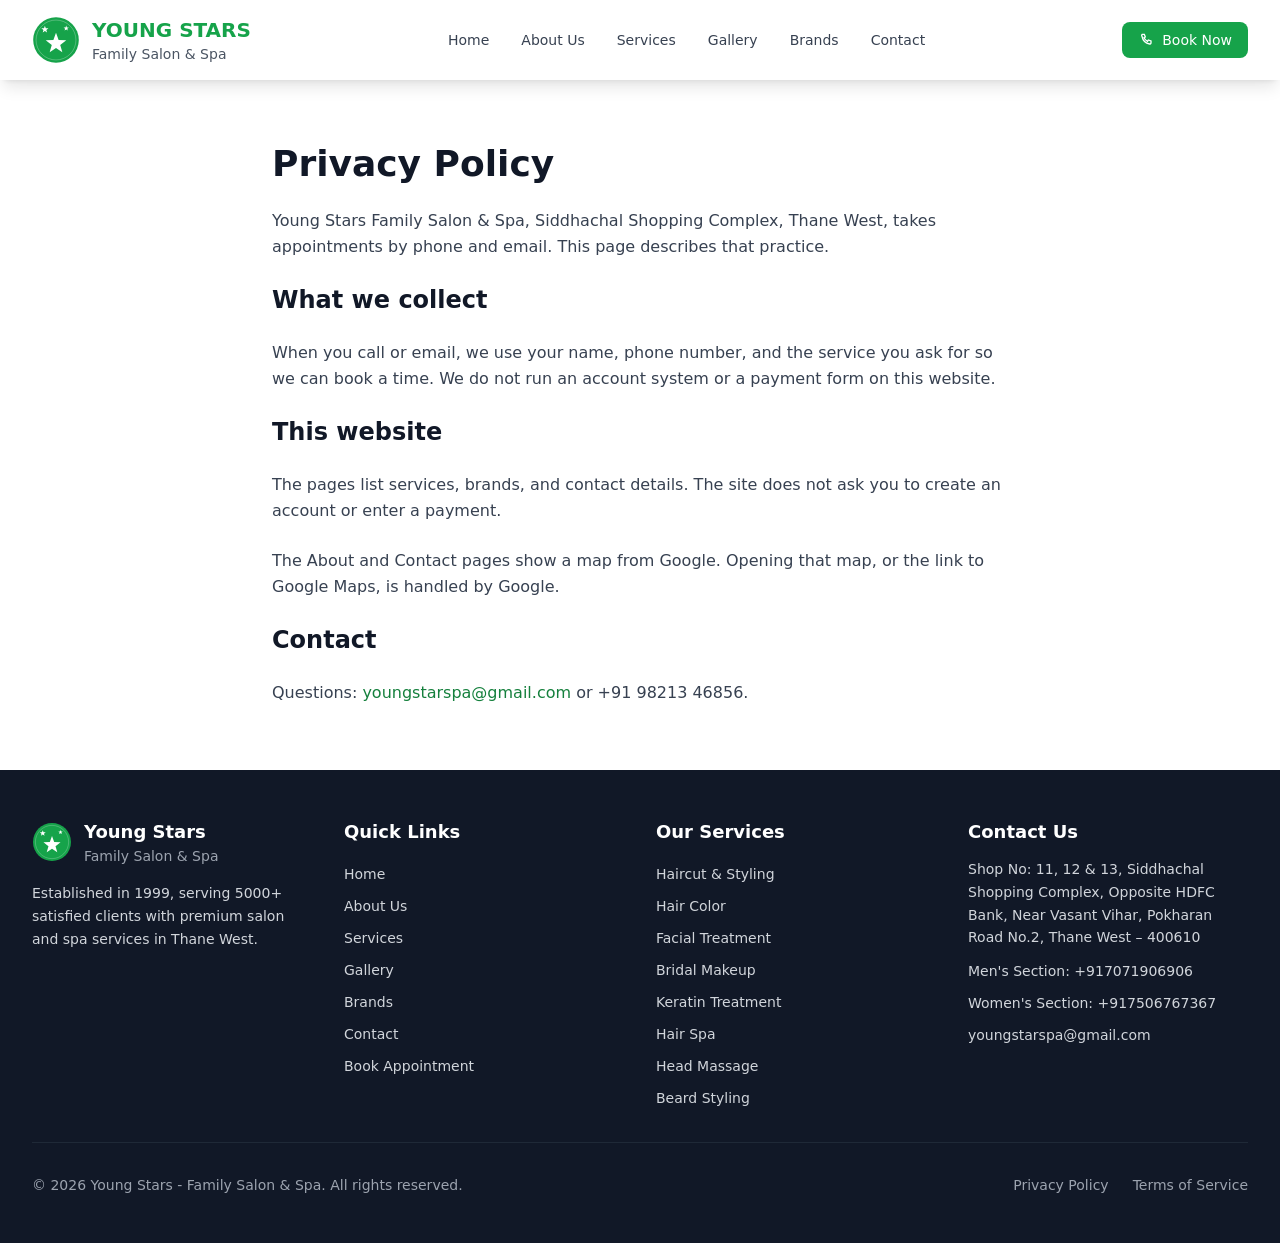
<file: privacy-policy/index.html>
<!doctype html>

<html lang="en">

<head>

  <meta charset="utf-8">

  <meta name="viewport" content="width=device-width, initial-scale=1">

  <title>Privacy Policy - Young Stars Family Salon &amp; Spa</title>

  <meta name="description" content="How Young Stars Family Salon &amp; Spa handles phone enquiries and website visits.">

  

  <meta name="author" content="Young Stars Family Salon & Spa">

  <meta name="robots" content="index, follow">

  <link rel="canonical" href="https://youngstars.salon/privacy-policy">

  <meta property="og:title" content="Privacy Policy - Young Stars Family Salon &amp; Spa">

  <meta property="og:description" content="How Young Stars Family Salon &amp; Spa handles phone enquiries and website visits.">

  <meta property="og:type" content="website">

  <meta property="og:url" content="https://youngstars.salon/privacy-policy">

  <meta property="og:site_name" content="Young Stars Family Salon & Spa">

  <meta name="twitter:card" content="summary_large_image">

  <meta name="theme-color" content="#16a34a">

  <link rel="icon" href="../favicon.svg" type="image/svg+xml">

  <link rel="manifest" href="../manifest.webmanifest">

  <link rel="stylesheet" href="../css/site.css">


  

</head>

<body class="min-h-screen flex flex-col bg-white text-gray-900">

<header class="bg-white shadow-lg sticky top-0 z-50">

  <div class="max-w-7xl mx-auto px-4 sm:px-6 lg:px-8">

    <div class="flex justify-between items-center py-4 gap-3">

      <a href="../index.html" class="flex items-center gap-2 sm:gap-3 min-w-0">

        <svg class="w-12 h-12 shrink-0" viewBox="0 0 80 80" aria-hidden="true"><circle cx="40" cy="40" r="38" fill="#16a34a"/><circle cx="40" cy="40" r="33.25" fill="none" stroke="#fff" stroke-opacity=".35" stroke-width="1.25"/><path fill="#fff" d="M40 28l4.35 12.01 12.77.43-10.08 7.85 3.54 12.27L40 53.4l-10.58 7.16 3.54-12.27-10.08-7.85 12.77-.43z"/><path fill="#fff" d="M21.5 16.3l1.5 4.14 4.4.14-3.47 2.71 1.21 4.23L21.5 25.05l-3.64 2.47 1.21-4.23-3.47-2.71 4.4-.14z"/><path fill="#fff" d="M57 15.9l1.12 3.06 3.25.12-2.56 2.01.89 3.13L57 22.4l-2.7 1.82.89-3.13-2.56-2.01 3.25-.12z"/></svg>

        <span class="min-w-0">

          <span class="block text-base sm:text-xl font-bold text-green-600 uppercase whitespace-nowrap">Young Stars</span>

          <span class="block text-xs sm:text-sm text-gray-600">Family Salon &amp; Spa</span>

        </span>

      </a>

      <nav class="hidden lg:flex items-center gap-2" aria-label="Primary"><a href="../index.html" class="px-3 py-2 text-sm font-medium transition-colors text-gray-700 hover:text-green-600">Home</a><a href="../about/" class="px-3 py-2 text-sm font-medium transition-colors text-gray-700 hover:text-green-600">About Us</a><a href="../services/" class="px-3 py-2 text-sm font-medium transition-colors text-gray-700 hover:text-green-600">Services</a><a href="../gallery/" class="px-3 py-2 text-sm font-medium transition-colors text-gray-700 hover:text-green-600">Gallery</a><a href="../brands/" class="px-3 py-2 text-sm font-medium transition-colors text-gray-700 hover:text-green-600">Brands</a><a href="../contact/" class="px-3 py-2 text-sm font-medium transition-colors text-gray-700 hover:text-green-600">Contact</a></nav>

      <div class="flex items-center gap-2">

        <div class="relative">

          <button type="button" data-book-toggle class="inline-flex items-center px-4 py-2 bg-green-600 text-white text-sm font-medium rounded-lg hover:bg-green-700" aria-haspopup="true"><svg class="w-4 h-4" viewBox="0 0 24 24" fill="none" stroke="currentColor" stroke-width="2" aria-hidden="true"><path d="M6.5 3.5h3l1.5 4-2 1.2a12 12 0 0 0 5.3 5.3l1.2-2 4 1.5v3A2 2 0 0 1 17.5 18 14.5 14.5 0 0 1 6 6.5a2 2 0 0 1 .5-3z"/></svg><span class="ml-2">Book Now</span></button>

          <div data-book-menu class="hidden absolute right-0 top-full mt-2 w-64 bg-white rounded-lg shadow-xl border border-gray-200 z-50 p-2">

    <a href="tel:+917071906906" class="flex items-center justify-between gap-3 px-3 py-2 rounded-md hover:bg-gray-50 text-sm text-gray-900"><span>Men's Section</span><span class="font-semibold text-blue-600">+91 7071906906</span></a>

    <a href="tel:+917506767367" class="flex items-center justify-between gap-3 px-3 py-2 rounded-md hover:bg-gray-50 text-sm text-gray-900"><span>Women's Section</span><span class="font-semibold text-pink-600">+91 7506767367</span></a>

    <a href="tel:+919821346856" class="flex items-center justify-between gap-3 px-3 py-2 rounded-md hover:bg-gray-50 text-sm text-gray-900"><span>Mr. Jayendra</span><span class="font-semibold text-green-600">+91 9821346856</span></a>

  </div>

        </div>

        <button type="button" data-nav-toggle class="lg:hidden p-2 text-gray-700" aria-label="Open menu" aria-expanded="false"><svg data-icon-open class="w-6 h-6" viewBox="0 0 24 24" fill="none" stroke="currentColor" stroke-width="2" aria-hidden="true"><path d="M4 7h16M4 12h16M4 17h16"/></svg><svg data-icon-close class="w-6 h-6 hidden" viewBox="0 0 24 24" fill="none" stroke="currentColor" stroke-width="2" aria-hidden="true"><path d="M6 6l12 12M18 6L6 18"/></svg></button>

      </div>

    </div>

    <div data-mobile-nav class="hidden lg:hidden border-t border-gray-200 py-4 space-y-1"><a href="../index.html" class="block px-4 py-2 text-base font-medium text-gray-700 hover:text-green-600 hover:bg-gray-50">Home</a><a href="../about/" class="block px-4 py-2 text-base font-medium text-gray-700 hover:text-green-600 hover:bg-gray-50">About Us</a><a href="../services/" class="block px-4 py-2 text-base font-medium text-gray-700 hover:text-green-600 hover:bg-gray-50">Services</a><a href="../gallery/" class="block px-4 py-2 text-base font-medium text-gray-700 hover:text-green-600 hover:bg-gray-50">Gallery</a><a href="../brands/" class="block px-4 py-2 text-base font-medium text-gray-700 hover:text-green-600 hover:bg-gray-50">Brands</a><a href="../contact/" class="block px-4 py-2 text-base font-medium text-gray-700 hover:text-green-600 hover:bg-gray-50">Contact</a></div>

  </div>

</header>

<main class="flex-grow">



<section class="py-16"><div class="max-w-3xl mx-auto px-4 space-y-6 text-gray-700 leading-relaxed">

  <h1 class="text-4xl font-bold text-gray-900">Privacy Policy</h1>

  <p>Young Stars Family Salon &amp; Spa, Siddhachal Shopping Complex, Thane West, takes appointments by phone and email. This page describes that practice.</p>

  <h2 class="text-2xl font-bold text-gray-900">What we collect</h2>

  <p>When you call or email, we use your name, phone number, and the service you ask for so we can book a time. We do not run an account system or a payment form on this website.</p>

  <h2 class="text-2xl font-bold text-gray-900">This website</h2>

  <p>The pages list services, brands, and contact details. The site does not ask you to create an account or enter a payment.</p>
  <p>The About and Contact pages show a map from Google. Opening that map, or the link to Google Maps, is handled by Google.</p>

  <h2 class="text-2xl font-bold text-gray-900">Contact</h2>

  <p>Questions: <a class="text-green-700" href="mailto:youngstarspa@gmail.com">youngstarspa@gmail.com</a> or +91 98213 46856.</p>

</div></section>

</main>

<footer class="bg-gray-900 text-white mt-auto">

  <div class="max-w-7xl mx-auto px-4 sm:px-6 lg:px-8 py-12">

    <div class="grid grid-cols-1 md:grid-cols-2 lg:grid-cols-4 gap-8">

      <div class="space-y-4">

        <div class="flex items-center gap-3">

          <svg class="w-10 h-10 shrink-0" viewBox="0 0 80 80" aria-hidden="true"><circle cx="40" cy="40" r="38" fill="#16a34a"/><circle cx="40" cy="40" r="33.25" fill="none" stroke="#fff" stroke-opacity=".35" stroke-width="1.25"/><path fill="#fff" d="M40 28l4.35 12.01 12.77.43-10.08 7.85 3.54 12.27L40 53.4l-10.58 7.16 3.54-12.27-10.08-7.85 12.77-.43z"/><path fill="#fff" d="M21.5 16.3l1.5 4.14 4.4.14-3.47 2.71 1.21 4.23L21.5 25.05l-3.64 2.47 1.21-4.23-3.47-2.71 4.4-.14z"/><path fill="#fff" d="M57 15.9l1.12 3.06 3.25.12-2.56 2.01.89 3.13L57 22.4l-2.7 1.82.89-3.13-2.56-2.01 3.25-.12z"/></svg>

          <div><p class="text-lg font-bold">Young Stars</p><p class="text-sm text-gray-400">Family Salon &amp; Spa</p></div>

        </div>

        <p class="text-gray-300 text-sm leading-relaxed">Established in 1999, serving 5000+ satisfied clients with premium salon and spa services in Thane West.</p>

      </div>

      <div>

        <h2 class="text-lg font-semibold mb-4">Quick Links</h2>

        <ul class="space-y-2"><li><a class="text-gray-300 hover:text-white text-sm" href="../index.html">Home</a></li><li><a class="text-gray-300 hover:text-white text-sm" href="../about/">About Us</a></li><li><a class="text-gray-300 hover:text-white text-sm" href="../services/">Services</a></li><li><a class="text-gray-300 hover:text-white text-sm" href="../gallery/">Gallery</a></li><li><a class="text-gray-300 hover:text-white text-sm" href="../brands/">Brands</a></li><li><a class="text-gray-300 hover:text-white text-sm" href="../contact/">Contact</a></li><li><a class="text-gray-300 hover:text-white text-sm" href="../book-appointment/">Book Appointment</a></li></ul>

      </div>

      <div>

        <h2 class="text-lg font-semibold mb-4">Our Services</h2>

        <ul class="space-y-2"><li><a class="text-gray-300 hover:text-white text-sm" href="../services/">Haircut & Styling</a></li><li><a class="text-gray-300 hover:text-white text-sm" href="../services/">Hair Color</a></li><li><a class="text-gray-300 hover:text-white text-sm" href="../services/">Facial Treatment</a></li><li><a class="text-gray-300 hover:text-white text-sm" href="../services/">Bridal Makeup</a></li><li><a class="text-gray-300 hover:text-white text-sm" href="../services/">Keratin Treatment</a></li><li><a class="text-gray-300 hover:text-white text-sm" href="../services/">Hair Spa</a></li><li><a class="text-gray-300 hover:text-white text-sm" href="../services/">Head Massage</a></li><li><a class="text-gray-300 hover:text-white text-sm" href="../services/">Beard Styling</a></li></ul>

      </div>

      <div class="space-y-3">

        <h2 class="text-lg font-semibold">Contact Us</h2>

        <p class="text-gray-300 text-sm leading-relaxed">Shop No: 11, 12 &amp; 13, Siddhachal Shopping Complex, Opposite HDFC Bank, Near Vasant Vihar, Pokharan Road No.2, Thane West – 400610</p>

        <p class="text-gray-300 text-sm">Men's Section: <a class="hover:text-white" href="tel:+917071906906">+917071906906</a></p>

        <p class="text-gray-300 text-sm">Women's Section: <a class="hover:text-white" href="tel:+917506767367">+917506767367</a></p>

        <p class="text-sm"><a class="text-gray-300 hover:text-white" href="mailto:youngstarspa@gmail.com">youngstarspa@gmail.com</a></p>

      </div>

    </div>

    <div class="border-t border-gray-800 mt-8 pt-8 flex flex-col md:flex-row justify-between gap-4 text-sm text-gray-400">

      <p>© <span data-year>2026</span> Young Stars - Family Salon &amp; Spa. All rights reserved.</p>

      <div class="flex gap-6">

        <a class="hover:text-white" href="../privacy-policy/">Privacy Policy</a>

        <a class="hover:text-white" href="../terms-of-service/">Terms of Service</a>

      </div>

    </div>

  </div>

</footer>

<script src="../js/site.js"></script>

</body>

</html>
</file>
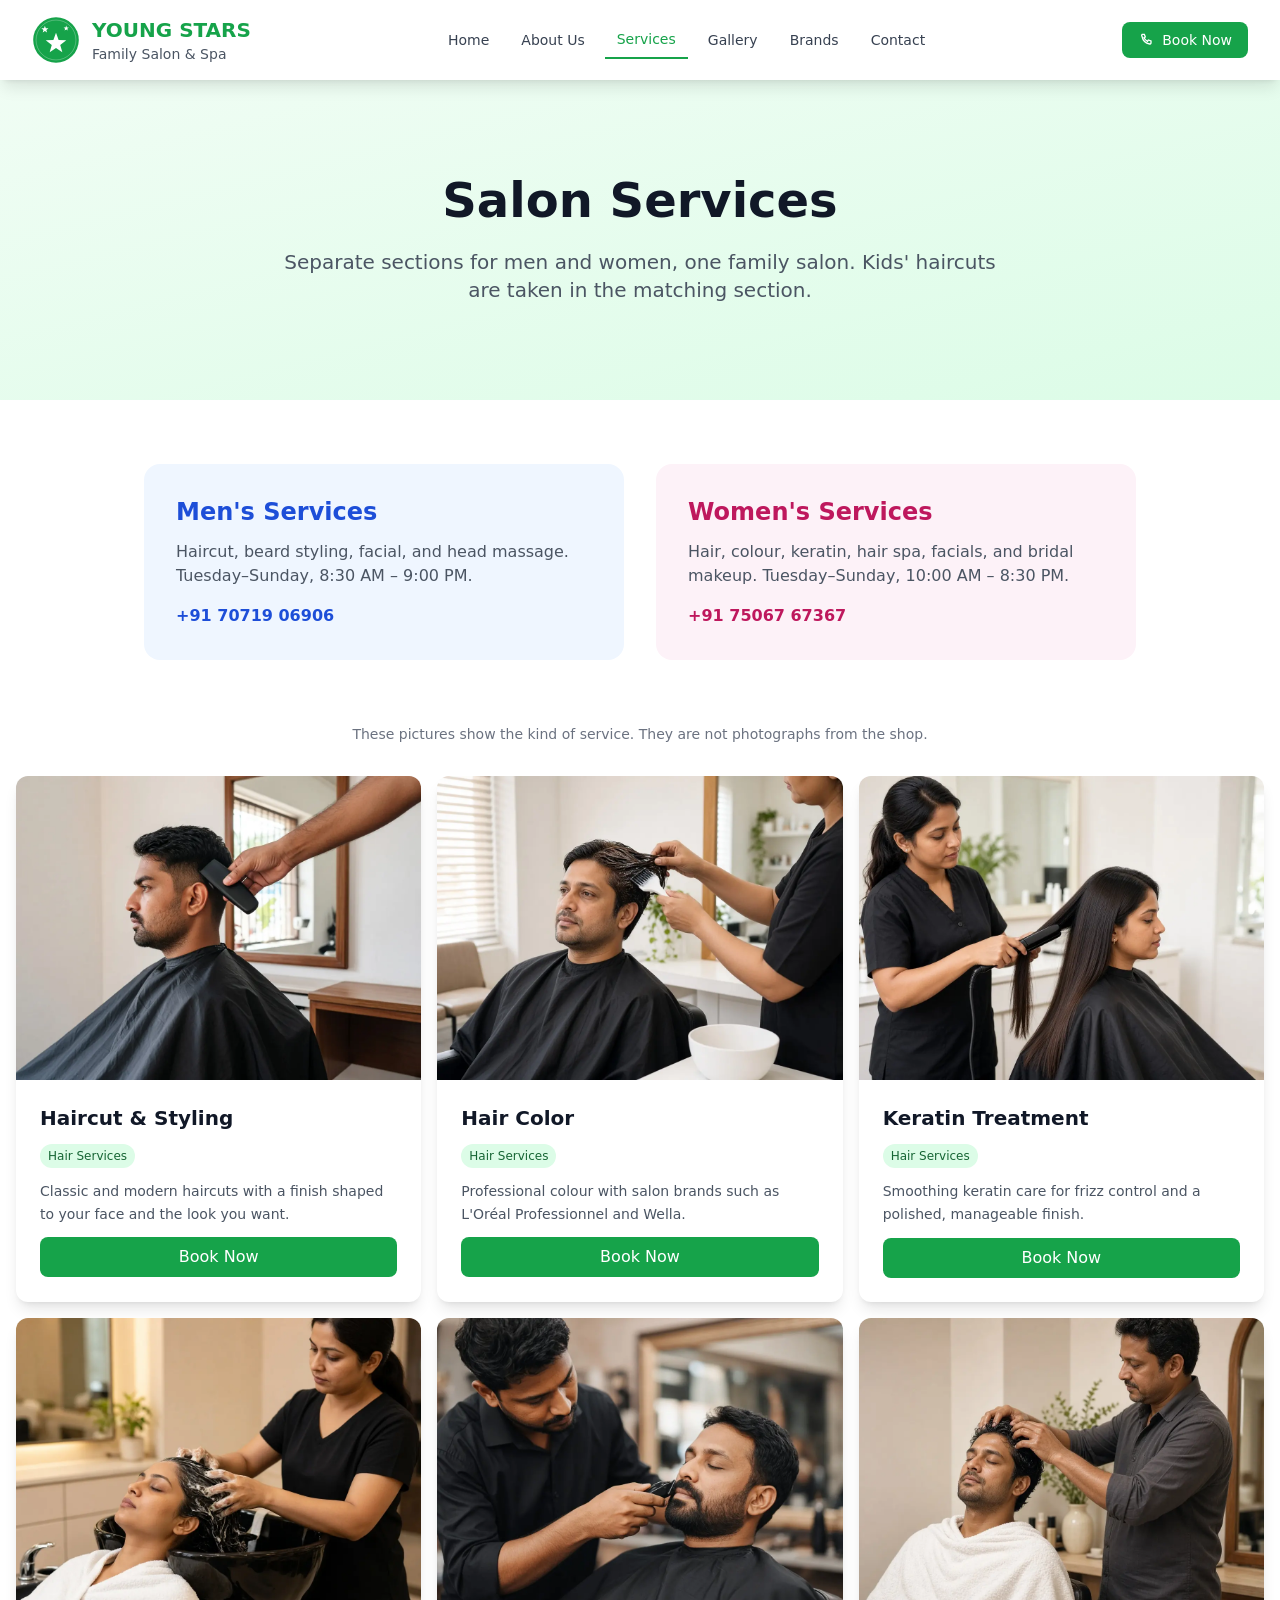
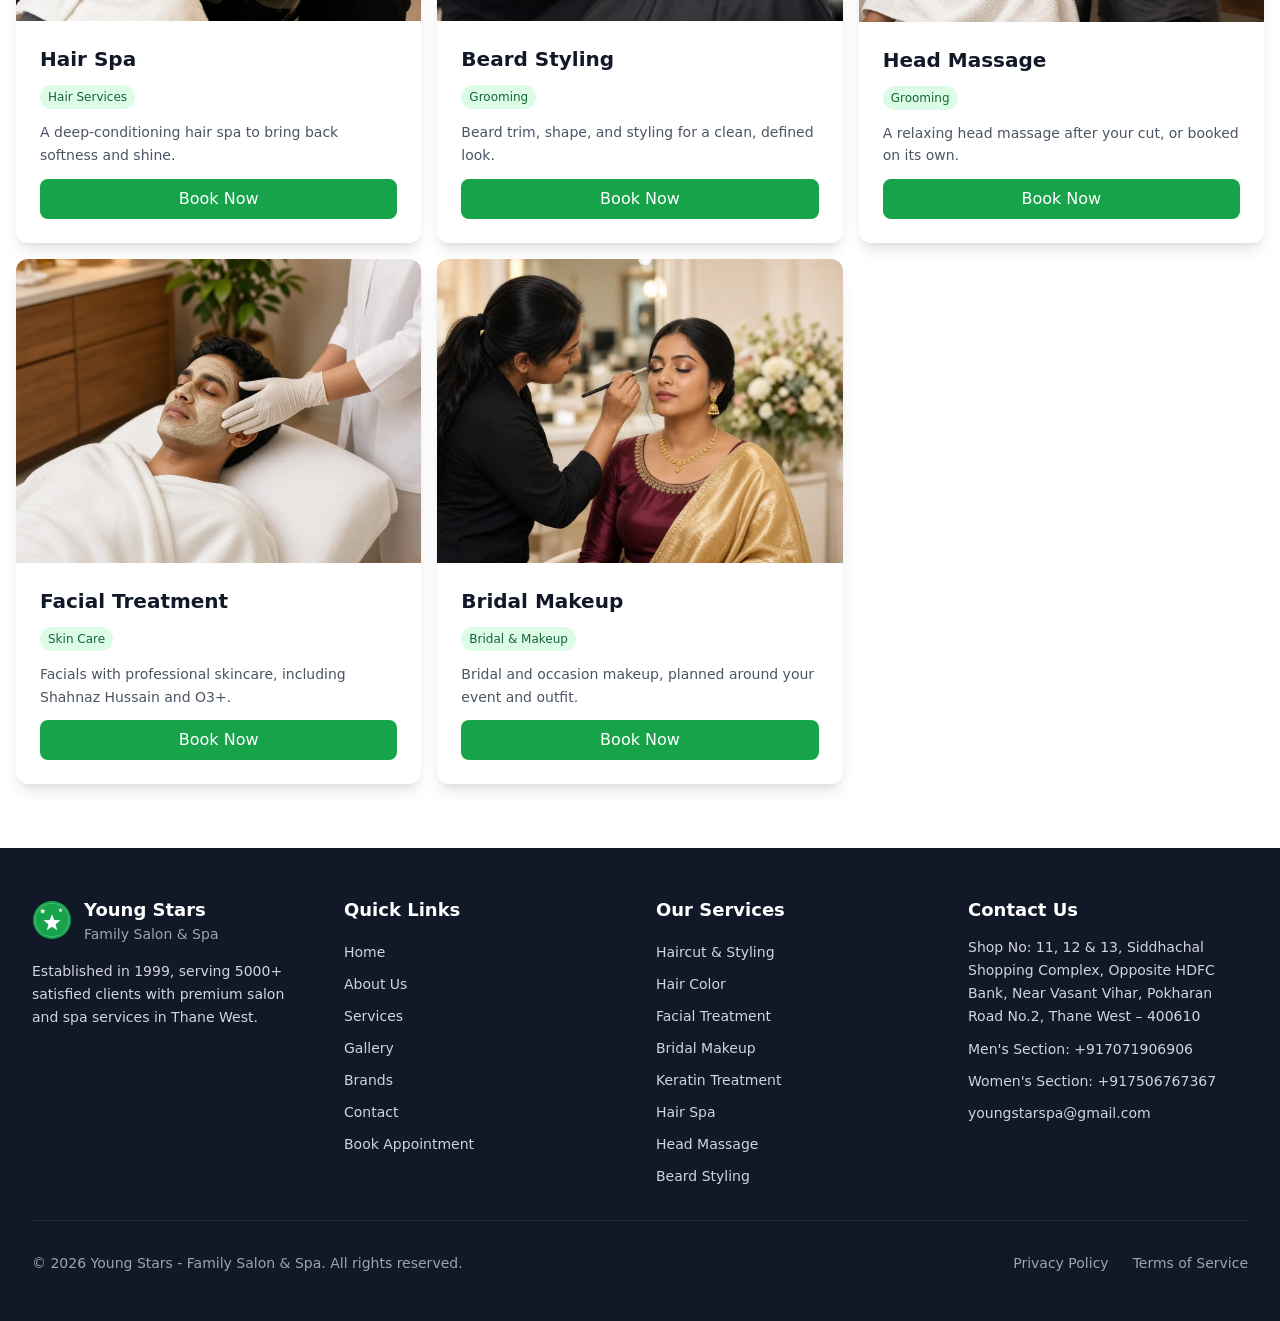
<file: services/index.html>
<!doctype html>

<html lang="en">

<head>

  <meta charset="utf-8">

  <meta name="viewport" content="width=device-width, initial-scale=1">

  <title>Services - Young Stars Family Salon &amp; Spa | Men, Women and Kids</title>

  <meta name="description" content="Haircuts, colour, facials, bridal makeup, keratin, beard styling, and spa at Young Stars in Thane West.">

  

  <meta name="author" content="Young Stars Family Salon & Spa">

  <meta name="robots" content="index, follow">

  <link rel="canonical" href="https://youngstars.salon/services">

  <meta property="og:title" content="Services - Young Stars Family Salon &amp; Spa | Men, Women and Kids">

  <meta property="og:description" content="Haircuts, colour, facials, bridal makeup, keratin, beard styling, and spa at Young Stars in Thane West.">

  <meta property="og:type" content="website">

  <meta property="og:url" content="https://youngstars.salon/services">

  <meta property="og:site_name" content="Young Stars Family Salon & Spa">

  <meta name="twitter:card" content="summary_large_image">

  <meta name="theme-color" content="#16a34a">

  <link rel="icon" href="../favicon.svg" type="image/svg+xml">

  <link rel="manifest" href="../manifest.webmanifest">

  <link rel="stylesheet" href="../css/site.css">


  

</head>

<body class="min-h-screen flex flex-col bg-white text-gray-900">

<header class="bg-white shadow-lg sticky top-0 z-50">

  <div class="max-w-7xl mx-auto px-4 sm:px-6 lg:px-8">

    <div class="flex justify-between items-center py-4 gap-3">

      <a href="../index.html" class="flex items-center gap-2 sm:gap-3 min-w-0">

        <svg class="w-12 h-12 shrink-0" viewBox="0 0 80 80" aria-hidden="true"><circle cx="40" cy="40" r="38" fill="#16a34a"/><circle cx="40" cy="40" r="33.25" fill="none" stroke="#fff" stroke-opacity=".35" stroke-width="1.25"/><path fill="#fff" d="M40 28l4.35 12.01 12.77.43-10.08 7.85 3.54 12.27L40 53.4l-10.58 7.16 3.54-12.27-10.08-7.85 12.77-.43z"/><path fill="#fff" d="M21.5 16.3l1.5 4.14 4.4.14-3.47 2.71 1.21 4.23L21.5 25.05l-3.64 2.47 1.21-4.23-3.47-2.71 4.4-.14z"/><path fill="#fff" d="M57 15.9l1.12 3.06 3.25.12-2.56 2.01.89 3.13L57 22.4l-2.7 1.82.89-3.13-2.56-2.01 3.25-.12z"/></svg>

        <span class="min-w-0">

          <span class="block text-base sm:text-xl font-bold text-green-600 uppercase whitespace-nowrap">Young Stars</span>

          <span class="block text-xs sm:text-sm text-gray-600">Family Salon &amp; Spa</span>

        </span>

      </a>

      <nav class="hidden lg:flex items-center gap-2" aria-label="Primary"><a href="../index.html" class="px-3 py-2 text-sm font-medium transition-colors text-gray-700 hover:text-green-600">Home</a><a href="../about/" class="px-3 py-2 text-sm font-medium transition-colors text-gray-700 hover:text-green-600">About Us</a><a href="../services/" class="px-3 py-2 text-sm font-medium transition-colors text-green-600 border-b-2 border-green-600">Services</a><a href="../gallery/" class="px-3 py-2 text-sm font-medium transition-colors text-gray-700 hover:text-green-600">Gallery</a><a href="../brands/" class="px-3 py-2 text-sm font-medium transition-colors text-gray-700 hover:text-green-600">Brands</a><a href="../contact/" class="px-3 py-2 text-sm font-medium transition-colors text-gray-700 hover:text-green-600">Contact</a></nav>

      <div class="flex items-center gap-2">

        <div class="relative">

          <button type="button" data-book-toggle class="inline-flex items-center px-4 py-2 bg-green-600 text-white text-sm font-medium rounded-lg hover:bg-green-700" aria-haspopup="true"><svg class="w-4 h-4" viewBox="0 0 24 24" fill="none" stroke="currentColor" stroke-width="2" aria-hidden="true"><path d="M6.5 3.5h3l1.5 4-2 1.2a12 12 0 0 0 5.3 5.3l1.2-2 4 1.5v3A2 2 0 0 1 17.5 18 14.5 14.5 0 0 1 6 6.5a2 2 0 0 1 .5-3z"/></svg><span class="ml-2">Book Now</span></button>

          <div data-book-menu class="hidden absolute right-0 top-full mt-2 w-64 bg-white rounded-lg shadow-xl border border-gray-200 z-50 p-2">

    <a href="tel:+917071906906" class="flex items-center justify-between gap-3 px-3 py-2 rounded-md hover:bg-gray-50 text-sm text-gray-900"><span>Men's Section</span><span class="font-semibold text-blue-600">+91 7071906906</span></a>

    <a href="tel:+917506767367" class="flex items-center justify-between gap-3 px-3 py-2 rounded-md hover:bg-gray-50 text-sm text-gray-900"><span>Women's Section</span><span class="font-semibold text-pink-600">+91 7506767367</span></a>

    <a href="tel:+919821346856" class="flex items-center justify-between gap-3 px-3 py-2 rounded-md hover:bg-gray-50 text-sm text-gray-900"><span>Mr. Jayendra</span><span class="font-semibold text-green-600">+91 9821346856</span></a>

  </div>

        </div>

        <button type="button" data-nav-toggle class="lg:hidden p-2 text-gray-700" aria-label="Open menu" aria-expanded="false"><svg data-icon-open class="w-6 h-6" viewBox="0 0 24 24" fill="none" stroke="currentColor" stroke-width="2" aria-hidden="true"><path d="M4 7h16M4 12h16M4 17h16"/></svg><svg data-icon-close class="w-6 h-6 hidden" viewBox="0 0 24 24" fill="none" stroke="currentColor" stroke-width="2" aria-hidden="true"><path d="M6 6l12 12M18 6L6 18"/></svg></button>

      </div>

    </div>

    <div data-mobile-nav class="hidden lg:hidden border-t border-gray-200 py-4 space-y-1"><a href="../index.html" class="block px-4 py-2 text-base font-medium text-gray-700 hover:text-green-600 hover:bg-gray-50">Home</a><a href="../about/" class="block px-4 py-2 text-base font-medium text-gray-700 hover:text-green-600 hover:bg-gray-50">About Us</a><a href="../services/" class="block px-4 py-2 text-base font-medium text-green-600 bg-green-50">Services</a><a href="../gallery/" class="block px-4 py-2 text-base font-medium text-gray-700 hover:text-green-600 hover:bg-gray-50">Gallery</a><a href="../brands/" class="block px-4 py-2 text-base font-medium text-gray-700 hover:text-green-600 hover:bg-gray-50">Brands</a><a href="../contact/" class="block px-4 py-2 text-base font-medium text-gray-700 hover:text-green-600 hover:bg-gray-50">Contact</a></div>

  </div>

</header>

<main class="flex-grow">



<section class="bg-gradient-to-br from-green-50 to-green-100 py-16 lg:py-24 text-center">

  <div class="max-w-3xl mx-auto px-4">

    <h1 class="text-4xl lg:text-5xl font-bold mb-6">Salon Services</h1>

    <p class="text-xl text-gray-600">Separate sections for men and women, one family salon. Kids' haircuts are taken in the matching section.</p>

  </div>

</section>

<section class="py-16">

  <div class="max-w-5xl mx-auto px-4 grid md:grid-cols-2 gap-8">

    <a href="mens/" class="block rounded-2xl bg-blue-50 p-8 hover:shadow-lg">

      <h2 class="text-2xl font-bold text-blue-700 mb-3">Men's Services</h2>

      <p class="text-gray-600 mb-4">Haircut, beard styling, facial, and head massage. Tuesday–Sunday, 8:30 AM – 9:00 PM.</p>

      <span class="font-semibold text-blue-700">+91 70719 06906</span>

    </a>

    <a href="womens/" class="block rounded-2xl bg-pink-50 p-8 hover:shadow-lg">

      <h2 class="text-2xl font-bold text-pink-700 mb-3">Women's Services</h2>

      <p class="text-gray-600 mb-4">Hair, colour, keratin, hair spa, facials, and bridal makeup. Tuesday–Sunday, 10:00 AM – 8:30 PM.</p>

      <span class="font-semibold text-pink-700">+91 75067 67367</span>

    </a>

  </div>

</section>

<section class="pb-16"><div class="max-w-7xl mx-auto px-4"><p class="text-sm text-gray-500 text-center mb-8">These pictures show the kind of service. They are not photographs from the shop.</p><div class="service-scroller flex gap-4 overflow-x-auto snap-x snap-mandatory md:grid md:grid-cols-2 lg:grid-cols-3 md:overflow-visible"><div class="snap-start shrink-0 w-[85%] sm:w-[70%] md:w-auto"><article class="bg-white rounded-xl shadow-lg hover:shadow-xl transition-shadow overflow-hidden h-full">
    <img src="../assets/services/mens-haircut.webp" alt="A barber finishing a men's haircut" class="service-photo" width="1200" height="900">
    <div class="p-6 space-y-3">

      <h3 class="text-xl font-bold text-gray-900">Haircut &amp; Styling</h3>

      <span class="inline-block px-2 py-1 bg-green-100 text-green-800 text-xs font-medium rounded-full">Hair Services</span>

      <p class="text-gray-600 text-sm leading-relaxed">Classic and modern haircuts with a finish shaped to your face and the look you want.</p>

      <a href="tel:+917071906906" class="block w-full mt-4 bg-green-600 text-white py-2 px-4 rounded-lg font-medium text-center hover:bg-green-700">Book Now</a>

    </div>

  </article></div><div class="snap-start shrink-0 w-[85%] sm:w-[70%] md:w-auto"><article class="bg-white rounded-xl shadow-lg hover:shadow-xl transition-shadow overflow-hidden h-full">
    <img src="../assets/services/mens-color.webp" alt="Hair colour being applied in the men's section" class="service-photo" width="1200" height="900">
    <div class="p-6 space-y-3">

      <h3 class="text-xl font-bold text-gray-900">Hair Color</h3>

      <span class="inline-block px-2 py-1 bg-green-100 text-green-800 text-xs font-medium rounded-full">Hair Services</span>

      <p class="text-gray-600 text-sm leading-relaxed">Professional colour with salon brands such as L&#39;Oréal Professionnel and Wella.</p>

      <a href="tel:+917071906906" class="block w-full mt-4 bg-green-600 text-white py-2 px-4 rounded-lg font-medium text-center hover:bg-green-700">Book Now</a>

    </div>

  </article></div><div class="snap-start shrink-0 w-[85%] sm:w-[70%] md:w-auto"><article class="bg-white rounded-xl shadow-lg hover:shadow-xl transition-shadow overflow-hidden h-full">
    <img src="../assets/services/womens-keratin.webp" alt="A keratin smoothing treatment on long hair" class="service-photo" width="1200" height="900">
    <div class="p-6 space-y-3">

      <h3 class="text-xl font-bold text-gray-900">Keratin Treatment</h3>

      <span class="inline-block px-2 py-1 bg-green-100 text-green-800 text-xs font-medium rounded-full">Hair Services</span>

      <p class="text-gray-600 text-sm leading-relaxed">Smoothing keratin care for frizz control and a polished, manageable finish.</p>

      <a href="tel:+917506767367" class="block w-full mt-4 bg-green-600 text-white py-2 px-4 rounded-lg font-medium text-center hover:bg-green-700">Book Now</a>

    </div>

  </article></div><div class="snap-start shrink-0 w-[85%] sm:w-[70%] md:w-auto"><article class="bg-white rounded-xl shadow-lg hover:shadow-xl transition-shadow overflow-hidden h-full">
    <img src="../assets/services/womens-spa.webp" alt="A hair spa at the wash basin" class="service-photo" width="1200" height="900">
    <div class="p-6 space-y-3">

      <h3 class="text-xl font-bold text-gray-900">Hair Spa</h3>

      <span class="inline-block px-2 py-1 bg-green-100 text-green-800 text-xs font-medium rounded-full">Hair Services</span>

      <p class="text-gray-600 text-sm leading-relaxed">A deep-conditioning hair spa to bring back softness and shine.</p>

      <a href="tel:+917506767367" class="block w-full mt-4 bg-green-600 text-white py-2 px-4 rounded-lg font-medium text-center hover:bg-green-700">Book Now</a>

    </div>

  </article></div><div class="snap-start shrink-0 w-[85%] sm:w-[70%] md:w-auto"><article class="bg-white rounded-xl shadow-lg hover:shadow-xl transition-shadow overflow-hidden h-full">
    <img src="../assets/services/mens-beard.webp" alt="A barber shaping a man's beard" class="service-photo" width="1200" height="900">
    <div class="p-6 space-y-3">

      <h3 class="text-xl font-bold text-gray-900">Beard Styling</h3>

      <span class="inline-block px-2 py-1 bg-green-100 text-green-800 text-xs font-medium rounded-full">Grooming</span>

      <p class="text-gray-600 text-sm leading-relaxed">Beard trim, shape, and styling for a clean, defined look.</p>

      <a href="tel:+917071906906" class="block w-full mt-4 bg-green-600 text-white py-2 px-4 rounded-lg font-medium text-center hover:bg-green-700">Book Now</a>

    </div>

  </article></div><div class="snap-start shrink-0 w-[85%] sm:w-[70%] md:w-auto"><article class="bg-white rounded-xl shadow-lg hover:shadow-xl transition-shadow overflow-hidden h-full">
    <img src="../assets/services/mens-massage.webp" alt="A relaxing head massage in the men's section" class="service-photo" width="1200" height="900">
    <div class="p-6 space-y-3">

      <h3 class="text-xl font-bold text-gray-900">Head Massage</h3>

      <span class="inline-block px-2 py-1 bg-green-100 text-green-800 text-xs font-medium rounded-full">Grooming</span>

      <p class="text-gray-600 text-sm leading-relaxed">A relaxing head massage after your cut, or booked on its own.</p>

      <a href="tel:+917071906906" class="block w-full mt-4 bg-green-600 text-white py-2 px-4 rounded-lg font-medium text-center hover:bg-green-700">Book Now</a>

    </div>

  </article></div><div class="snap-start shrink-0 w-[85%] sm:w-[70%] md:w-auto"><article class="bg-white rounded-xl shadow-lg hover:shadow-xl transition-shadow overflow-hidden h-full">
    <img src="../assets/services/mens-facial.webp" alt="A facial treatment in the men's section" class="service-photo" width="1200" height="900">
    <div class="p-6 space-y-3">

      <h3 class="text-xl font-bold text-gray-900">Facial Treatment</h3>

      <span class="inline-block px-2 py-1 bg-green-100 text-green-800 text-xs font-medium rounded-full">Skin Care</span>

      <p class="text-gray-600 text-sm leading-relaxed">Facials with professional skincare, including Shahnaz Hussain and O3+.</p>

      <a href="tel:+917071906906" class="block w-full mt-4 bg-green-600 text-white py-2 px-4 rounded-lg font-medium text-center hover:bg-green-700">Book Now</a>

    </div>

  </article></div><div class="snap-start shrink-0 w-[85%] sm:w-[70%] md:w-auto"><article class="bg-white rounded-xl shadow-lg hover:shadow-xl transition-shadow overflow-hidden h-full">
    <img src="../assets/services/womens-bridal.webp" alt="Bridal makeup being applied" class="service-photo" width="1200" height="900">
    <div class="p-6 space-y-3">

      <h3 class="text-xl font-bold text-gray-900">Bridal Makeup</h3>

      <span class="inline-block px-2 py-1 bg-green-100 text-green-800 text-xs font-medium rounded-full">Bridal &amp; Makeup</span>

      <p class="text-gray-600 text-sm leading-relaxed">Bridal and occasion makeup, planned around your event and outfit.</p>

      <a href="tel:+917506767367" class="block w-full mt-4 bg-green-600 text-white py-2 px-4 rounded-lg font-medium text-center hover:bg-green-700">Book Now</a>

    </div>

  </article></div></div></div></section>

</main>

<footer class="bg-gray-900 text-white mt-auto">

  <div class="max-w-7xl mx-auto px-4 sm:px-6 lg:px-8 py-12">

    <div class="grid grid-cols-1 md:grid-cols-2 lg:grid-cols-4 gap-8">

      <div class="space-y-4">

        <div class="flex items-center gap-3">

          <svg class="w-10 h-10 shrink-0" viewBox="0 0 80 80" aria-hidden="true"><circle cx="40" cy="40" r="38" fill="#16a34a"/><circle cx="40" cy="40" r="33.25" fill="none" stroke="#fff" stroke-opacity=".35" stroke-width="1.25"/><path fill="#fff" d="M40 28l4.35 12.01 12.77.43-10.08 7.85 3.54 12.27L40 53.4l-10.58 7.16 3.54-12.27-10.08-7.85 12.77-.43z"/><path fill="#fff" d="M21.5 16.3l1.5 4.14 4.4.14-3.47 2.71 1.21 4.23L21.5 25.05l-3.64 2.47 1.21-4.23-3.47-2.71 4.4-.14z"/><path fill="#fff" d="M57 15.9l1.12 3.06 3.25.12-2.56 2.01.89 3.13L57 22.4l-2.7 1.82.89-3.13-2.56-2.01 3.25-.12z"/></svg>

          <div><p class="text-lg font-bold">Young Stars</p><p class="text-sm text-gray-400">Family Salon &amp; Spa</p></div>

        </div>

        <p class="text-gray-300 text-sm leading-relaxed">Established in 1999, serving 5000+ satisfied clients with premium salon and spa services in Thane West.</p>

      </div>

      <div>

        <h2 class="text-lg font-semibold mb-4">Quick Links</h2>

        <ul class="space-y-2"><li><a class="text-gray-300 hover:text-white text-sm" href="../index.html">Home</a></li><li><a class="text-gray-300 hover:text-white text-sm" href="../about/">About Us</a></li><li><a class="text-gray-300 hover:text-white text-sm" href="../services/">Services</a></li><li><a class="text-gray-300 hover:text-white text-sm" href="../gallery/">Gallery</a></li><li><a class="text-gray-300 hover:text-white text-sm" href="../brands/">Brands</a></li><li><a class="text-gray-300 hover:text-white text-sm" href="../contact/">Contact</a></li><li><a class="text-gray-300 hover:text-white text-sm" href="../book-appointment/">Book Appointment</a></li></ul>

      </div>

      <div>

        <h2 class="text-lg font-semibold mb-4">Our Services</h2>

        <ul class="space-y-2"><li><a class="text-gray-300 hover:text-white text-sm" href="../services/">Haircut & Styling</a></li><li><a class="text-gray-300 hover:text-white text-sm" href="../services/">Hair Color</a></li><li><a class="text-gray-300 hover:text-white text-sm" href="../services/">Facial Treatment</a></li><li><a class="text-gray-300 hover:text-white text-sm" href="../services/">Bridal Makeup</a></li><li><a class="text-gray-300 hover:text-white text-sm" href="../services/">Keratin Treatment</a></li><li><a class="text-gray-300 hover:text-white text-sm" href="../services/">Hair Spa</a></li><li><a class="text-gray-300 hover:text-white text-sm" href="../services/">Head Massage</a></li><li><a class="text-gray-300 hover:text-white text-sm" href="../services/">Beard Styling</a></li></ul>

      </div>

      <div class="space-y-3">

        <h2 class="text-lg font-semibold">Contact Us</h2>

        <p class="text-gray-300 text-sm leading-relaxed">Shop No: 11, 12 &amp; 13, Siddhachal Shopping Complex, Opposite HDFC Bank, Near Vasant Vihar, Pokharan Road No.2, Thane West – 400610</p>

        <p class="text-gray-300 text-sm">Men's Section: <a class="hover:text-white" href="tel:+917071906906">+917071906906</a></p>

        <p class="text-gray-300 text-sm">Women's Section: <a class="hover:text-white" href="tel:+917506767367">+917506767367</a></p>

        <p class="text-sm"><a class="text-gray-300 hover:text-white" href="mailto:youngstarspa@gmail.com">youngstarspa@gmail.com</a></p>

      </div>

    </div>

    <div class="border-t border-gray-800 mt-8 pt-8 flex flex-col md:flex-row justify-between gap-4 text-sm text-gray-400">

      <p>© <span data-year>2026</span> Young Stars - Family Salon &amp; Spa. All rights reserved.</p>

      <div class="flex gap-6">

        <a class="hover:text-white" href="../privacy-policy/">Privacy Policy</a>

        <a class="hover:text-white" href="../terms-of-service/">Terms of Service</a>

      </div>

    </div>

  </div>

</footer>

<script src="../js/site.js"></script>

</body>

</html>
</file>
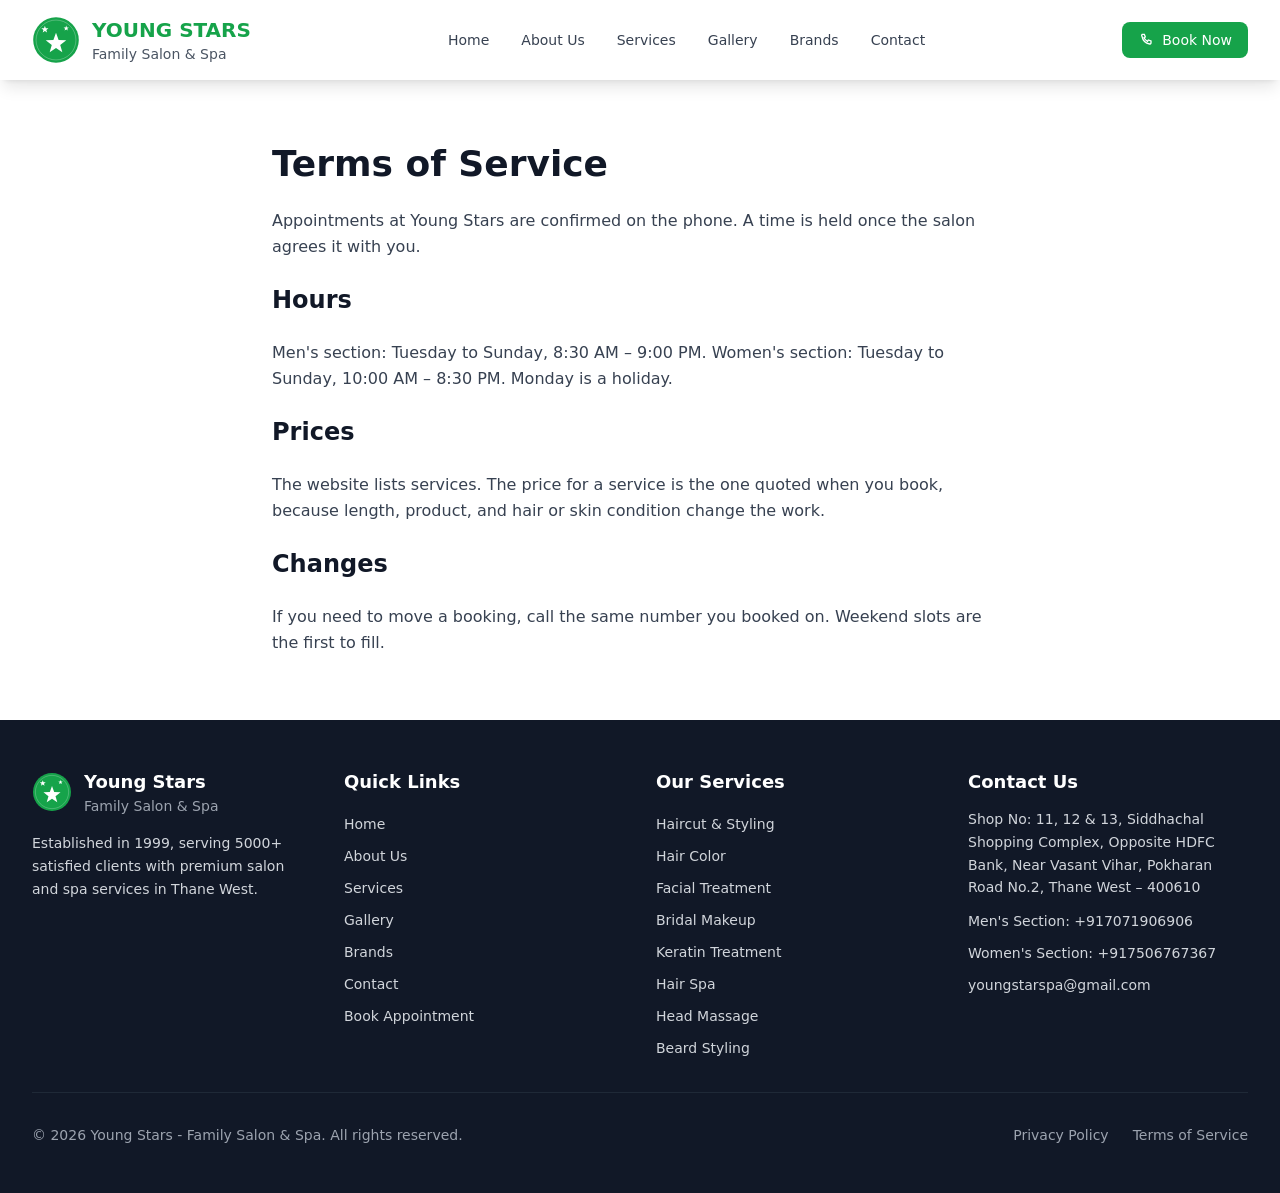
<file: terms-of-service/index.html>
<!doctype html>

<html lang="en">

<head>

  <meta charset="utf-8">

  <meta name="viewport" content="width=device-width, initial-scale=1">

  <title>Terms of Service - Young Stars Family Salon &amp; Spa</title>

  <meta name="description" content="Booking terms for Young Stars Family Salon &amp; Spa, Thane West.">

  

  <meta name="author" content="Young Stars Family Salon & Spa">

  <meta name="robots" content="index, follow">

  <link rel="canonical" href="https://youngstars.salon/terms-of-service">

  <meta property="og:title" content="Terms of Service - Young Stars Family Salon &amp; Spa">

  <meta property="og:description" content="Booking terms for Young Stars Family Salon &amp; Spa, Thane West.">

  <meta property="og:type" content="website">

  <meta property="og:url" content="https://youngstars.salon/terms-of-service">

  <meta property="og:site_name" content="Young Stars Family Salon & Spa">

  <meta name="twitter:card" content="summary_large_image">

  <meta name="theme-color" content="#16a34a">

  <link rel="icon" href="../favicon.svg" type="image/svg+xml">

  <link rel="manifest" href="../manifest.webmanifest">

  <link rel="stylesheet" href="../css/site.css">


  

</head>

<body class="min-h-screen flex flex-col bg-white text-gray-900">

<header class="bg-white shadow-lg sticky top-0 z-50">

  <div class="max-w-7xl mx-auto px-4 sm:px-6 lg:px-8">

    <div class="flex justify-between items-center py-4 gap-3">

      <a href="../index.html" class="flex items-center gap-2 sm:gap-3 min-w-0">

        <svg class="w-12 h-12 shrink-0" viewBox="0 0 80 80" aria-hidden="true"><circle cx="40" cy="40" r="38" fill="#16a34a"/><circle cx="40" cy="40" r="33.25" fill="none" stroke="#fff" stroke-opacity=".35" stroke-width="1.25"/><path fill="#fff" d="M40 28l4.35 12.01 12.77.43-10.08 7.85 3.54 12.27L40 53.4l-10.58 7.16 3.54-12.27-10.08-7.85 12.77-.43z"/><path fill="#fff" d="M21.5 16.3l1.5 4.14 4.4.14-3.47 2.71 1.21 4.23L21.5 25.05l-3.64 2.47 1.21-4.23-3.47-2.71 4.4-.14z"/><path fill="#fff" d="M57 15.9l1.12 3.06 3.25.12-2.56 2.01.89 3.13L57 22.4l-2.7 1.82.89-3.13-2.56-2.01 3.25-.12z"/></svg>

        <span class="min-w-0">

          <span class="block text-base sm:text-xl font-bold text-green-600 uppercase whitespace-nowrap">Young Stars</span>

          <span class="block text-xs sm:text-sm text-gray-600">Family Salon &amp; Spa</span>

        </span>

      </a>

      <nav class="hidden lg:flex items-center gap-2" aria-label="Primary"><a href="../index.html" class="px-3 py-2 text-sm font-medium transition-colors text-gray-700 hover:text-green-600">Home</a><a href="../about/" class="px-3 py-2 text-sm font-medium transition-colors text-gray-700 hover:text-green-600">About Us</a><a href="../services/" class="px-3 py-2 text-sm font-medium transition-colors text-gray-700 hover:text-green-600">Services</a><a href="../gallery/" class="px-3 py-2 text-sm font-medium transition-colors text-gray-700 hover:text-green-600">Gallery</a><a href="../brands/" class="px-3 py-2 text-sm font-medium transition-colors text-gray-700 hover:text-green-600">Brands</a><a href="../contact/" class="px-3 py-2 text-sm font-medium transition-colors text-gray-700 hover:text-green-600">Contact</a></nav>

      <div class="flex items-center gap-2">

        <div class="relative">

          <button type="button" data-book-toggle class="inline-flex items-center px-4 py-2 bg-green-600 text-white text-sm font-medium rounded-lg hover:bg-green-700" aria-haspopup="true"><svg class="w-4 h-4" viewBox="0 0 24 24" fill="none" stroke="currentColor" stroke-width="2" aria-hidden="true"><path d="M6.5 3.5h3l1.5 4-2 1.2a12 12 0 0 0 5.3 5.3l1.2-2 4 1.5v3A2 2 0 0 1 17.5 18 14.5 14.5 0 0 1 6 6.5a2 2 0 0 1 .5-3z"/></svg><span class="ml-2">Book Now</span></button>

          <div data-book-menu class="hidden absolute right-0 top-full mt-2 w-64 bg-white rounded-lg shadow-xl border border-gray-200 z-50 p-2">

    <a href="tel:+917071906906" class="flex items-center justify-between gap-3 px-3 py-2 rounded-md hover:bg-gray-50 text-sm text-gray-900"><span>Men's Section</span><span class="font-semibold text-blue-600">+91 7071906906</span></a>

    <a href="tel:+917506767367" class="flex items-center justify-between gap-3 px-3 py-2 rounded-md hover:bg-gray-50 text-sm text-gray-900"><span>Women's Section</span><span class="font-semibold text-pink-600">+91 7506767367</span></a>

    <a href="tel:+919821346856" class="flex items-center justify-between gap-3 px-3 py-2 rounded-md hover:bg-gray-50 text-sm text-gray-900"><span>Mr. Jayendra</span><span class="font-semibold text-green-600">+91 9821346856</span></a>

  </div>

        </div>

        <button type="button" data-nav-toggle class="lg:hidden p-2 text-gray-700" aria-label="Open menu" aria-expanded="false"><svg data-icon-open class="w-6 h-6" viewBox="0 0 24 24" fill="none" stroke="currentColor" stroke-width="2" aria-hidden="true"><path d="M4 7h16M4 12h16M4 17h16"/></svg><svg data-icon-close class="w-6 h-6 hidden" viewBox="0 0 24 24" fill="none" stroke="currentColor" stroke-width="2" aria-hidden="true"><path d="M6 6l12 12M18 6L6 18"/></svg></button>

      </div>

    </div>

    <div data-mobile-nav class="hidden lg:hidden border-t border-gray-200 py-4 space-y-1"><a href="../index.html" class="block px-4 py-2 text-base font-medium text-gray-700 hover:text-green-600 hover:bg-gray-50">Home</a><a href="../about/" class="block px-4 py-2 text-base font-medium text-gray-700 hover:text-green-600 hover:bg-gray-50">About Us</a><a href="../services/" class="block px-4 py-2 text-base font-medium text-gray-700 hover:text-green-600 hover:bg-gray-50">Services</a><a href="../gallery/" class="block px-4 py-2 text-base font-medium text-gray-700 hover:text-green-600 hover:bg-gray-50">Gallery</a><a href="../brands/" class="block px-4 py-2 text-base font-medium text-gray-700 hover:text-green-600 hover:bg-gray-50">Brands</a><a href="../contact/" class="block px-4 py-2 text-base font-medium text-gray-700 hover:text-green-600 hover:bg-gray-50">Contact</a></div>

  </div>

</header>

<main class="flex-grow">



<section class="py-16"><div class="max-w-3xl mx-auto px-4 space-y-6 text-gray-700 leading-relaxed">

  <h1 class="text-4xl font-bold text-gray-900">Terms of Service</h1>

  <p>Appointments at Young Stars are confirmed on the phone. A time is held once the salon agrees it with you.</p>

  <h2 class="text-2xl font-bold text-gray-900">Hours</h2>

  <p>Men's section: Tuesday to Sunday, 8:30 AM – 9:00 PM. Women's section: Tuesday to Sunday, 10:00 AM – 8:30 PM. Monday is a holiday.</p>

  <h2 class="text-2xl font-bold text-gray-900">Prices</h2>

  <p>The website lists services. The price for a service is the one quoted when you book, because length, product, and hair or skin condition change the work.</p>

  <h2 class="text-2xl font-bold text-gray-900">Changes</h2>

  <p>If you need to move a booking, call the same number you booked on. Weekend slots are the first to fill.</p>

</div></section>

</main>

<footer class="bg-gray-900 text-white mt-auto">

  <div class="max-w-7xl mx-auto px-4 sm:px-6 lg:px-8 py-12">

    <div class="grid grid-cols-1 md:grid-cols-2 lg:grid-cols-4 gap-8">

      <div class="space-y-4">

        <div class="flex items-center gap-3">

          <svg class="w-10 h-10 shrink-0" viewBox="0 0 80 80" aria-hidden="true"><circle cx="40" cy="40" r="38" fill="#16a34a"/><circle cx="40" cy="40" r="33.25" fill="none" stroke="#fff" stroke-opacity=".35" stroke-width="1.25"/><path fill="#fff" d="M40 28l4.35 12.01 12.77.43-10.08 7.85 3.54 12.27L40 53.4l-10.58 7.16 3.54-12.27-10.08-7.85 12.77-.43z"/><path fill="#fff" d="M21.5 16.3l1.5 4.14 4.4.14-3.47 2.71 1.21 4.23L21.5 25.05l-3.64 2.47 1.21-4.23-3.47-2.71 4.4-.14z"/><path fill="#fff" d="M57 15.9l1.12 3.06 3.25.12-2.56 2.01.89 3.13L57 22.4l-2.7 1.82.89-3.13-2.56-2.01 3.25-.12z"/></svg>

          <div><p class="text-lg font-bold">Young Stars</p><p class="text-sm text-gray-400">Family Salon &amp; Spa</p></div>

        </div>

        <p class="text-gray-300 text-sm leading-relaxed">Established in 1999, serving 5000+ satisfied clients with premium salon and spa services in Thane West.</p>

      </div>

      <div>

        <h2 class="text-lg font-semibold mb-4">Quick Links</h2>

        <ul class="space-y-2"><li><a class="text-gray-300 hover:text-white text-sm" href="../index.html">Home</a></li><li><a class="text-gray-300 hover:text-white text-sm" href="../about/">About Us</a></li><li><a class="text-gray-300 hover:text-white text-sm" href="../services/">Services</a></li><li><a class="text-gray-300 hover:text-white text-sm" href="../gallery/">Gallery</a></li><li><a class="text-gray-300 hover:text-white text-sm" href="../brands/">Brands</a></li><li><a class="text-gray-300 hover:text-white text-sm" href="../contact/">Contact</a></li><li><a class="text-gray-300 hover:text-white text-sm" href="../book-appointment/">Book Appointment</a></li></ul>

      </div>

      <div>

        <h2 class="text-lg font-semibold mb-4">Our Services</h2>

        <ul class="space-y-2"><li><a class="text-gray-300 hover:text-white text-sm" href="../services/">Haircut & Styling</a></li><li><a class="text-gray-300 hover:text-white text-sm" href="../services/">Hair Color</a></li><li><a class="text-gray-300 hover:text-white text-sm" href="../services/">Facial Treatment</a></li><li><a class="text-gray-300 hover:text-white text-sm" href="../services/">Bridal Makeup</a></li><li><a class="text-gray-300 hover:text-white text-sm" href="../services/">Keratin Treatment</a></li><li><a class="text-gray-300 hover:text-white text-sm" href="../services/">Hair Spa</a></li><li><a class="text-gray-300 hover:text-white text-sm" href="../services/">Head Massage</a></li><li><a class="text-gray-300 hover:text-white text-sm" href="../services/">Beard Styling</a></li></ul>

      </div>

      <div class="space-y-3">

        <h2 class="text-lg font-semibold">Contact Us</h2>

        <p class="text-gray-300 text-sm leading-relaxed">Shop No: 11, 12 &amp; 13, Siddhachal Shopping Complex, Opposite HDFC Bank, Near Vasant Vihar, Pokharan Road No.2, Thane West – 400610</p>

        <p class="text-gray-300 text-sm">Men's Section: <a class="hover:text-white" href="tel:+917071906906">+917071906906</a></p>

        <p class="text-gray-300 text-sm">Women's Section: <a class="hover:text-white" href="tel:+917506767367">+917506767367</a></p>

        <p class="text-sm"><a class="text-gray-300 hover:text-white" href="mailto:youngstarspa@gmail.com">youngstarspa@gmail.com</a></p>

      </div>

    </div>

    <div class="border-t border-gray-800 mt-8 pt-8 flex flex-col md:flex-row justify-between gap-4 text-sm text-gray-400">

      <p>© <span data-year>2026</span> Young Stars - Family Salon &amp; Spa. All rights reserved.</p>

      <div class="flex gap-6">

        <a class="hover:text-white" href="../privacy-policy/">Privacy Policy</a>

        <a class="hover:text-white" href="../terms-of-service/">Terms of Service</a>

      </div>

    </div>

  </div>

</footer>

<script src="../js/site.js"></script>

</body>

</html>
</file>
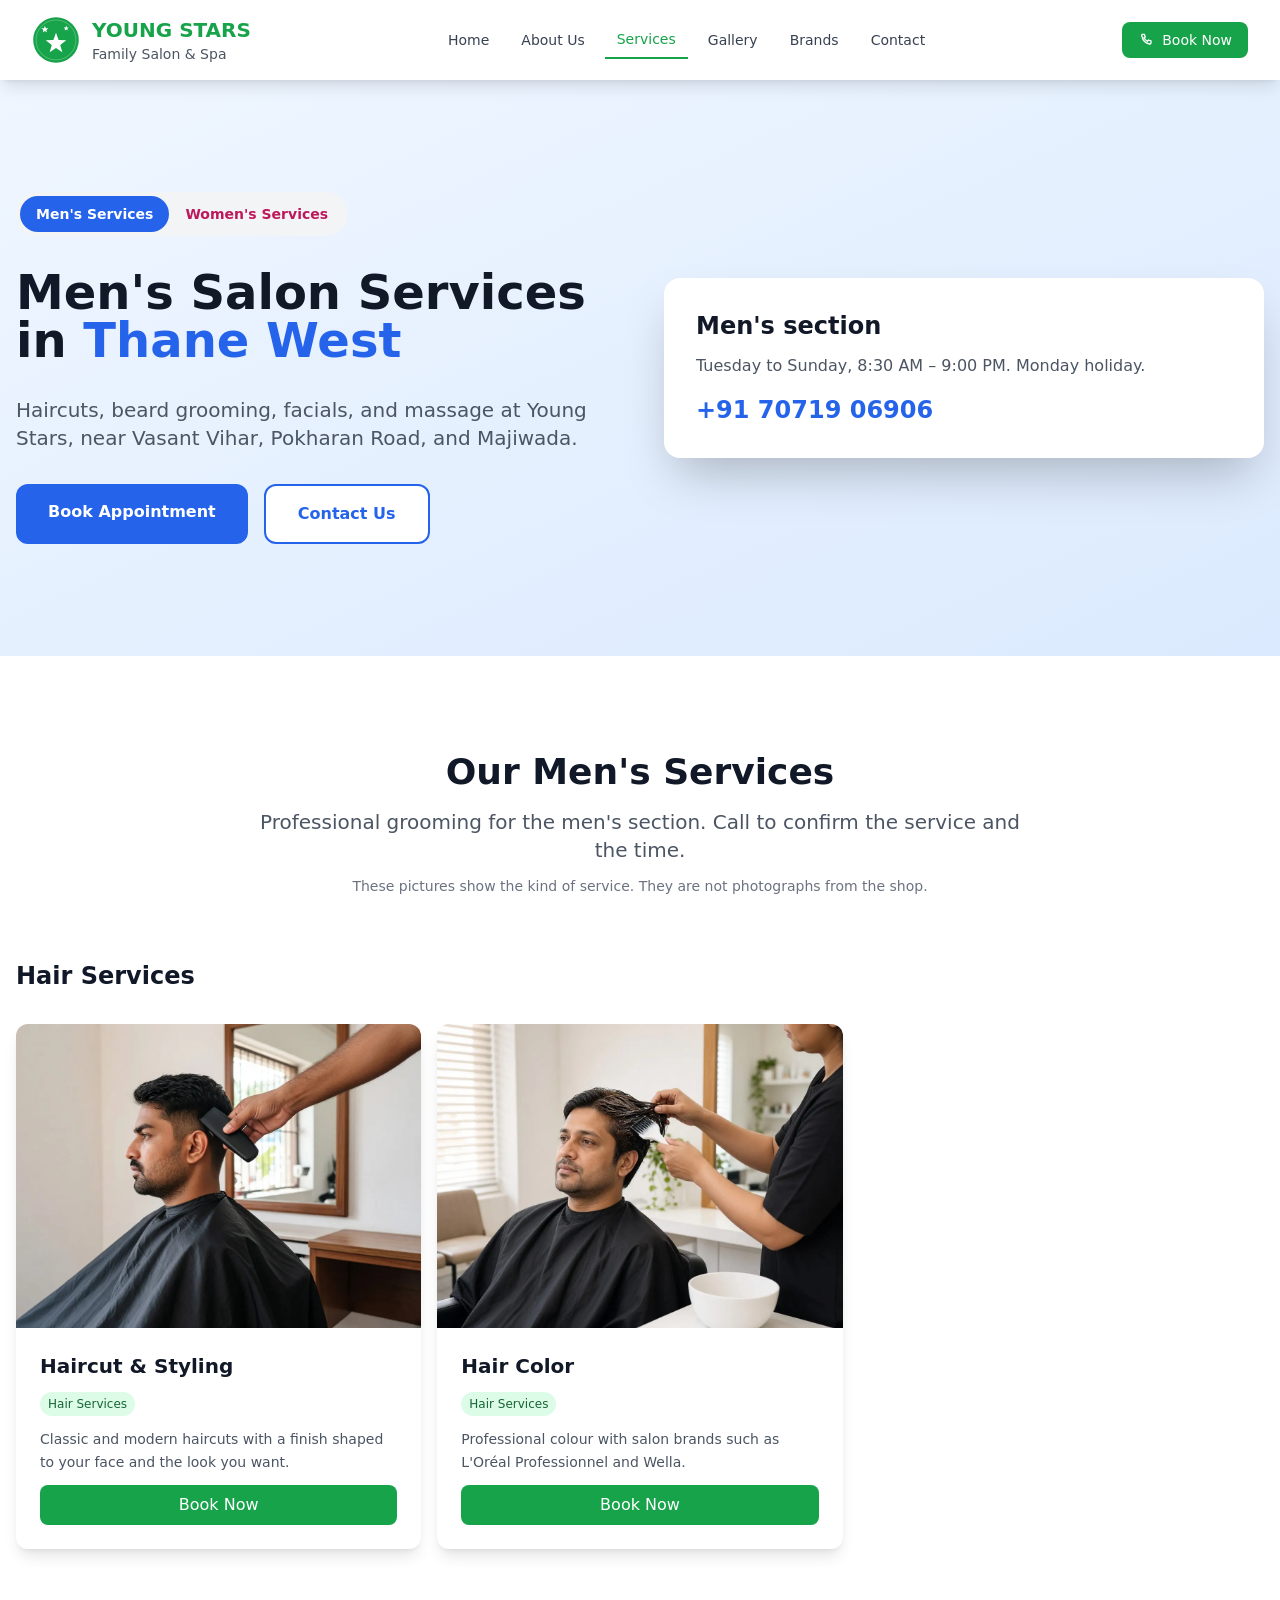
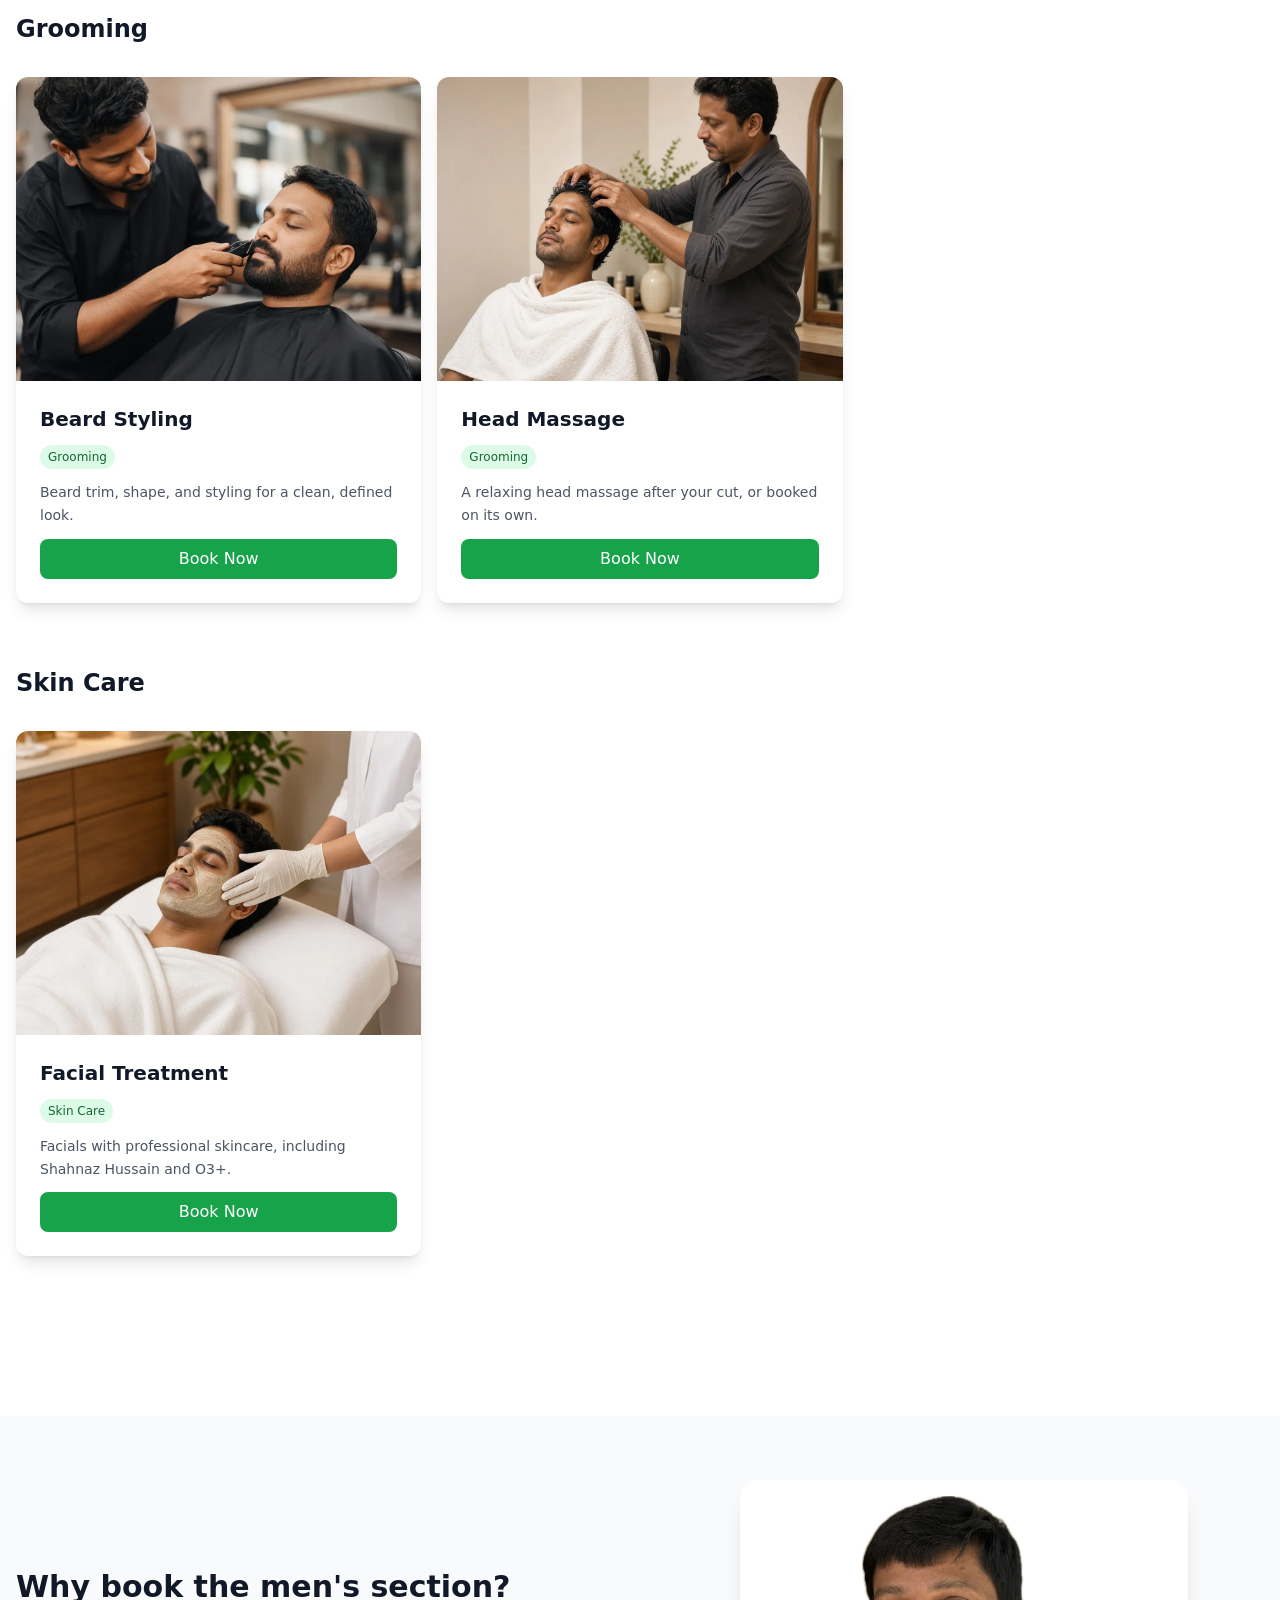
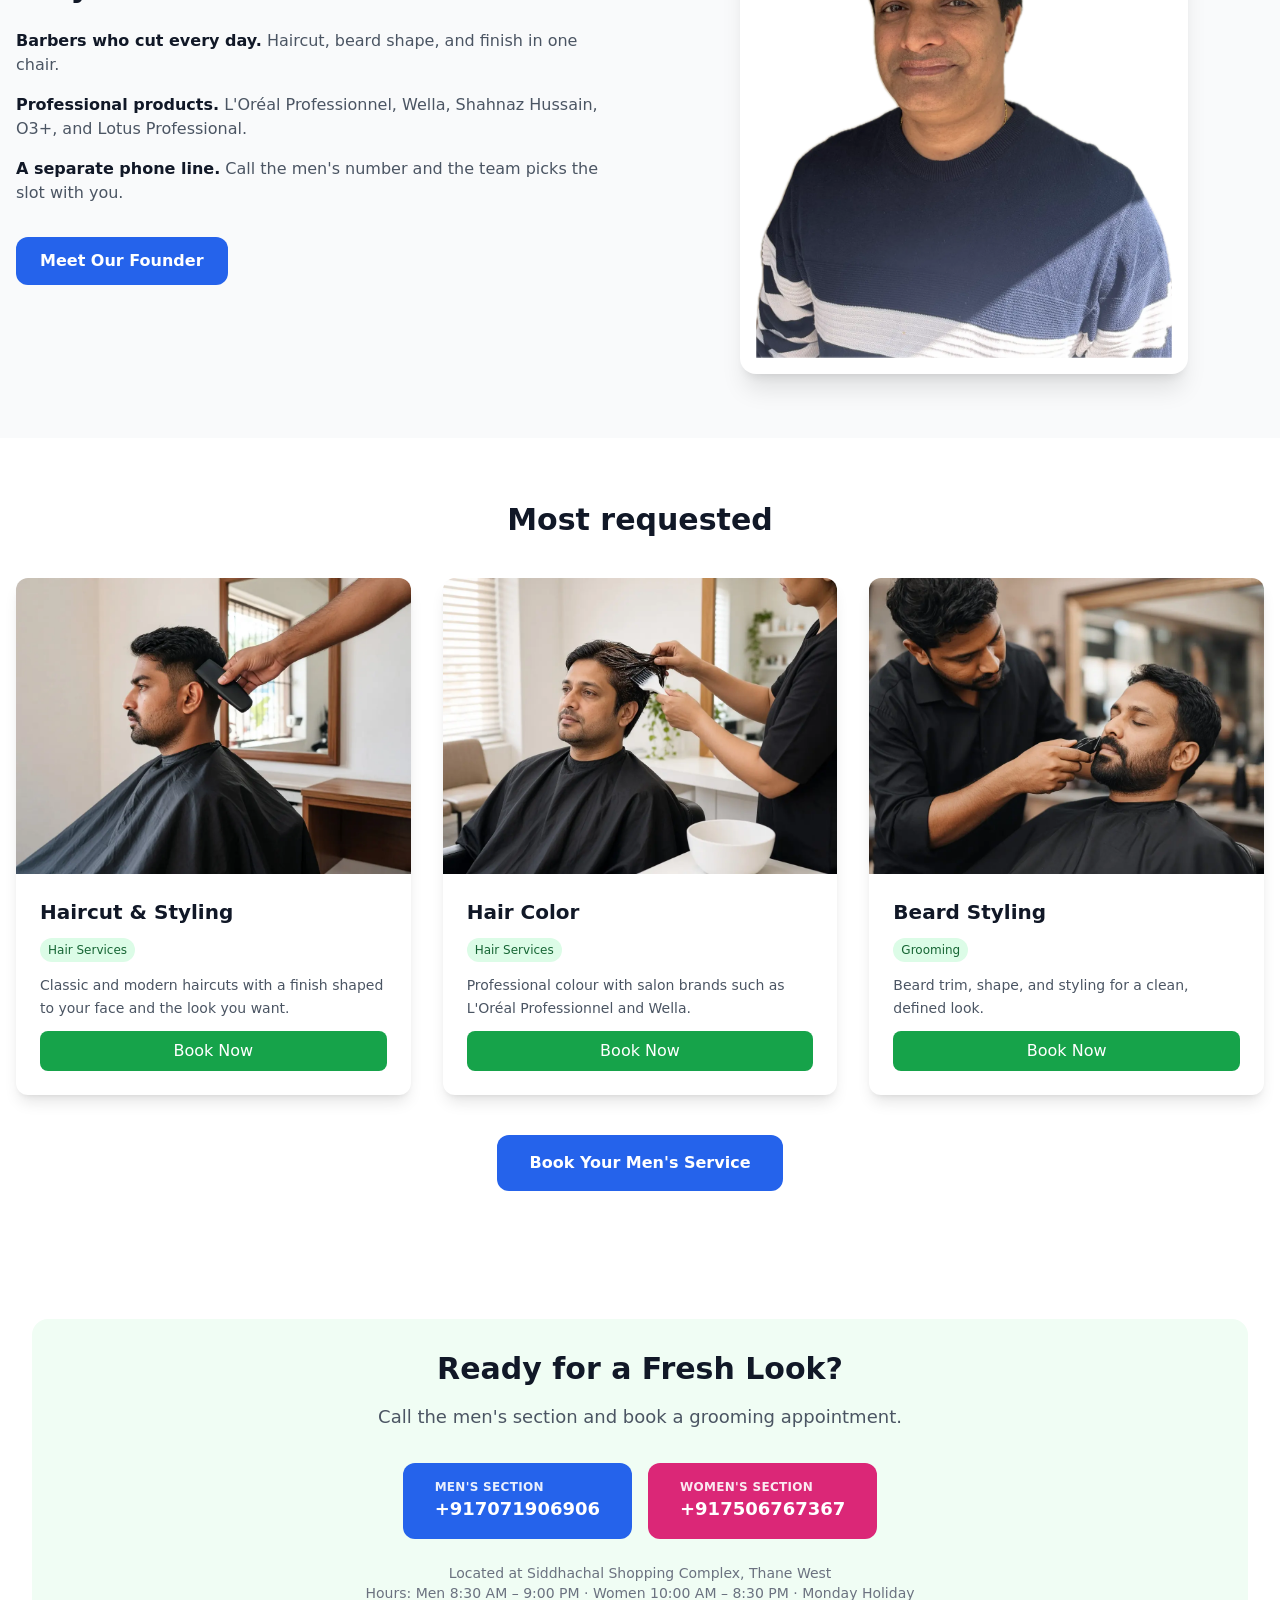
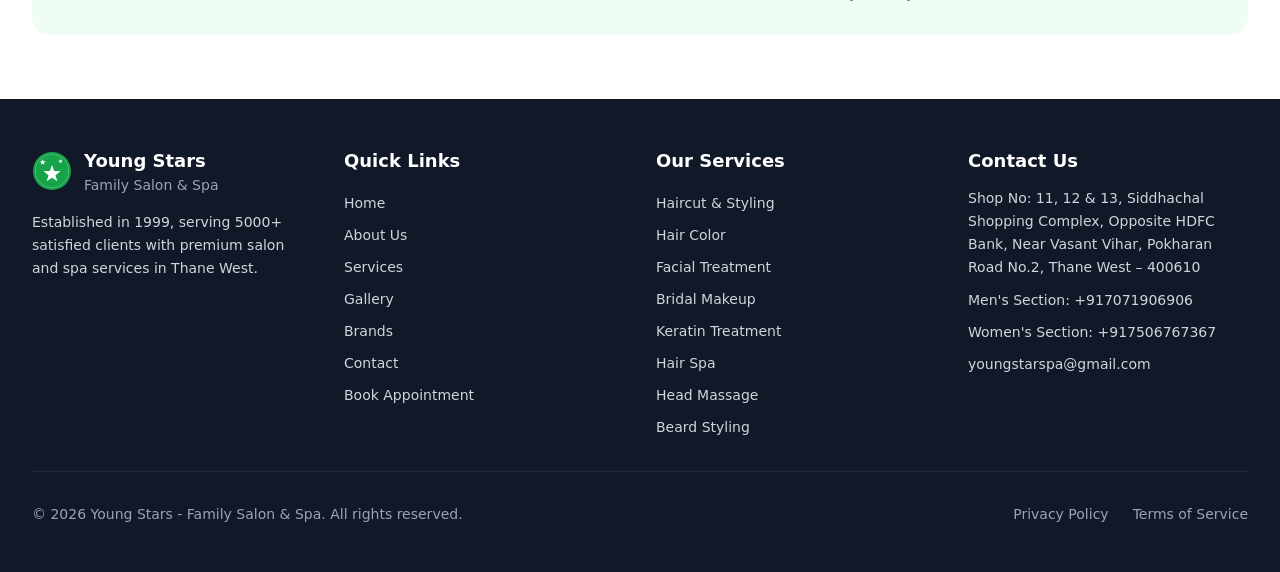
<file: services/mens/index.html>
<!doctype html>

<html lang="en">

<head>

  <meta charset="utf-8">

  <meta name="viewport" content="width=device-width, initial-scale=1">

  <title>Men&#39;s Services - Young Stars Family Salon | Haircut, Beard Styling, Facial</title>

  <meta name="description" content="Men&#39;s haircut, beard styling, facial, and head massage at Young Stars, Thane West.">

  <meta name="keywords" content="mens salon thane west, gents haircut thane, beard styling salon thane">

  <meta name="author" content="Young Stars Family Salon & Spa">

  <meta name="robots" content="index, follow">

  <link rel="canonical" href="https://youngstars.salon/services/mens">

  <meta property="og:title" content="Men&#39;s Services - Young Stars Family Salon | Haircut, Beard Styling, Facial">

  <meta property="og:description" content="Men&#39;s haircut, beard styling, facial, and head massage at Young Stars, Thane West.">

  <meta property="og:type" content="website">

  <meta property="og:url" content="https://youngstars.salon/services/mens">

  <meta property="og:site_name" content="Young Stars Family Salon & Spa">

  <meta name="twitter:card" content="summary_large_image">

  <meta name="theme-color" content="#16a34a">

  <link rel="icon" href="../../favicon.svg" type="image/svg+xml">

  <link rel="manifest" href="../../manifest.webmanifest">

  <link rel="stylesheet" href="../../css/site.css">


  

</head>

<body class="min-h-screen flex flex-col bg-white text-gray-900">

<header class="bg-white shadow-lg sticky top-0 z-50">

  <div class="max-w-7xl mx-auto px-4 sm:px-6 lg:px-8">

    <div class="flex justify-between items-center py-4 gap-3">

      <a href="../../index.html" class="flex items-center gap-2 sm:gap-3 min-w-0">

        <svg class="w-12 h-12 shrink-0" viewBox="0 0 80 80" aria-hidden="true"><circle cx="40" cy="40" r="38" fill="#16a34a"/><circle cx="40" cy="40" r="33.25" fill="none" stroke="#fff" stroke-opacity=".35" stroke-width="1.25"/><path fill="#fff" d="M40 28l4.35 12.01 12.77.43-10.08 7.85 3.54 12.27L40 53.4l-10.58 7.16 3.54-12.27-10.08-7.85 12.77-.43z"/><path fill="#fff" d="M21.5 16.3l1.5 4.14 4.4.14-3.47 2.71 1.21 4.23L21.5 25.05l-3.64 2.47 1.21-4.23-3.47-2.71 4.4-.14z"/><path fill="#fff" d="M57 15.9l1.12 3.06 3.25.12-2.56 2.01.89 3.13L57 22.4l-2.7 1.82.89-3.13-2.56-2.01 3.25-.12z"/></svg>

        <span class="min-w-0">

          <span class="block text-base sm:text-xl font-bold text-green-600 uppercase whitespace-nowrap">Young Stars</span>

          <span class="block text-xs sm:text-sm text-gray-600">Family Salon &amp; Spa</span>

        </span>

      </a>

      <nav class="hidden lg:flex items-center gap-2" aria-label="Primary"><a href="../../index.html" class="px-3 py-2 text-sm font-medium transition-colors text-gray-700 hover:text-green-600">Home</a><a href="../../about/" class="px-3 py-2 text-sm font-medium transition-colors text-gray-700 hover:text-green-600">About Us</a><a href="../../services/" class="px-3 py-2 text-sm font-medium transition-colors text-green-600 border-b-2 border-green-600">Services</a><a href="../../gallery/" class="px-3 py-2 text-sm font-medium transition-colors text-gray-700 hover:text-green-600">Gallery</a><a href="../../brands/" class="px-3 py-2 text-sm font-medium transition-colors text-gray-700 hover:text-green-600">Brands</a><a href="../../contact/" class="px-3 py-2 text-sm font-medium transition-colors text-gray-700 hover:text-green-600">Contact</a></nav>

      <div class="flex items-center gap-2">

        <div class="relative">

          <button type="button" data-book-toggle class="inline-flex items-center px-4 py-2 bg-green-600 text-white text-sm font-medium rounded-lg hover:bg-green-700" aria-haspopup="true"><svg class="w-4 h-4" viewBox="0 0 24 24" fill="none" stroke="currentColor" stroke-width="2" aria-hidden="true"><path d="M6.5 3.5h3l1.5 4-2 1.2a12 12 0 0 0 5.3 5.3l1.2-2 4 1.5v3A2 2 0 0 1 17.5 18 14.5 14.5 0 0 1 6 6.5a2 2 0 0 1 .5-3z"/></svg><span class="ml-2">Book Now</span></button>

          <div data-book-menu class="hidden absolute right-0 top-full mt-2 w-64 bg-white rounded-lg shadow-xl border border-gray-200 z-50 p-2">

    <a href="tel:+917071906906" class="flex items-center justify-between gap-3 px-3 py-2 rounded-md hover:bg-gray-50 text-sm text-gray-900"><span>Men's Section</span><span class="font-semibold text-blue-600">+91 7071906906</span></a>

    <a href="tel:+917506767367" class="flex items-center justify-between gap-3 px-3 py-2 rounded-md hover:bg-gray-50 text-sm text-gray-900"><span>Women's Section</span><span class="font-semibold text-pink-600">+91 7506767367</span></a>

    <a href="tel:+919821346856" class="flex items-center justify-between gap-3 px-3 py-2 rounded-md hover:bg-gray-50 text-sm text-gray-900"><span>Mr. Jayendra</span><span class="font-semibold text-green-600">+91 9821346856</span></a>

  </div>

        </div>

        <button type="button" data-nav-toggle class="lg:hidden p-2 text-gray-700" aria-label="Open menu" aria-expanded="false"><svg data-icon-open class="w-6 h-6" viewBox="0 0 24 24" fill="none" stroke="currentColor" stroke-width="2" aria-hidden="true"><path d="M4 7h16M4 12h16M4 17h16"/></svg><svg data-icon-close class="w-6 h-6 hidden" viewBox="0 0 24 24" fill="none" stroke="currentColor" stroke-width="2" aria-hidden="true"><path d="M6 6l12 12M18 6L6 18"/></svg></button>

      </div>

    </div>

    <div data-mobile-nav class="hidden lg:hidden border-t border-gray-200 py-4 space-y-1"><a href="../../index.html" class="block px-4 py-2 text-base font-medium text-gray-700 hover:text-green-600 hover:bg-gray-50">Home</a><a href="../../about/" class="block px-4 py-2 text-base font-medium text-gray-700 hover:text-green-600 hover:bg-gray-50">About Us</a><a href="../../services/" class="block px-4 py-2 text-base font-medium text-green-600 bg-green-50">Services</a><a href="../../gallery/" class="block px-4 py-2 text-base font-medium text-gray-700 hover:text-green-600 hover:bg-gray-50">Gallery</a><a href="../../brands/" class="block px-4 py-2 text-base font-medium text-gray-700 hover:text-green-600 hover:bg-gray-50">Brands</a><a href="../../contact/" class="block px-4 py-2 text-base font-medium text-gray-700 hover:text-green-600 hover:bg-gray-50">Contact</a></div>

  </div>

</header>

<main class="flex-grow">



<section class="bg-gradient-to-br from-blue-50 to-blue-100 py-16 lg:py-28">

  <div class="max-w-7xl mx-auto px-4 grid lg:grid-cols-2 gap-12 items-center">

    <div class="space-y-8">

      <div class="inline-flex bg-gray-100 rounded-full p-1">

        <a href="../mens/" class="px-4 py-2 rounded-full text-sm font-semibold bg-blue-600 text-white">Men's Services</a>

        <a href="../womens/" class="px-4 py-2 rounded-full text-sm font-semibold text-pink-700">Women's Services</a>

      </div>

      <h1 class="text-4xl lg:text-5xl font-bold leading-tight">Men's Salon Services in <span class="text-blue-600">Thane West</span></h1>

      <p class="text-xl text-gray-600">Haircuts, beard grooming, facials, and massage at Young Stars, near Vasant Vihar, Pokharan Road, and Majiwada.</p>

      <div class="flex flex-col sm:flex-row gap-4">

        <a href="tel:+917071906906" class="px-8 py-4 bg-blue-600 text-white font-semibold rounded-xl text-center">Book Appointment</a>

        <a href="../../contact/" class="px-8 py-4 bg-white text-blue-600 font-semibold rounded-xl border-2 border-blue-600 text-center">Contact Us</a>

      </div>

    </div>

    <aside class="bg-white rounded-2xl shadow-2xl p-8">

      <h2 class="text-2xl font-bold mb-3">Men's section</h2>

      <p class="text-gray-600 mb-4">Tuesday to Sunday, 8:30 AM – 9:00 PM. Monday holiday.</p>

      <a href="tel:+917071906906" class="text-2xl font-bold text-blue-600">+91 70719 06906</a>

    </aside>

  </div>

</section>

<section class="py-16 lg:py-24">

  <div class="max-w-7xl mx-auto px-4">

    <div class="text-center mb-16">

      <h2 class="text-3xl lg:text-4xl font-bold mb-4">Our Men's Services</h2>

      <p class="text-xl text-gray-600 max-w-3xl mx-auto">Professional grooming for the men's section. Call to confirm the service and the time.</p>
      <p class="text-sm text-gray-500 max-w-3xl mx-auto mt-3">These pictures show the kind of service. They are not photographs from the shop.</p>

    </div>

    <div data-service-groups data-gender="mens"><div class="mb-16"><h3 class="text-2xl font-bold mb-8">Hair Services</h3><div class="service-scroller flex gap-4 overflow-x-auto snap-x snap-mandatory md:grid md:grid-cols-2 lg:grid-cols-3 md:overflow-visible"><div class="snap-start shrink-0 w-[85%] sm:w-[70%] md:w-auto"><article class="bg-white rounded-xl shadow-lg hover:shadow-xl transition-shadow overflow-hidden h-full">
    <img src="../../assets/services/mens-haircut.webp" alt="A barber finishing a men's haircut" class="service-photo" width="1200" height="900">
    <div class="p-6 space-y-3">

      <h3 class="text-xl font-bold text-gray-900">Haircut &amp; Styling</h3>

      <span class="inline-block px-2 py-1 bg-green-100 text-green-800 text-xs font-medium rounded-full">Hair Services</span>

      <p class="text-gray-600 text-sm leading-relaxed">Classic and modern haircuts with a finish shaped to your face and the look you want.</p>

      <a href="tel:+917071906906" class="block w-full mt-4 bg-green-600 text-white py-2 px-4 rounded-lg font-medium text-center hover:bg-green-700">Book Now</a>

    </div>

  </article></div><div class="snap-start shrink-0 w-[85%] sm:w-[70%] md:w-auto"><article class="bg-white rounded-xl shadow-lg hover:shadow-xl transition-shadow overflow-hidden h-full">
    <img src="../../assets/services/mens-color.webp" alt="Hair colour being applied in the men's section" class="service-photo" width="1200" height="900">
    <div class="p-6 space-y-3">

      <h3 class="text-xl font-bold text-gray-900">Hair Color</h3>

      <span class="inline-block px-2 py-1 bg-green-100 text-green-800 text-xs font-medium rounded-full">Hair Services</span>

      <p class="text-gray-600 text-sm leading-relaxed">Professional colour with salon brands such as L&#39;Oréal Professionnel and Wella.</p>

      <a href="tel:+917071906906" class="block w-full mt-4 bg-green-600 text-white py-2 px-4 rounded-lg font-medium text-center hover:bg-green-700">Book Now</a>

    </div>

  </article></div></div></div><div class="mb-16"><h3 class="text-2xl font-bold mb-8">Grooming</h3><div class="service-scroller flex gap-4 overflow-x-auto snap-x snap-mandatory md:grid md:grid-cols-2 lg:grid-cols-3 md:overflow-visible"><div class="snap-start shrink-0 w-[85%] sm:w-[70%] md:w-auto"><article class="bg-white rounded-xl shadow-lg hover:shadow-xl transition-shadow overflow-hidden h-full">
    <img src="../../assets/services/mens-beard.webp" alt="A barber shaping a man's beard" class="service-photo" width="1200" height="900">
    <div class="p-6 space-y-3">

      <h3 class="text-xl font-bold text-gray-900">Beard Styling</h3>

      <span class="inline-block px-2 py-1 bg-green-100 text-green-800 text-xs font-medium rounded-full">Grooming</span>

      <p class="text-gray-600 text-sm leading-relaxed">Beard trim, shape, and styling for a clean, defined look.</p>

      <a href="tel:+917071906906" class="block w-full mt-4 bg-green-600 text-white py-2 px-4 rounded-lg font-medium text-center hover:bg-green-700">Book Now</a>

    </div>

  </article></div><div class="snap-start shrink-0 w-[85%] sm:w-[70%] md:w-auto"><article class="bg-white rounded-xl shadow-lg hover:shadow-xl transition-shadow overflow-hidden h-full">
    <img src="../../assets/services/mens-massage.webp" alt="A relaxing head massage in the men's section" class="service-photo" width="1200" height="900">
    <div class="p-6 space-y-3">

      <h3 class="text-xl font-bold text-gray-900">Head Massage</h3>

      <span class="inline-block px-2 py-1 bg-green-100 text-green-800 text-xs font-medium rounded-full">Grooming</span>

      <p class="text-gray-600 text-sm leading-relaxed">A relaxing head massage after your cut, or booked on its own.</p>

      <a href="tel:+917071906906" class="block w-full mt-4 bg-green-600 text-white py-2 px-4 rounded-lg font-medium text-center hover:bg-green-700">Book Now</a>

    </div>

  </article></div></div></div><div class="mb-16"><h3 class="text-2xl font-bold mb-8">Skin Care</h3><div class="service-scroller flex gap-4 overflow-x-auto snap-x snap-mandatory md:grid md:grid-cols-2 lg:grid-cols-3 md:overflow-visible"><div class="snap-start shrink-0 w-[85%] sm:w-[70%] md:w-auto"><article class="bg-white rounded-xl shadow-lg hover:shadow-xl transition-shadow overflow-hidden h-full">
    <img src="../../assets/services/mens-facial.webp" alt="A facial treatment in the men's section" class="service-photo" width="1200" height="900">
    <div class="p-6 space-y-3">

      <h3 class="text-xl font-bold text-gray-900">Facial Treatment</h3>

      <span class="inline-block px-2 py-1 bg-green-100 text-green-800 text-xs font-medium rounded-full">Skin Care</span>

      <p class="text-gray-600 text-sm leading-relaxed">Facials with professional skincare, including Shahnaz Hussain and O3+.</p>

      <a href="tel:+917071906906" class="block w-full mt-4 bg-green-600 text-white py-2 px-4 rounded-lg font-medium text-center hover:bg-green-700">Book Now</a>

    </div>

  </article></div></div></div></div>

  </div>

</section>

<section class="py-16 bg-gray-50">

  <div class="max-w-7xl mx-auto px-4 grid lg:grid-cols-2 gap-12 items-center">

    <div>

      <h2 class="text-3xl font-bold mb-6">Why book the men's section?</h2>

      <ul class="space-y-4 text-gray-600">

        <li><strong class="text-gray-900">Barbers who cut every day.</strong> Haircut, beard shape, and finish in one chair.</li>

        <li><strong class="text-gray-900">Professional products.</strong> L'Oréal Professionnel, Wella, Shahnaz Hussain, O3+, and Lotus Professional.</li>

        <li><strong class="text-gray-900">A separate phone line.</strong> Call the men's number and the team picks the slot with you.</li>

      </ul>

      <a href="../../founder/" class="inline-block mt-8 px-6 py-3 bg-blue-600 text-white font-semibold rounded-xl">Meet Our Founder</a>

    </div>

    <img src="../../assets/founder-2.webp" alt="Mr. Jayendra G Bhandary at Young Stars" class="w-full max-w-md mx-auto rounded-2xl bg-white p-4 shadow-xl">

  </div>

</section>

<section class="py-16">

  <div class="max-w-7xl mx-auto px-4">

    <h2 class="text-3xl font-bold text-center mb-10">Most requested</h2>

    <div data-popular-services class="grid md:grid-cols-3 gap-8"><article class="bg-white rounded-xl shadow-lg hover:shadow-xl transition-shadow overflow-hidden h-full">
    <img src="../../assets/services/mens-haircut.webp" alt="A barber finishing a men's haircut" class="service-photo" width="1200" height="900">
    <div class="p-6 space-y-3">

      <h3 class="text-xl font-bold text-gray-900">Haircut &amp; Styling</h3>

      <span class="inline-block px-2 py-1 bg-green-100 text-green-800 text-xs font-medium rounded-full">Hair Services</span>

      <p class="text-gray-600 text-sm leading-relaxed">Classic and modern haircuts with a finish shaped to your face and the look you want.</p>

      <a href="tel:+917071906906" class="block w-full mt-4 bg-green-600 text-white py-2 px-4 rounded-lg font-medium text-center hover:bg-green-700">Book Now</a>

    </div>

  </article><article class="bg-white rounded-xl shadow-lg hover:shadow-xl transition-shadow overflow-hidden h-full">
    <img src="../../assets/services/mens-color.webp" alt="Hair colour being applied in the men's section" class="service-photo" width="1200" height="900">
    <div class="p-6 space-y-3">

      <h3 class="text-xl font-bold text-gray-900">Hair Color</h3>

      <span class="inline-block px-2 py-1 bg-green-100 text-green-800 text-xs font-medium rounded-full">Hair Services</span>

      <p class="text-gray-600 text-sm leading-relaxed">Professional colour with salon brands such as L&#39;Oréal Professionnel and Wella.</p>

      <a href="tel:+917071906906" class="block w-full mt-4 bg-green-600 text-white py-2 px-4 rounded-lg font-medium text-center hover:bg-green-700">Book Now</a>

    </div>

  </article><article class="bg-white rounded-xl shadow-lg hover:shadow-xl transition-shadow overflow-hidden h-full">
    <img src="../../assets/services/mens-beard.webp" alt="A barber shaping a man's beard" class="service-photo" width="1200" height="900">
    <div class="p-6 space-y-3">

      <h3 class="text-xl font-bold text-gray-900">Beard Styling</h3>

      <span class="inline-block px-2 py-1 bg-green-100 text-green-800 text-xs font-medium rounded-full">Grooming</span>

      <p class="text-gray-600 text-sm leading-relaxed">Beard trim, shape, and styling for a clean, defined look.</p>

      <a href="tel:+917071906906" class="block w-full mt-4 bg-green-600 text-white py-2 px-4 rounded-lg font-medium text-center hover:bg-green-700">Book Now</a>

    </div>

  </article></div>

    <div class="text-center mt-10"><a href="tel:+917071906906" class="inline-flex px-8 py-4 bg-blue-600 text-white font-semibold rounded-xl">Book Your Men's Service</a></div>

  </div>

</section>



<section class="py-16">

  <div class="max-w-7xl mx-auto px-4 sm:px-6 lg:px-8">

    <div class="bg-green-50 rounded-2xl p-8 text-center">

      <h2 class="text-3xl font-bold text-gray-900 mb-4">Ready for a Fresh Look?</h2>

      <p class="text-lg text-gray-600 mb-8">Call the men's section and book a grooming appointment.</p>

      <div class="flex flex-col sm:flex-row gap-4 justify-center">

        <a href="tel:+917071906906" class="inline-flex items-center justify-center px-8 py-4 bg-blue-600 text-white font-semibold rounded-xl hover:bg-blue-700"><span class="text-left"><span class="block text-xs uppercase tracking-wide opacity-90">Men's Section</span><span class="block text-lg font-bold">+917071906906</span></span></a>

        <a href="tel:+917506767367" class="inline-flex items-center justify-center px-8 py-4 bg-pink-600 text-white font-semibold rounded-xl hover:bg-pink-700"><span class="text-left"><span class="block text-xs uppercase tracking-wide opacity-90">Women's Section</span><span class="block text-lg font-bold">+917506767367</span></span></a>

      </div>

      <p class="mt-6 text-sm text-gray-500">Located at Siddhachal Shopping Complex, Thane West</p>

      <p class="text-sm text-gray-500">Hours: Men 8:30 AM – 9:00 PM · Women 10:00 AM – 8:30 PM · Monday Holiday</p>

    </div>

  </div>

</section>

</main>

<footer class="bg-gray-900 text-white mt-auto">

  <div class="max-w-7xl mx-auto px-4 sm:px-6 lg:px-8 py-12">

    <div class="grid grid-cols-1 md:grid-cols-2 lg:grid-cols-4 gap-8">

      <div class="space-y-4">

        <div class="flex items-center gap-3">

          <svg class="w-10 h-10 shrink-0" viewBox="0 0 80 80" aria-hidden="true"><circle cx="40" cy="40" r="38" fill="#16a34a"/><circle cx="40" cy="40" r="33.25" fill="none" stroke="#fff" stroke-opacity=".35" stroke-width="1.25"/><path fill="#fff" d="M40 28l4.35 12.01 12.77.43-10.08 7.85 3.54 12.27L40 53.4l-10.58 7.16 3.54-12.27-10.08-7.85 12.77-.43z"/><path fill="#fff" d="M21.5 16.3l1.5 4.14 4.4.14-3.47 2.71 1.21 4.23L21.5 25.05l-3.64 2.47 1.21-4.23-3.47-2.71 4.4-.14z"/><path fill="#fff" d="M57 15.9l1.12 3.06 3.25.12-2.56 2.01.89 3.13L57 22.4l-2.7 1.82.89-3.13-2.56-2.01 3.25-.12z"/></svg>

          <div><p class="text-lg font-bold">Young Stars</p><p class="text-sm text-gray-400">Family Salon &amp; Spa</p></div>

        </div>

        <p class="text-gray-300 text-sm leading-relaxed">Established in 1999, serving 5000+ satisfied clients with premium salon and spa services in Thane West.</p>

      </div>

      <div>

        <h2 class="text-lg font-semibold mb-4">Quick Links</h2>

        <ul class="space-y-2"><li><a class="text-gray-300 hover:text-white text-sm" href="../../index.html">Home</a></li><li><a class="text-gray-300 hover:text-white text-sm" href="../../about/">About Us</a></li><li><a class="text-gray-300 hover:text-white text-sm" href="../../services/">Services</a></li><li><a class="text-gray-300 hover:text-white text-sm" href="../../gallery/">Gallery</a></li><li><a class="text-gray-300 hover:text-white text-sm" href="../../brands/">Brands</a></li><li><a class="text-gray-300 hover:text-white text-sm" href="../../contact/">Contact</a></li><li><a class="text-gray-300 hover:text-white text-sm" href="../../book-appointment/">Book Appointment</a></li></ul>

      </div>

      <div>

        <h2 class="text-lg font-semibold mb-4">Our Services</h2>

        <ul class="space-y-2"><li><a class="text-gray-300 hover:text-white text-sm" href="../../services/">Haircut & Styling</a></li><li><a class="text-gray-300 hover:text-white text-sm" href="../../services/">Hair Color</a></li><li><a class="text-gray-300 hover:text-white text-sm" href="../../services/">Facial Treatment</a></li><li><a class="text-gray-300 hover:text-white text-sm" href="../../services/">Bridal Makeup</a></li><li><a class="text-gray-300 hover:text-white text-sm" href="../../services/">Keratin Treatment</a></li><li><a class="text-gray-300 hover:text-white text-sm" href="../../services/">Hair Spa</a></li><li><a class="text-gray-300 hover:text-white text-sm" href="../../services/">Head Massage</a></li><li><a class="text-gray-300 hover:text-white text-sm" href="../../services/">Beard Styling</a></li></ul>

      </div>

      <div class="space-y-3">

        <h2 class="text-lg font-semibold">Contact Us</h2>

        <p class="text-gray-300 text-sm leading-relaxed">Shop No: 11, 12 &amp; 13, Siddhachal Shopping Complex, Opposite HDFC Bank, Near Vasant Vihar, Pokharan Road No.2, Thane West – 400610</p>

        <p class="text-gray-300 text-sm">Men's Section: <a class="hover:text-white" href="tel:+917071906906">+917071906906</a></p>

        <p class="text-gray-300 text-sm">Women's Section: <a class="hover:text-white" href="tel:+917506767367">+917506767367</a></p>

        <p class="text-sm"><a class="text-gray-300 hover:text-white" href="mailto:youngstarspa@gmail.com">youngstarspa@gmail.com</a></p>

      </div>

    </div>

    <div class="border-t border-gray-800 mt-8 pt-8 flex flex-col md:flex-row justify-between gap-4 text-sm text-gray-400">

      <p>© <span data-year>2026</span> Young Stars - Family Salon &amp; Spa. All rights reserved.</p>

      <div class="flex gap-6">

        <a class="hover:text-white" href="../../privacy-policy/">Privacy Policy</a>

        <a class="hover:text-white" href="../../terms-of-service/">Terms of Service</a>

      </div>

    </div>

  </div>

</footer>

<script src="../../js/site.js"></script>

</body>

</html>
</file>
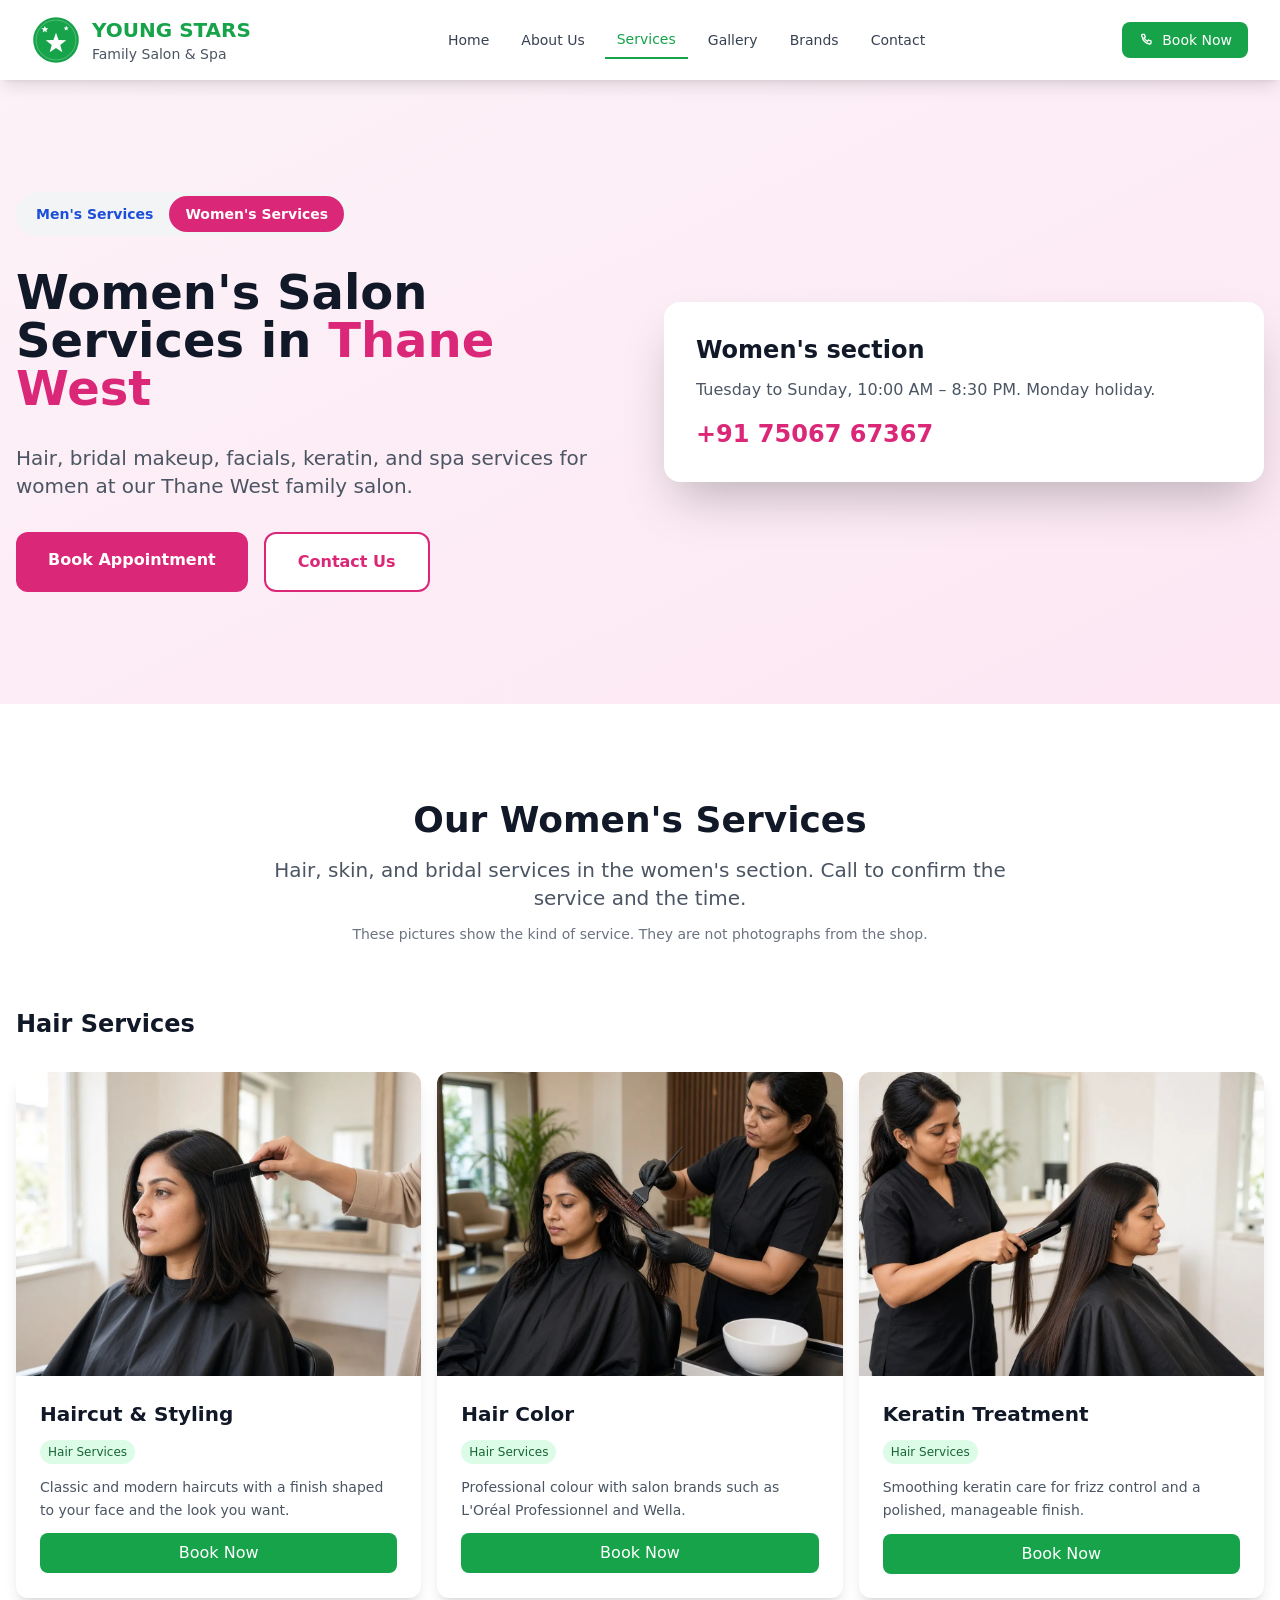
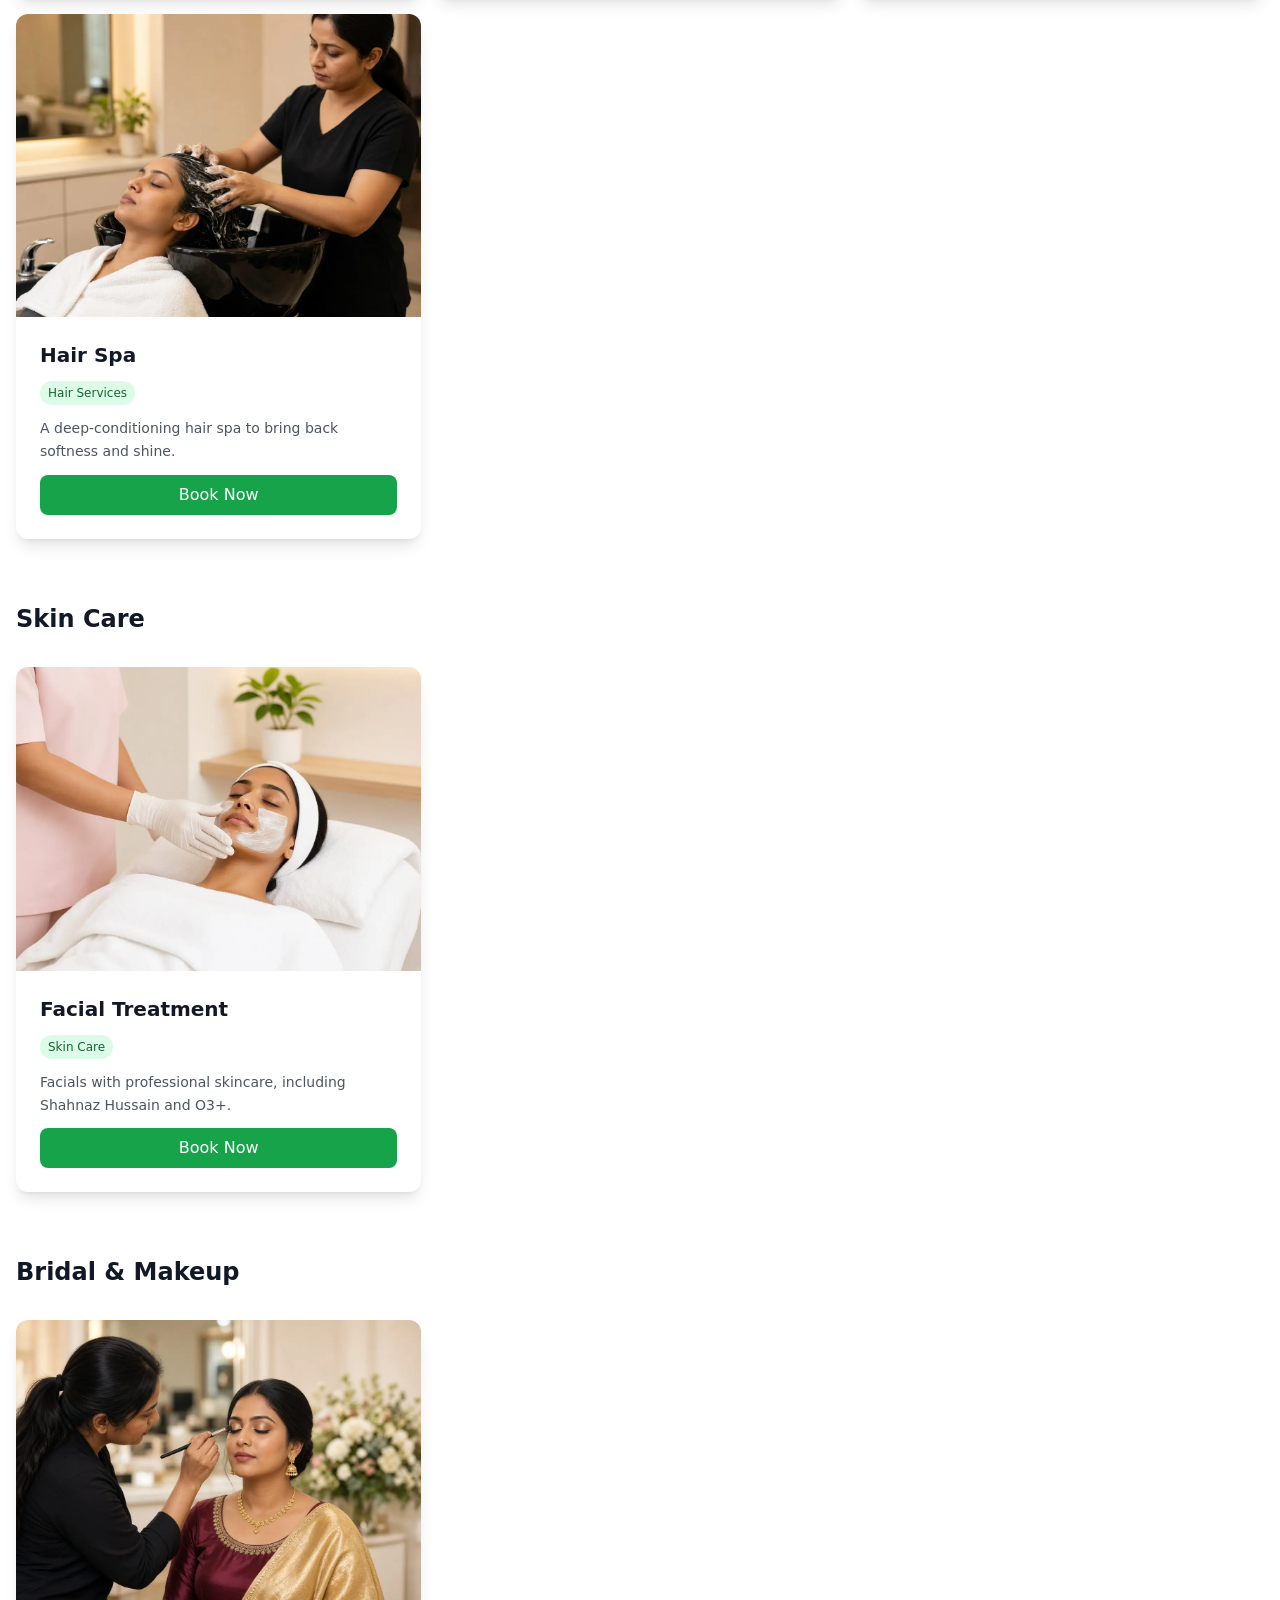
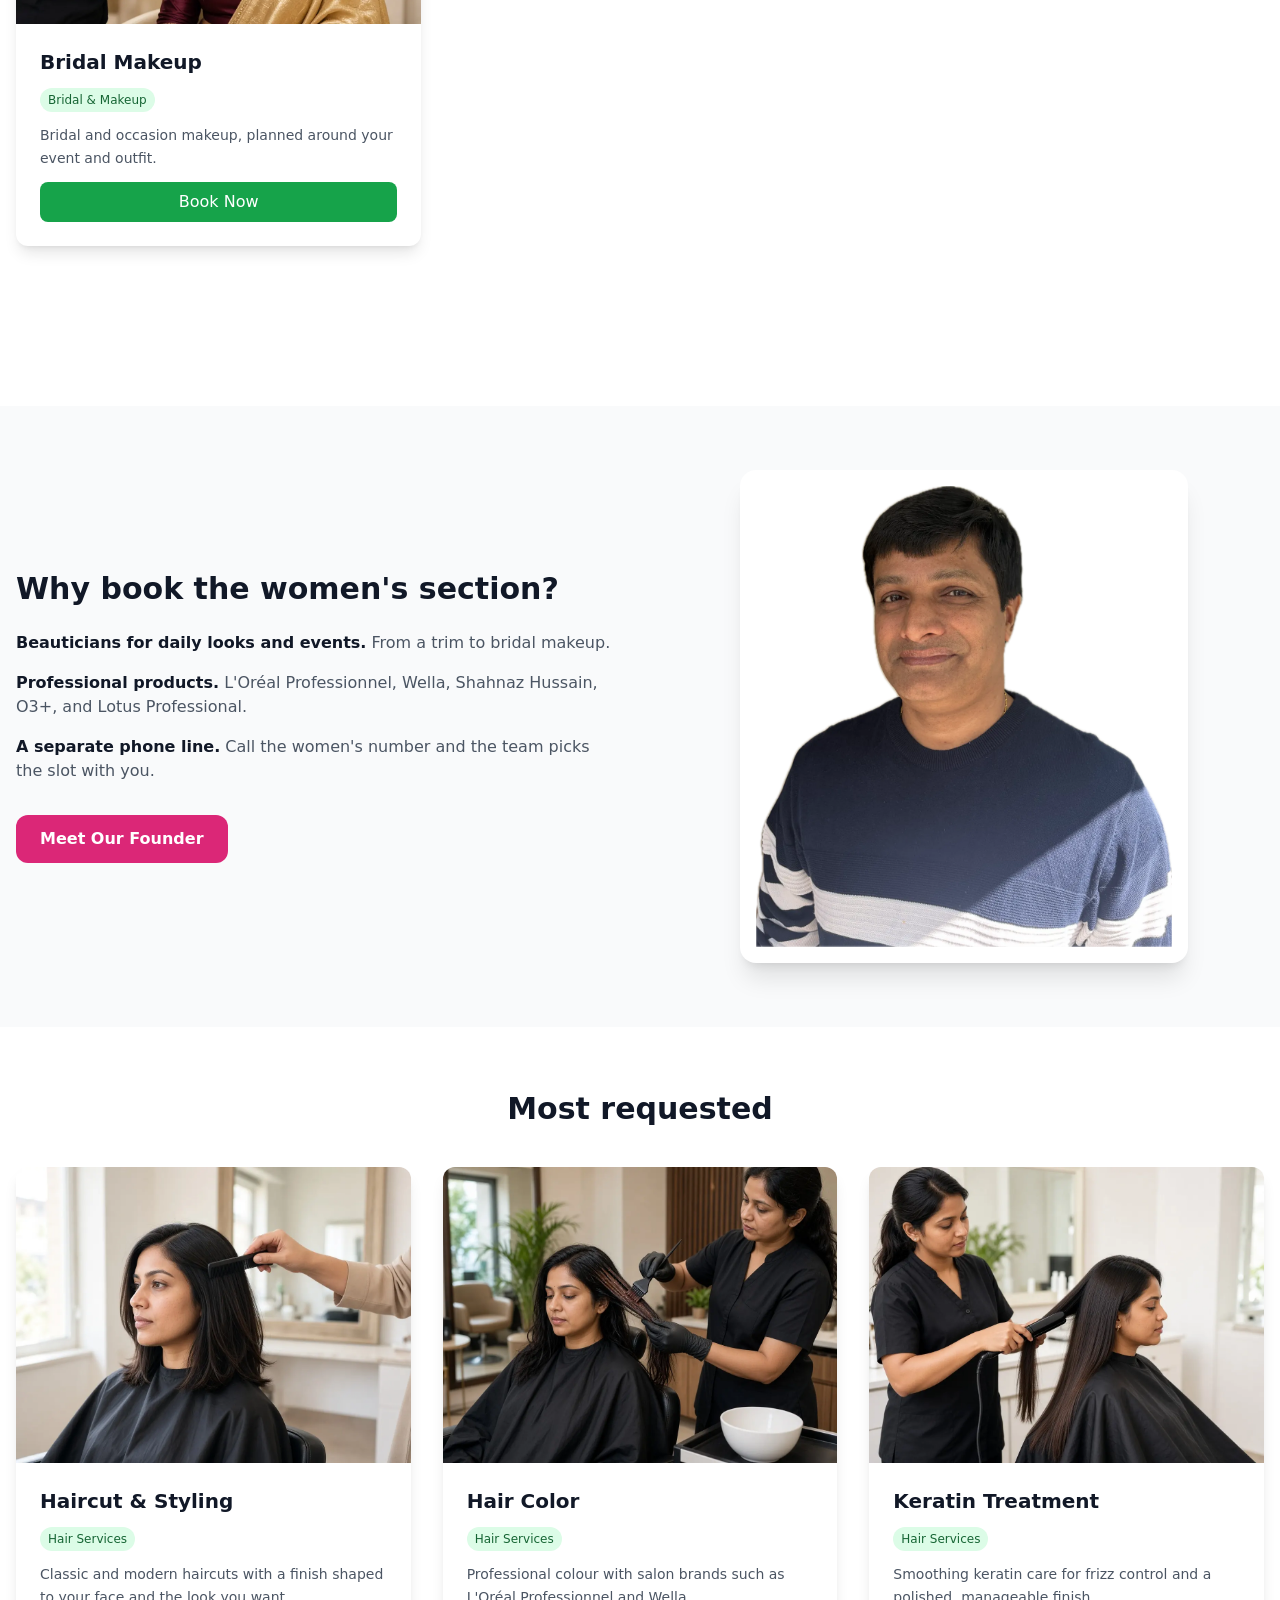
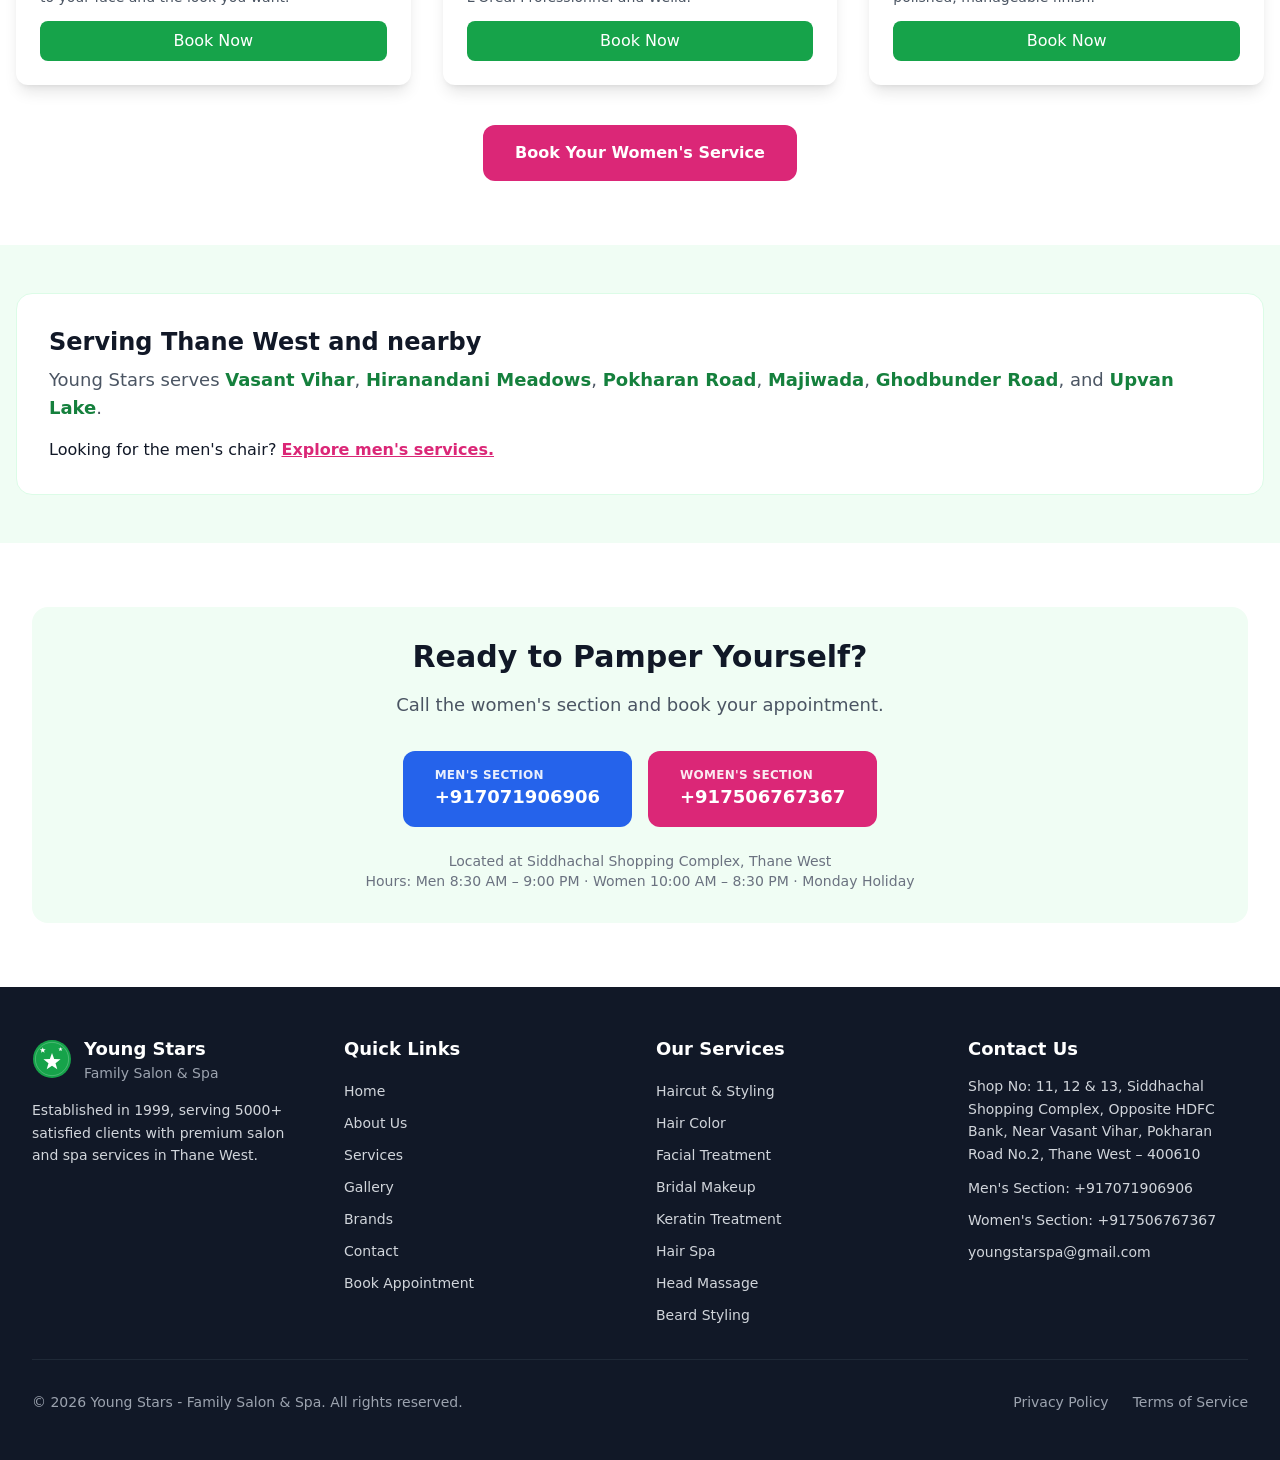
<file: services/womens/index.html>
<!doctype html>

<html lang="en">

<head>

  <meta charset="utf-8">

  <meta name="viewport" content="width=device-width, initial-scale=1">

  <title>Women&#39;s Services - Young Stars Family Salon | Bridal Makeup, Hair, Beauty</title>

  <meta name="description" content="Women&#39;s hair, bridal makeup, facials, keratin, and spa at Young Stars, Thane West.">

  <meta name="keywords" content="ladies beauty parlour thane west, bridal makeup artist thane, keratin treatment thane">

  <meta name="author" content="Young Stars Family Salon & Spa">

  <meta name="robots" content="index, follow">

  <link rel="canonical" href="https://youngstars.salon/services/womens">

  <meta property="og:title" content="Women&#39;s Services - Young Stars Family Salon | Bridal Makeup, Hair, Beauty">

  <meta property="og:description" content="Women&#39;s hair, bridal makeup, facials, keratin, and spa at Young Stars, Thane West.">

  <meta property="og:type" content="website">

  <meta property="og:url" content="https://youngstars.salon/services/womens">

  <meta property="og:site_name" content="Young Stars Family Salon & Spa">

  <meta name="twitter:card" content="summary_large_image">

  <meta name="theme-color" content="#16a34a">

  <link rel="icon" href="../../favicon.svg" type="image/svg+xml">

  <link rel="manifest" href="../../manifest.webmanifest">

  <link rel="stylesheet" href="../../css/site.css">


  

</head>

<body class="min-h-screen flex flex-col bg-white text-gray-900">

<header class="bg-white shadow-lg sticky top-0 z-50">

  <div class="max-w-7xl mx-auto px-4 sm:px-6 lg:px-8">

    <div class="flex justify-between items-center py-4 gap-3">

      <a href="../../index.html" class="flex items-center gap-2 sm:gap-3 min-w-0">

        <svg class="w-12 h-12 shrink-0" viewBox="0 0 80 80" aria-hidden="true"><circle cx="40" cy="40" r="38" fill="#16a34a"/><circle cx="40" cy="40" r="33.25" fill="none" stroke="#fff" stroke-opacity=".35" stroke-width="1.25"/><path fill="#fff" d="M40 28l4.35 12.01 12.77.43-10.08 7.85 3.54 12.27L40 53.4l-10.58 7.16 3.54-12.27-10.08-7.85 12.77-.43z"/><path fill="#fff" d="M21.5 16.3l1.5 4.14 4.4.14-3.47 2.71 1.21 4.23L21.5 25.05l-3.64 2.47 1.21-4.23-3.47-2.71 4.4-.14z"/><path fill="#fff" d="M57 15.9l1.12 3.06 3.25.12-2.56 2.01.89 3.13L57 22.4l-2.7 1.82.89-3.13-2.56-2.01 3.25-.12z"/></svg>

        <span class="min-w-0">

          <span class="block text-base sm:text-xl font-bold text-green-600 uppercase whitespace-nowrap">Young Stars</span>

          <span class="block text-xs sm:text-sm text-gray-600">Family Salon &amp; Spa</span>

        </span>

      </a>

      <nav class="hidden lg:flex items-center gap-2" aria-label="Primary"><a href="../../index.html" class="px-3 py-2 text-sm font-medium transition-colors text-gray-700 hover:text-green-600">Home</a><a href="../../about/" class="px-3 py-2 text-sm font-medium transition-colors text-gray-700 hover:text-green-600">About Us</a><a href="../../services/" class="px-3 py-2 text-sm font-medium transition-colors text-green-600 border-b-2 border-green-600">Services</a><a href="../../gallery/" class="px-3 py-2 text-sm font-medium transition-colors text-gray-700 hover:text-green-600">Gallery</a><a href="../../brands/" class="px-3 py-2 text-sm font-medium transition-colors text-gray-700 hover:text-green-600">Brands</a><a href="../../contact/" class="px-3 py-2 text-sm font-medium transition-colors text-gray-700 hover:text-green-600">Contact</a></nav>

      <div class="flex items-center gap-2">

        <div class="relative">

          <button type="button" data-book-toggle class="inline-flex items-center px-4 py-2 bg-green-600 text-white text-sm font-medium rounded-lg hover:bg-green-700" aria-haspopup="true"><svg class="w-4 h-4" viewBox="0 0 24 24" fill="none" stroke="currentColor" stroke-width="2" aria-hidden="true"><path d="M6.5 3.5h3l1.5 4-2 1.2a12 12 0 0 0 5.3 5.3l1.2-2 4 1.5v3A2 2 0 0 1 17.5 18 14.5 14.5 0 0 1 6 6.5a2 2 0 0 1 .5-3z"/></svg><span class="ml-2">Book Now</span></button>

          <div data-book-menu class="hidden absolute right-0 top-full mt-2 w-64 bg-white rounded-lg shadow-xl border border-gray-200 z-50 p-2">

    <a href="tel:+917071906906" class="flex items-center justify-between gap-3 px-3 py-2 rounded-md hover:bg-gray-50 text-sm text-gray-900"><span>Men's Section</span><span class="font-semibold text-blue-600">+91 7071906906</span></a>

    <a href="tel:+917506767367" class="flex items-center justify-between gap-3 px-3 py-2 rounded-md hover:bg-gray-50 text-sm text-gray-900"><span>Women's Section</span><span class="font-semibold text-pink-600">+91 7506767367</span></a>

    <a href="tel:+919821346856" class="flex items-center justify-between gap-3 px-3 py-2 rounded-md hover:bg-gray-50 text-sm text-gray-900"><span>Mr. Jayendra</span><span class="font-semibold text-green-600">+91 9821346856</span></a>

  </div>

        </div>

        <button type="button" data-nav-toggle class="lg:hidden p-2 text-gray-700" aria-label="Open menu" aria-expanded="false"><svg data-icon-open class="w-6 h-6" viewBox="0 0 24 24" fill="none" stroke="currentColor" stroke-width="2" aria-hidden="true"><path d="M4 7h16M4 12h16M4 17h16"/></svg><svg data-icon-close class="w-6 h-6 hidden" viewBox="0 0 24 24" fill="none" stroke="currentColor" stroke-width="2" aria-hidden="true"><path d="M6 6l12 12M18 6L6 18"/></svg></button>

      </div>

    </div>

    <div data-mobile-nav class="hidden lg:hidden border-t border-gray-200 py-4 space-y-1"><a href="../../index.html" class="block px-4 py-2 text-base font-medium text-gray-700 hover:text-green-600 hover:bg-gray-50">Home</a><a href="../../about/" class="block px-4 py-2 text-base font-medium text-gray-700 hover:text-green-600 hover:bg-gray-50">About Us</a><a href="../../services/" class="block px-4 py-2 text-base font-medium text-green-600 bg-green-50">Services</a><a href="../../gallery/" class="block px-4 py-2 text-base font-medium text-gray-700 hover:text-green-600 hover:bg-gray-50">Gallery</a><a href="../../brands/" class="block px-4 py-2 text-base font-medium text-gray-700 hover:text-green-600 hover:bg-gray-50">Brands</a><a href="../../contact/" class="block px-4 py-2 text-base font-medium text-gray-700 hover:text-green-600 hover:bg-gray-50">Contact</a></div>

  </div>

</header>

<main class="flex-grow">



<section class="bg-gradient-to-br from-pink-50 to-pink-100 py-16 lg:py-28">

  <div class="max-w-7xl mx-auto px-4 grid lg:grid-cols-2 gap-12 items-center">

    <div class="space-y-8">

      <div class="inline-flex bg-gray-100 rounded-full p-1">

        <a href="../mens/" class="px-4 py-2 rounded-full text-sm font-semibold text-blue-700">Men's Services</a>

        <a href="../womens/" class="px-4 py-2 rounded-full text-sm font-semibold bg-pink-600 text-white">Women's Services</a>

      </div>

      <h1 class="text-4xl lg:text-5xl font-bold leading-tight">Women's Salon Services in <span class="text-pink-600">Thane West</span></h1>

      <p class="text-xl text-gray-600">Hair, bridal makeup, facials, keratin, and spa services for women at our Thane West family salon.</p>

      <div class="flex flex-col sm:flex-row gap-4">

        <a href="tel:+917506767367" class="px-8 py-4 bg-pink-600 text-white font-semibold rounded-xl text-center">Book Appointment</a>

        <a href="../../contact/" class="px-8 py-4 bg-white text-pink-600 font-semibold rounded-xl border-2 border-pink-600 text-center">Contact Us</a>

      </div>

    </div>

    <aside class="bg-white rounded-2xl shadow-2xl p-8">

      <h2 class="text-2xl font-bold mb-3">Women's section</h2>

      <p class="text-gray-600 mb-4">Tuesday to Sunday, 10:00 AM – 8:30 PM. Monday holiday.</p>

      <a href="tel:+917506767367" class="text-2xl font-bold text-pink-600">+91 75067 67367</a>

    </aside>

  </div>

</section>

<section class="py-16 lg:py-24">

  <div class="max-w-7xl mx-auto px-4">

    <div class="text-center mb-16">

      <h2 class="text-3xl lg:text-4xl font-bold mb-4">Our Women's Services</h2>

      <p class="text-xl text-gray-600 max-w-3xl mx-auto">Hair, skin, and bridal services in the women's section. Call to confirm the service and the time.</p>
      <p class="text-sm text-gray-500 max-w-3xl mx-auto mt-3">These pictures show the kind of service. They are not photographs from the shop.</p>

    </div>

    <div data-service-groups data-gender="womens"><div class="mb-16"><h3 class="text-2xl font-bold mb-8">Hair Services</h3><div class="service-scroller flex gap-4 overflow-x-auto snap-x snap-mandatory md:grid md:grid-cols-2 lg:grid-cols-3 md:overflow-visible"><div class="snap-start shrink-0 w-[85%] sm:w-[70%] md:w-auto"><article class="bg-white rounded-xl shadow-lg hover:shadow-xl transition-shadow overflow-hidden h-full">
    <img src="../../assets/services/womens-haircut.webp" alt="A stylist cutting a woman's hair" class="service-photo" width="1200" height="900">
    <div class="p-6 space-y-3">

      <h3 class="text-xl font-bold text-gray-900">Haircut &amp; Styling</h3>

      <span class="inline-block px-2 py-1 bg-green-100 text-green-800 text-xs font-medium rounded-full">Hair Services</span>

      <p class="text-gray-600 text-sm leading-relaxed">Classic and modern haircuts with a finish shaped to your face and the look you want.</p>

      <a href="tel:+917506767367" class="block w-full mt-4 bg-green-600 text-white py-2 px-4 rounded-lg font-medium text-center hover:bg-green-700">Book Now</a>

    </div>

  </article></div><div class="snap-start shrink-0 w-[85%] sm:w-[70%] md:w-auto"><article class="bg-white rounded-xl shadow-lg hover:shadow-xl transition-shadow overflow-hidden h-full">
    <img src="../../assets/services/womens-color.webp" alt="Hair colour being applied in the women's section" class="service-photo" width="1200" height="900">
    <div class="p-6 space-y-3">

      <h3 class="text-xl font-bold text-gray-900">Hair Color</h3>

      <span class="inline-block px-2 py-1 bg-green-100 text-green-800 text-xs font-medium rounded-full">Hair Services</span>

      <p class="text-gray-600 text-sm leading-relaxed">Professional colour with salon brands such as L&#39;Oréal Professionnel and Wella.</p>

      <a href="tel:+917506767367" class="block w-full mt-4 bg-green-600 text-white py-2 px-4 rounded-lg font-medium text-center hover:bg-green-700">Book Now</a>

    </div>

  </article></div><div class="snap-start shrink-0 w-[85%] sm:w-[70%] md:w-auto"><article class="bg-white rounded-xl shadow-lg hover:shadow-xl transition-shadow overflow-hidden h-full">
    <img src="../../assets/services/womens-keratin.webp" alt="A keratin smoothing treatment on long hair" class="service-photo" width="1200" height="900">
    <div class="p-6 space-y-3">

      <h3 class="text-xl font-bold text-gray-900">Keratin Treatment</h3>

      <span class="inline-block px-2 py-1 bg-green-100 text-green-800 text-xs font-medium rounded-full">Hair Services</span>

      <p class="text-gray-600 text-sm leading-relaxed">Smoothing keratin care for frizz control and a polished, manageable finish.</p>

      <a href="tel:+917506767367" class="block w-full mt-4 bg-green-600 text-white py-2 px-4 rounded-lg font-medium text-center hover:bg-green-700">Book Now</a>

    </div>

  </article></div><div class="snap-start shrink-0 w-[85%] sm:w-[70%] md:w-auto"><article class="bg-white rounded-xl shadow-lg hover:shadow-xl transition-shadow overflow-hidden h-full">
    <img src="../../assets/services/womens-spa.webp" alt="A hair spa at the wash basin" class="service-photo" width="1200" height="900">
    <div class="p-6 space-y-3">

      <h3 class="text-xl font-bold text-gray-900">Hair Spa</h3>

      <span class="inline-block px-2 py-1 bg-green-100 text-green-800 text-xs font-medium rounded-full">Hair Services</span>

      <p class="text-gray-600 text-sm leading-relaxed">A deep-conditioning hair spa to bring back softness and shine.</p>

      <a href="tel:+917506767367" class="block w-full mt-4 bg-green-600 text-white py-2 px-4 rounded-lg font-medium text-center hover:bg-green-700">Book Now</a>

    </div>

  </article></div></div></div><div class="mb-16"><h3 class="text-2xl font-bold mb-8">Skin Care</h3><div class="service-scroller flex gap-4 overflow-x-auto snap-x snap-mandatory md:grid md:grid-cols-2 lg:grid-cols-3 md:overflow-visible"><div class="snap-start shrink-0 w-[85%] sm:w-[70%] md:w-auto"><article class="bg-white rounded-xl shadow-lg hover:shadow-xl transition-shadow overflow-hidden h-full">
    <img src="../../assets/services/womens-facial.webp" alt="A facial treatment in the women's section" class="service-photo" width="1200" height="900">
    <div class="p-6 space-y-3">

      <h3 class="text-xl font-bold text-gray-900">Facial Treatment</h3>

      <span class="inline-block px-2 py-1 bg-green-100 text-green-800 text-xs font-medium rounded-full">Skin Care</span>

      <p class="text-gray-600 text-sm leading-relaxed">Facials with professional skincare, including Shahnaz Hussain and O3+.</p>

      <a href="tel:+917506767367" class="block w-full mt-4 bg-green-600 text-white py-2 px-4 rounded-lg font-medium text-center hover:bg-green-700">Book Now</a>

    </div>

  </article></div></div></div><div class="mb-16"><h3 class="text-2xl font-bold mb-8">Bridal & Makeup</h3><div class="service-scroller flex gap-4 overflow-x-auto snap-x snap-mandatory md:grid md:grid-cols-2 lg:grid-cols-3 md:overflow-visible"><div class="snap-start shrink-0 w-[85%] sm:w-[70%] md:w-auto"><article class="bg-white rounded-xl shadow-lg hover:shadow-xl transition-shadow overflow-hidden h-full">
    <img src="../../assets/services/womens-bridal.webp" alt="Bridal makeup being applied" class="service-photo" width="1200" height="900">
    <div class="p-6 space-y-3">

      <h3 class="text-xl font-bold text-gray-900">Bridal Makeup</h3>

      <span class="inline-block px-2 py-1 bg-green-100 text-green-800 text-xs font-medium rounded-full">Bridal &amp; Makeup</span>

      <p class="text-gray-600 text-sm leading-relaxed">Bridal and occasion makeup, planned around your event and outfit.</p>

      <a href="tel:+917506767367" class="block w-full mt-4 bg-green-600 text-white py-2 px-4 rounded-lg font-medium text-center hover:bg-green-700">Book Now</a>

    </div>

  </article></div></div></div></div>

  </div>

</section>

<section class="py-16 bg-gray-50">

  <div class="max-w-7xl mx-auto px-4 grid lg:grid-cols-2 gap-12 items-center">

    <div>

      <h2 class="text-3xl font-bold mb-6">Why book the women's section?</h2>

      <ul class="space-y-4 text-gray-600">

        <li><strong class="text-gray-900">Beauticians for daily looks and events.</strong> From a trim to bridal makeup.</li>

        <li><strong class="text-gray-900">Professional products.</strong> L'Oréal Professionnel, Wella, Shahnaz Hussain, O3+, and Lotus Professional.</li>

        <li><strong class="text-gray-900">A separate phone line.</strong> Call the women's number and the team picks the slot with you.</li>

      </ul>

      <a href="../../founder/" class="inline-block mt-8 px-6 py-3 bg-pink-600 text-white font-semibold rounded-xl">Meet Our Founder</a>

    </div>

    <img src="../../assets/founder-2.webp" alt="Mr. Jayendra G Bhandary at Young Stars" class="w-full max-w-md mx-auto rounded-2xl bg-white p-4 shadow-xl">

  </div>

</section>

<section class="py-16">

  <div class="max-w-7xl mx-auto px-4">

    <h2 class="text-3xl font-bold text-center mb-10">Most requested</h2>

    <div data-popular-services class="grid md:grid-cols-3 gap-8"><article class="bg-white rounded-xl shadow-lg hover:shadow-xl transition-shadow overflow-hidden h-full">
    <img src="../../assets/services/womens-haircut.webp" alt="A stylist cutting a woman's hair" class="service-photo" width="1200" height="900">
    <div class="p-6 space-y-3">

      <h3 class="text-xl font-bold text-gray-900">Haircut &amp; Styling</h3>

      <span class="inline-block px-2 py-1 bg-green-100 text-green-800 text-xs font-medium rounded-full">Hair Services</span>

      <p class="text-gray-600 text-sm leading-relaxed">Classic and modern haircuts with a finish shaped to your face and the look you want.</p>

      <a href="tel:+917506767367" class="block w-full mt-4 bg-green-600 text-white py-2 px-4 rounded-lg font-medium text-center hover:bg-green-700">Book Now</a>

    </div>

  </article><article class="bg-white rounded-xl shadow-lg hover:shadow-xl transition-shadow overflow-hidden h-full">
    <img src="../../assets/services/womens-color.webp" alt="Hair colour being applied in the women's section" class="service-photo" width="1200" height="900">
    <div class="p-6 space-y-3">

      <h3 class="text-xl font-bold text-gray-900">Hair Color</h3>

      <span class="inline-block px-2 py-1 bg-green-100 text-green-800 text-xs font-medium rounded-full">Hair Services</span>

      <p class="text-gray-600 text-sm leading-relaxed">Professional colour with salon brands such as L&#39;Oréal Professionnel and Wella.</p>

      <a href="tel:+917506767367" class="block w-full mt-4 bg-green-600 text-white py-2 px-4 rounded-lg font-medium text-center hover:bg-green-700">Book Now</a>

    </div>

  </article><article class="bg-white rounded-xl shadow-lg hover:shadow-xl transition-shadow overflow-hidden h-full">
    <img src="../../assets/services/womens-keratin.webp" alt="A keratin smoothing treatment on long hair" class="service-photo" width="1200" height="900">
    <div class="p-6 space-y-3">

      <h3 class="text-xl font-bold text-gray-900">Keratin Treatment</h3>

      <span class="inline-block px-2 py-1 bg-green-100 text-green-800 text-xs font-medium rounded-full">Hair Services</span>

      <p class="text-gray-600 text-sm leading-relaxed">Smoothing keratin care for frizz control and a polished, manageable finish.</p>

      <a href="tel:+917506767367" class="block w-full mt-4 bg-green-600 text-white py-2 px-4 rounded-lg font-medium text-center hover:bg-green-700">Book Now</a>

    </div>

  </article></div>

    <div class="text-center mt-10"><a href="tel:+917506767367" class="inline-flex px-8 py-4 bg-pink-600 text-white font-semibold rounded-xl">Book Your Women's Service</a></div>

  </div>

</section>

<section class="py-12 bg-green-50"><div class="max-w-7xl mx-auto px-4"><div class="bg-white rounded-2xl p-8 border border-green-100"><h2 class="text-2xl font-bold mb-2">Serving Thane West and nearby</h2><p class="text-lg text-gray-600">Young Stars serves <strong class="text-green-700">Vasant Vihar</strong>, <strong class="text-green-700">Hiranandani Meadows</strong>, <strong class="text-green-700">Pokharan Road</strong>, <strong class="text-green-700">Majiwada</strong>, <strong class="text-green-700">Ghodbunder Road</strong>, and <strong class="text-green-700">Upvan Lake</strong>.</p><p class="mt-4">Looking for the men's chair? <a class="text-pink-600 font-semibold underline" href="../mens/">Explore men's services.</a></p></div></div></section>

<section class="py-16">

  <div class="max-w-7xl mx-auto px-4 sm:px-6 lg:px-8">

    <div class="bg-green-50 rounded-2xl p-8 text-center">

      <h2 class="text-3xl font-bold text-gray-900 mb-4">Ready to Pamper Yourself?</h2>

      <p class="text-lg text-gray-600 mb-8">Call the women's section and book your appointment.</p>

      <div class="flex flex-col sm:flex-row gap-4 justify-center">

        <a href="tel:+917071906906" class="inline-flex items-center justify-center px-8 py-4 bg-blue-600 text-white font-semibold rounded-xl hover:bg-blue-700"><span class="text-left"><span class="block text-xs uppercase tracking-wide opacity-90">Men's Section</span><span class="block text-lg font-bold">+917071906906</span></span></a>

        <a href="tel:+917506767367" class="inline-flex items-center justify-center px-8 py-4 bg-pink-600 text-white font-semibold rounded-xl hover:bg-pink-700"><span class="text-left"><span class="block text-xs uppercase tracking-wide opacity-90">Women's Section</span><span class="block text-lg font-bold">+917506767367</span></span></a>

      </div>

      <p class="mt-6 text-sm text-gray-500">Located at Siddhachal Shopping Complex, Thane West</p>

      <p class="text-sm text-gray-500">Hours: Men 8:30 AM – 9:00 PM · Women 10:00 AM – 8:30 PM · Monday Holiday</p>

    </div>

  </div>

</section>

</main>

<footer class="bg-gray-900 text-white mt-auto">

  <div class="max-w-7xl mx-auto px-4 sm:px-6 lg:px-8 py-12">

    <div class="grid grid-cols-1 md:grid-cols-2 lg:grid-cols-4 gap-8">

      <div class="space-y-4">

        <div class="flex items-center gap-3">

          <svg class="w-10 h-10 shrink-0" viewBox="0 0 80 80" aria-hidden="true"><circle cx="40" cy="40" r="38" fill="#16a34a"/><circle cx="40" cy="40" r="33.25" fill="none" stroke="#fff" stroke-opacity=".35" stroke-width="1.25"/><path fill="#fff" d="M40 28l4.35 12.01 12.77.43-10.08 7.85 3.54 12.27L40 53.4l-10.58 7.16 3.54-12.27-10.08-7.85 12.77-.43z"/><path fill="#fff" d="M21.5 16.3l1.5 4.14 4.4.14-3.47 2.71 1.21 4.23L21.5 25.05l-3.64 2.47 1.21-4.23-3.47-2.71 4.4-.14z"/><path fill="#fff" d="M57 15.9l1.12 3.06 3.25.12-2.56 2.01.89 3.13L57 22.4l-2.7 1.82.89-3.13-2.56-2.01 3.25-.12z"/></svg>

          <div><p class="text-lg font-bold">Young Stars</p><p class="text-sm text-gray-400">Family Salon &amp; Spa</p></div>

        </div>

        <p class="text-gray-300 text-sm leading-relaxed">Established in 1999, serving 5000+ satisfied clients with premium salon and spa services in Thane West.</p>

      </div>

      <div>

        <h2 class="text-lg font-semibold mb-4">Quick Links</h2>

        <ul class="space-y-2"><li><a class="text-gray-300 hover:text-white text-sm" href="../../index.html">Home</a></li><li><a class="text-gray-300 hover:text-white text-sm" href="../../about/">About Us</a></li><li><a class="text-gray-300 hover:text-white text-sm" href="../../services/">Services</a></li><li><a class="text-gray-300 hover:text-white text-sm" href="../../gallery/">Gallery</a></li><li><a class="text-gray-300 hover:text-white text-sm" href="../../brands/">Brands</a></li><li><a class="text-gray-300 hover:text-white text-sm" href="../../contact/">Contact</a></li><li><a class="text-gray-300 hover:text-white text-sm" href="../../book-appointment/">Book Appointment</a></li></ul>

      </div>

      <div>

        <h2 class="text-lg font-semibold mb-4">Our Services</h2>

        <ul class="space-y-2"><li><a class="text-gray-300 hover:text-white text-sm" href="../../services/">Haircut & Styling</a></li><li><a class="text-gray-300 hover:text-white text-sm" href="../../services/">Hair Color</a></li><li><a class="text-gray-300 hover:text-white text-sm" href="../../services/">Facial Treatment</a></li><li><a class="text-gray-300 hover:text-white text-sm" href="../../services/">Bridal Makeup</a></li><li><a class="text-gray-300 hover:text-white text-sm" href="../../services/">Keratin Treatment</a></li><li><a class="text-gray-300 hover:text-white text-sm" href="../../services/">Hair Spa</a></li><li><a class="text-gray-300 hover:text-white text-sm" href="../../services/">Head Massage</a></li><li><a class="text-gray-300 hover:text-white text-sm" href="../../services/">Beard Styling</a></li></ul>

      </div>

      <div class="space-y-3">

        <h2 class="text-lg font-semibold">Contact Us</h2>

        <p class="text-gray-300 text-sm leading-relaxed">Shop No: 11, 12 &amp; 13, Siddhachal Shopping Complex, Opposite HDFC Bank, Near Vasant Vihar, Pokharan Road No.2, Thane West – 400610</p>

        <p class="text-gray-300 text-sm">Men's Section: <a class="hover:text-white" href="tel:+917071906906">+917071906906</a></p>

        <p class="text-gray-300 text-sm">Women's Section: <a class="hover:text-white" href="tel:+917506767367">+917506767367</a></p>

        <p class="text-sm"><a class="text-gray-300 hover:text-white" href="mailto:youngstarspa@gmail.com">youngstarspa@gmail.com</a></p>

      </div>

    </div>

    <div class="border-t border-gray-800 mt-8 pt-8 flex flex-col md:flex-row justify-between gap-4 text-sm text-gray-400">

      <p>© <span data-year>2026</span> Young Stars - Family Salon &amp; Spa. All rights reserved.</p>

      <div class="flex gap-6">

        <a class="hover:text-white" href="../../privacy-policy/">Privacy Policy</a>

        <a class="hover:text-white" href="../../terms-of-service/">Terms of Service</a>

      </div>

    </div>

  </div>

</footer>

<script src="../../js/site.js"></script>

</body>

</html>
</file>
<file: css/site.css>
*,:after,:before{--tw-border-spacing-x:0;--tw-border-spacing-y:0;--tw-translate-x:0;--tw-translate-y:0;--tw-rotate:0;--tw-skew-x:0;--tw-skew-y:0;--tw-scale-x:1;--tw-scale-y:1;--tw-pan-x: ;--tw-pan-y: ;--tw-pinch-zoom: ;--tw-scroll-snap-strictness:proximity;--tw-gradient-from-position: ;--tw-gradient-via-position: ;--tw-gradient-to-position: ;--tw-ordinal: ;--tw-slashed-zero: ;--tw-numeric-figure: ;--tw-numeric-spacing: ;--tw-numeric-fraction: ;--tw-ring-inset: ;--tw-ring-offset-width:0px;--tw-ring-offset-color:#fff;--tw-ring-color:rgba(59,130,246,.5);--tw-ring-offset-shadow:0 0 #0000;--tw-ring-shadow:0 0 #0000;--tw-shadow:0 0 #0000;--tw-shadow-colored:0 0 #0000;--tw-blur: ;--tw-brightness: ;--tw-contrast: ;--tw-grayscale: ;--tw-hue-rotate: ;--tw-invert: ;--tw-saturate: ;--tw-sepia: ;--tw-drop-shadow: ;--tw-backdrop-blur: ;--tw-backdrop-brightness: ;--tw-backdrop-contrast: ;--tw-backdrop-grayscale: ;--tw-backdrop-hue-rotate: ;--tw-backdrop-invert: ;--tw-backdrop-opacity: ;--tw-backdrop-saturate: ;--tw-backdrop-sepia: ;--tw-contain-size: ;--tw-contain-layout: ;--tw-contain-paint: ;--tw-contain-style: }::backdrop{--tw-border-spacing-x:0;--tw-border-spacing-y:0;--tw-translate-x:0;--tw-translate-y:0;--tw-rotate:0;--tw-skew-x:0;--tw-skew-y:0;--tw-scale-x:1;--tw-scale-y:1;--tw-pan-x: ;--tw-pan-y: ;--tw-pinch-zoom: ;--tw-scroll-snap-strictness:proximity;--tw-gradient-from-position: ;--tw-gradient-via-position: ;--tw-gradient-to-position: ;--tw-ordinal: ;--tw-slashed-zero: ;--tw-numeric-figure: ;--tw-numeric-spacing: ;--tw-numeric-fraction: ;--tw-ring-inset: ;--tw-ring-offset-width:0px;--tw-ring-offset-color:#fff;--tw-ring-color:rgba(59,130,246,.5);--tw-ring-offset-shadow:0 0 #0000;--tw-ring-shadow:0 0 #0000;--tw-shadow:0 0 #0000;--tw-shadow-colored:0 0 #0000;--tw-blur: ;--tw-brightness: ;--tw-contrast: ;--tw-grayscale: ;--tw-hue-rotate: ;--tw-invert: ;--tw-saturate: ;--tw-sepia: ;--tw-drop-shadow: ;--tw-backdrop-blur: ;--tw-backdrop-brightness: ;--tw-backdrop-contrast: ;--tw-backdrop-grayscale: ;--tw-backdrop-hue-rotate: ;--tw-backdrop-invert: ;--tw-backdrop-opacity: ;--tw-backdrop-saturate: ;--tw-backdrop-sepia: ;--tw-contain-size: ;--tw-contain-layout: ;--tw-contain-paint: ;--tw-contain-style: }/*! tailwindcss v3.4.17 | MIT License | https://tailwindcss.com*/*,:after,:before{box-sizing:border-box;border:0 solid #e5e7eb}:after,:before{--tw-content:""}:host,html{line-height:1.5;-webkit-text-size-adjust:100%;-moz-tab-size:4;-o-tab-size:4;tab-size:4;font-family:ui-sans-serif,system-ui,sans-serif,Apple Color Emoji,Segoe UI Emoji,Segoe UI Symbol,Noto Color Emoji;font-feature-settings:normal;font-variation-settings:normal;-webkit-tap-highlight-color:transparent}body{margin:0;line-height:inherit}hr{height:0;color:inherit;border-top-width:1px}abbr:where([title]){-webkit-text-decoration:underline dotted;text-decoration:underline dotted}h1,h2,h3,h4,h5,h6{font-size:inherit;font-weight:inherit}a{color:inherit;text-decoration:inherit}b,strong{font-weight:bolder}code,kbd,pre,samp{font-family:ui-monospace,SFMono-Regular,Menlo,Monaco,Consolas,Liberation Mono,Courier New,monospace;font-feature-settings:normal;font-variation-settings:normal;font-size:1em}small{font-size:80%}sub,sup{font-size:75%;line-height:0;position:relative;vertical-align:baseline}sub{bottom:-.25em}sup{top:-.5em}table{text-indent:0;border-color:inherit;border-collapse:collapse}button,input,optgroup,select,textarea{font-family:inherit;font-feature-settings:inherit;font-variation-settings:inherit;font-size:100%;font-weight:inherit;line-height:inherit;letter-spacing:inherit;color:inherit;margin:0;padding:0}button,select{text-transform:none}button,input:where([type=button]),input:where([type=reset]),input:where([type=submit]){-webkit-appearance:button;background-color:transparent;background-image:none}:-moz-focusring{outline:auto}:-moz-ui-invalid{box-shadow:none}progress{vertical-align:baseline}::-webkit-inner-spin-button,::-webkit-outer-spin-button{height:auto}[type=search]{-webkit-appearance:textfield;outline-offset:-2px}::-webkit-search-decoration{-webkit-appearance:none}::-webkit-file-upload-button{-webkit-appearance:button;font:inherit}summary{display:list-item}blockquote,dd,dl,figure,h1,h2,h3,h4,h5,h6,hr,p,pre{margin:0}fieldset{margin:0}fieldset,legend{padding:0}menu,ol,ul{list-style:none;margin:0;padding:0}dialog{padding:0}textarea{resize:vertical}input::-moz-placeholder,textarea::-moz-placeholder{opacity:1;color:#9ca3af}input::placeholder,textarea::placeholder{opacity:1;color:#9ca3af}[role=button],button{cursor:pointer}:disabled{cursor:default}audio,canvas,embed,iframe,img,object,svg,video{display:block;vertical-align:middle}img,video{max-width:100%;height:auto}[hidden]:where(:not([hidden=until-found])){display:none}.absolute{position:absolute}.relative{position:relative}.sticky{position:sticky}.right-0{right:0}.top-0{top:0}.top-full{top:100%}.z-50{z-index:50}.mx-auto{margin-left:auto;margin-right:auto}.mb-10{margin-bottom:2.5rem}.mb-12{margin-bottom:3rem}.mb-16{margin-bottom:4rem}.mb-2{margin-bottom:.5rem}.mb-3{margin-bottom:.75rem}.mb-4{margin-bottom:1rem}.mb-6{margin-bottom:1.5rem}.mb-8{margin-bottom:2rem}.ml-2{margin-left:.5rem}.mr-2{margin-right:.5rem}.mt-10{margin-top:2.5rem}.mt-12{margin-top:3rem}.mt-2{margin-top:.5rem}.mt-3{margin-top:.75rem}.mt-4{margin-top:1rem}.mt-6{margin-top:1.5rem}.mt-8{margin-top:2rem}.mt-auto{margin-top:auto}.block{display:block}.inline-block{display:inline-block}.flex{display:flex}.inline-flex{display:inline-flex}.grid{display:grid}.hidden{display:none}.h-10{height:2.5rem}.h-12{height:3rem}.h-16{height:4rem}.h-4{height:1rem}.h-48{height:12rem}.h-5{height:1.25rem}.h-6{height:1.5rem}.h-8{height:2rem}.h-80{height:20rem}.h-\[450px\]{height:450px}.h-full{height:100%}.min-h-screen{min-height:100vh}.w-10{width:2.5rem}.w-12{width:3rem}.w-16{width:4rem}.w-4{width:1rem}.w-5{width:1.25rem}.w-6{width:1.5rem}.w-64{width:16rem}.w-8{width:2rem}.w-\[85\%\]{width:85%}.w-full{width:100%}.min-w-0{min-width:0}.max-w-3xl{max-width:48rem}.max-w-5xl{max-width:64rem}.max-w-7xl{max-width:80rem}.max-w-md{max-width:28rem}.max-w-xl{max-width:36rem}.shrink-0{flex-shrink:0}.flex-grow{flex-grow:1}.snap-x{scroll-snap-type:x var(--tw-scroll-snap-strictness)}.snap-mandatory{--tw-scroll-snap-strictness:mandatory}.snap-start{scroll-snap-align:start}.grid-cols-1{grid-template-columns:repeat(1,minmax(0,1fr))}.grid-cols-2{grid-template-columns:repeat(2,minmax(0,1fr))}.grid-cols-3{grid-template-columns:repeat(3,minmax(0,1fr))}.flex-col{flex-direction:column}.flex-wrap{flex-wrap:wrap}.items-start{align-items:flex-start}.items-center{align-items:center}.justify-center{justify-content:center}.justify-between{justify-content:space-between}.gap-10{gap:2.5rem}.gap-12{gap:3rem}.gap-2{gap:.5rem}.gap-3{gap:.75rem}.gap-4{gap:1rem}.gap-6{gap:1.5rem}.gap-8{gap:2rem}.space-y-1>:not([hidden])~:not([hidden]){--tw-space-y-reverse:0;margin-top:calc(.25rem*(1 - var(--tw-space-y-reverse)));margin-bottom:calc(.25rem*var(--tw-space-y-reverse))}.space-y-2>:not([hidden])~:not([hidden]){--tw-space-y-reverse:0;margin-top:calc(.5rem*(1 - var(--tw-space-y-reverse)));margin-bottom:calc(.5rem*var(--tw-space-y-reverse))}.space-y-3>:not([hidden])~:not([hidden]){--tw-space-y-reverse:0;margin-top:calc(.75rem*(1 - var(--tw-space-y-reverse)));margin-bottom:calc(.75rem*var(--tw-space-y-reverse))}.space-y-4>:not([hidden])~:not([hidden]){--tw-space-y-reverse:0;margin-top:calc(1rem*(1 - var(--tw-space-y-reverse)));margin-bottom:calc(1rem*var(--tw-space-y-reverse))}.space-y-6>:not([hidden])~:not([hidden]){--tw-space-y-reverse:0;margin-top:calc(1.5rem*(1 - var(--tw-space-y-reverse)));margin-bottom:calc(1.5rem*var(--tw-space-y-reverse))}.space-y-8>:not([hidden])~:not([hidden]){--tw-space-y-reverse:0;margin-top:calc(2rem*(1 - var(--tw-space-y-reverse)));margin-bottom:calc(2rem*var(--tw-space-y-reverse))}.overflow-hidden{overflow:hidden}.overflow-x-auto{overflow-x:auto}.whitespace-nowrap{white-space:nowrap}.rounded-2xl{border-radius:1rem}.rounded-full{border-radius:9999px}.rounded-lg{border-radius:.5rem}.rounded-md{border-radius:.375rem}.rounded-xl{border-radius:.75rem}.border{border-width:1px}.border-2{border-width:2px}.border-b-2{border-bottom-width:2px}.border-t{border-top-width:1px}.border-black\/20{border-color:rgba(0,0,0,.2)}.border-blue-100{--tw-border-opacity:1;border-color:rgb(219 234 254/var(--tw-border-opacity,1))}.border-blue-600{--tw-border-opacity:1;border-color:rgb(37 99 235/var(--tw-border-opacity,1))}.border-gray-200{--tw-border-opacity:1;border-color:rgb(229 231 235/var(--tw-border-opacity,1))}.border-gray-800{--tw-border-opacity:1;border-color:rgb(31 41 55/var(--tw-border-opacity,1))}.border-green-100{--tw-border-opacity:1;border-color:rgb(220 252 231/var(--tw-border-opacity,1))}.border-green-600{--tw-border-opacity:1;border-color:rgb(22 163 74/var(--tw-border-opacity,1))}.border-pink-100{--tw-border-opacity:1;border-color:rgb(252 231 243/var(--tw-border-opacity,1))}.border-pink-600{--tw-border-opacity:1;border-color:rgb(219 39 119/var(--tw-border-opacity,1))}.bg-blue-50{--tw-bg-opacity:1;background-color:rgb(239 246 255/var(--tw-bg-opacity,1))}.bg-blue-600{--tw-bg-opacity:1;background-color:rgb(37 99 235/var(--tw-bg-opacity,1))}.bg-gray-100{--tw-bg-opacity:1;background-color:rgb(243 244 246/var(--tw-bg-opacity,1))}.bg-gray-50{--tw-bg-opacity:1;background-color:rgb(249 250 251/var(--tw-bg-opacity,1))}.bg-gray-800{--tw-bg-opacity:1;background-color:rgb(31 41 55/var(--tw-bg-opacity,1))}.bg-gray-900{--tw-bg-opacity:1;background-color:rgb(17 24 39/var(--tw-bg-opacity,1))}.bg-green-100{--tw-bg-opacity:1;background-color:rgb(220 252 231/var(--tw-bg-opacity,1))}.bg-green-50{--tw-bg-opacity:1;background-color:rgb(240 253 244/var(--tw-bg-opacity,1))}.bg-green-600{--tw-bg-opacity:1;background-color:rgb(22 163 74/var(--tw-bg-opacity,1))}.bg-green-700{--tw-bg-opacity:1;background-color:rgb(21 128 61/var(--tw-bg-opacity,1))}.bg-pink-50{--tw-bg-opacity:1;background-color:rgb(253 242 248/var(--tw-bg-opacity,1))}.bg-pink-600{--tw-bg-opacity:1;background-color:rgb(219 39 119/var(--tw-bg-opacity,1))}.bg-white{--tw-bg-opacity:1;background-color:rgb(255 255 255/var(--tw-bg-opacity,1))}.bg-gradient-to-br{background-image:linear-gradient(to bottom right,var(--tw-gradient-stops))}.from-blue-50{--tw-gradient-from:#eff6ff var(--tw-gradient-from-position);--tw-gradient-to:rgba(239,246,255,0) var(--tw-gradient-to-position);--tw-gradient-stops:var(--tw-gradient-from),var(--tw-gradient-to)}.from-green-50{--tw-gradient-from:#f0fdf4 var(--tw-gradient-from-position);--tw-gradient-to:rgba(240,253,244,0) var(--tw-gradient-to-position);--tw-gradient-stops:var(--tw-gradient-from),var(--tw-gradient-to)}.from-pink-50{--tw-gradient-from:#fdf2f8 var(--tw-gradient-from-position);--tw-gradient-to:rgba(253,242,248,0) var(--tw-gradient-to-position);--tw-gradient-stops:var(--tw-gradient-from),var(--tw-gradient-to)}.to-blue-100{--tw-gradient-to:#dbeafe var(--tw-gradient-to-position)}.to-green-100{--tw-gradient-to:#dcfce7 var(--tw-gradient-to-position)}.to-pink-100{--tw-gradient-to:#fce7f3 var(--tw-gradient-to-position)}.p-1{padding:.25rem}.p-2{padding:.5rem}.p-4{padding:1rem}.p-6{padding:1.5rem}.p-8{padding:2rem}.px-2{padding-left:.5rem;padding-right:.5rem}.px-3{padding-left:.75rem;padding-right:.75rem}.px-4{padding-left:1rem;padding-right:1rem}.px-6{padding-left:1.5rem;padding-right:1.5rem}.px-8{padding-left:2rem;padding-right:2rem}.py-1{padding-top:.25rem;padding-bottom:.25rem}.py-12{padding-top:3rem;padding-bottom:3rem}.py-16{padding-top:4rem;padding-bottom:4rem}.py-2{padding-top:.5rem;padding-bottom:.5rem}.py-24{padding-top:6rem;padding-bottom:6rem}.py-3{padding-top:.75rem;padding-bottom:.75rem}.py-4{padding-top:1rem;padding-bottom:1rem}.py-8{padding-top:2rem;padding-bottom:2rem}.pb-16{padding-bottom:4rem}.pt-4{padding-top:1rem}.pt-8{padding-top:2rem}.text-left{text-align:left}.text-center{text-align:center}.text-2xl{font-size:1.5rem;line-height:2rem}.text-3xl{font-size:1.875rem;line-height:2.25rem}.text-4xl{font-size:2.25rem;line-height:2.5rem}.text-base{font-size:1rem;line-height:1.5rem}.text-lg{font-size:1.125rem;line-height:1.75rem}.text-sm{font-size:.875rem;line-height:1.25rem}.text-xl{font-size:1.25rem;line-height:1.75rem}.text-xs{font-size:.75rem;line-height:1rem}.font-bold{font-weight:700}.font-medium{font-weight:500}.font-semibold{font-weight:600}.uppercase{text-transform:uppercase}.italic{font-style:italic}.not-italic{font-style:normal}.leading-relaxed{line-height:1.625}.leading-tight{line-height:1.25}.tracking-wide{letter-spacing:.025em}.text-blue-600{--tw-text-opacity:1;color:rgb(37 99 235/var(--tw-text-opacity,1))}.text-blue-700{--tw-text-opacity:1;color:rgb(29 78 216/var(--tw-text-opacity,1))}.text-gray-300{--tw-text-opacity:1;color:rgb(209 213 219/var(--tw-text-opacity,1))}.text-gray-400{--tw-text-opacity:1;color:rgb(156 163 175/var(--tw-text-opacity,1))}.text-gray-500{--tw-text-opacity:1;color:rgb(107 114 128/var(--tw-text-opacity,1))}.text-gray-600{--tw-text-opacity:1;color:rgb(75 85 99/var(--tw-text-opacity,1))}.text-gray-700{--tw-text-opacity:1;color:rgb(55 65 81/var(--tw-text-opacity,1))}.text-gray-800{--tw-text-opacity:1;color:rgb(31 41 55/var(--tw-text-opacity,1))}.text-gray-900{--tw-text-opacity:1;color:rgb(17 24 39/var(--tw-text-opacity,1))}.text-green-50{--tw-text-opacity:1;color:rgb(240 253 244/var(--tw-text-opacity,1))}.text-green-600{--tw-text-opacity:1;color:rgb(22 163 74/var(--tw-text-opacity,1))}.text-green-700{--tw-text-opacity:1;color:rgb(21 128 61/var(--tw-text-opacity,1))}.text-green-800{--tw-text-opacity:1;color:rgb(22 101 52/var(--tw-text-opacity,1))}.text-pink-600{--tw-text-opacity:1;color:rgb(219 39 119/var(--tw-text-opacity,1))}.text-pink-700{--tw-text-opacity:1;color:rgb(190 24 93/var(--tw-text-opacity,1))}.text-white{--tw-text-opacity:1;color:rgb(255 255 255/var(--tw-text-opacity,1))}.underline{text-decoration-line:underline}.opacity-90{opacity:.9}.shadow{--tw-shadow:0 1px 3px 0 rgba(0,0,0,.1),0 1px 2px -1px rgba(0,0,0,.1);--tw-shadow-colored:0 1px 3px 0 var(--tw-shadow-color),0 1px 2px -1px var(--tw-shadow-color)}.shadow,.shadow-2xl{box-shadow:var(--tw-ring-offset-shadow,0 0 #0000),var(--tw-ring-shadow,0 0 #0000),var(--tw-shadow)}.shadow-2xl{--tw-shadow:0 25px 50px -12px rgba(0,0,0,.25);--tw-shadow-colored:0 25px 50px -12px var(--tw-shadow-color)}.shadow-lg{--tw-shadow:0 10px 15px -3px rgba(0,0,0,.1),0 4px 6px -4px rgba(0,0,0,.1);--tw-shadow-colored:0 10px 15px -3px var(--tw-shadow-color),0 4px 6px -4px var(--tw-shadow-color)}.shadow-lg,.shadow-xl{box-shadow:var(--tw-ring-offset-shadow,0 0 #0000),var(--tw-ring-shadow,0 0 #0000),var(--tw-shadow)}.shadow-xl{--tw-shadow:0 20px 25px -5px rgba(0,0,0,.1),0 8px 10px -6px rgba(0,0,0,.1);--tw-shadow-colored:0 20px 25px -5px var(--tw-shadow-color),0 8px 10px -6px var(--tw-shadow-color)}.transition-colors{transition-property:color,background-color,border-color,text-decoration-color,fill,stroke;transition-timing-function:cubic-bezier(.4,0,.2,1);transition-duration:.15s}.transition-shadow{transition-property:box-shadow;transition-timing-function:cubic-bezier(.4,0,.2,1);transition-duration:.15s}:root{color-scheme:light}html{scroll-behavior:smooth}body{font-family:ui-sans-serif,system-ui,-apple-system,Segoe UI,Roboto,Helvetica,Arial,sans-serif}.service-scroller{scrollbar-width:none}.service-scroller::-webkit-scrollbar{display:none}.line-clamp-2{display:-webkit-box;-webkit-line-clamp:2;-webkit-box-orient:vertical;overflow:hidden}.logo-img{max-height:8rem;width:auto;-o-object-fit:contain;object-fit:contain}.logo-img.logo-tall{max-height:11rem}.service-photo{display:block;width:100%;height:auto;aspect-ratio:4/3;-o-object-fit:cover;object-fit:cover}.stat-grid{gap:.5rem}.stat-num{font-size:1.5rem;line-height:2rem}.stat-label{font-size:.75rem;line-height:1rem}@media (min-width:640px){.stat-grid{gap:1.5rem}.stat-num{font-size:1.875rem;line-height:2.25rem}.stat-label{font-size:.875rem;line-height:1.25rem}}@media (max-width:380px){[data-book-toggle]{white-space:nowrap;padding-left:.75rem;padding-right:.75rem}[data-book-toggle] .ml-2{position:absolute;width:1px;height:1px;padding:0;margin:-1px;overflow:hidden;clip:rect(0,0,0,0);white-space:nowrap;border:0}}.hover\:bg-blue-700:hover{--tw-bg-opacity:1;background-color:rgb(29 78 216/var(--tw-bg-opacity,1))}.hover\:bg-gray-50:hover{--tw-bg-opacity:1;background-color:rgb(249 250 251/var(--tw-bg-opacity,1))}.hover\:bg-green-50:hover{--tw-bg-opacity:1;background-color:rgb(240 253 244/var(--tw-bg-opacity,1))}.hover\:bg-green-700:hover{--tw-bg-opacity:1;background-color:rgb(21 128 61/var(--tw-bg-opacity,1))}.hover\:bg-pink-700:hover{--tw-bg-opacity:1;background-color:rgb(190 24 93/var(--tw-bg-opacity,1))}.hover\:text-green-600:hover{--tw-text-opacity:1;color:rgb(22 163 74/var(--tw-text-opacity,1))}.hover\:text-white:hover{--tw-text-opacity:1;color:rgb(255 255 255/var(--tw-text-opacity,1))}.hover\:shadow-lg:hover{--tw-shadow:0 10px 15px -3px rgba(0,0,0,.1),0 4px 6px -4px rgba(0,0,0,.1);--tw-shadow-colored:0 10px 15px -3px var(--tw-shadow-color),0 4px 6px -4px var(--tw-shadow-color)}.hover\:shadow-lg:hover,.hover\:shadow-xl:hover{box-shadow:var(--tw-ring-offset-shadow,0 0 #0000),var(--tw-ring-shadow,0 0 #0000),var(--tw-shadow)}.hover\:shadow-xl:hover{--tw-shadow:0 20px 25px -5px rgba(0,0,0,.1),0 8px 10px -6px rgba(0,0,0,.1);--tw-shadow-colored:0 20px 25px -5px var(--tw-shadow-color),0 8px 10px -6px var(--tw-shadow-color)}@media (min-width:640px){.sm\:inline{display:inline}.sm\:w-\[70\%\]{width:70%}.sm\:flex-row{flex-direction:row}.sm\:gap-3{gap:.75rem}.sm\:px-6{padding-left:1.5rem;padding-right:1.5rem}.sm\:text-sm{font-size:.875rem;line-height:1.25rem}.sm\:text-xl{font-size:1.25rem;line-height:1.75rem}}@media (min-width:768px){.md\:grid{display:grid}.md\:w-auto{width:auto}.md\:grid-cols-2{grid-template-columns:repeat(2,minmax(0,1fr))}.md\:grid-cols-3{grid-template-columns:repeat(3,minmax(0,1fr))}.md\:grid-cols-4{grid-template-columns:repeat(4,minmax(0,1fr))}.md\:flex-row{flex-direction:row}.md\:overflow-visible{overflow:visible}}@media (min-width:1024px){.lg\:flex{display:flex}.lg\:hidden{display:none}.lg\:grid-cols-2{grid-template-columns:repeat(2,minmax(0,1fr))}.lg\:grid-cols-3{grid-template-columns:repeat(3,minmax(0,1fr))}.lg\:grid-cols-4{grid-template-columns:repeat(4,minmax(0,1fr))}.lg\:px-8{padding-left:2rem;padding-right:2rem}.lg\:py-24{padding-top:6rem;padding-bottom:6rem}.lg\:py-28{padding-top:7rem;padding-bottom:7rem}.lg\:text-4xl{font-size:2.25rem;line-height:2.5rem}.lg\:text-5xl{font-size:3rem;line-height:1}.lg\:text-6xl{font-size:3.75rem;line-height:1}}
</file>
